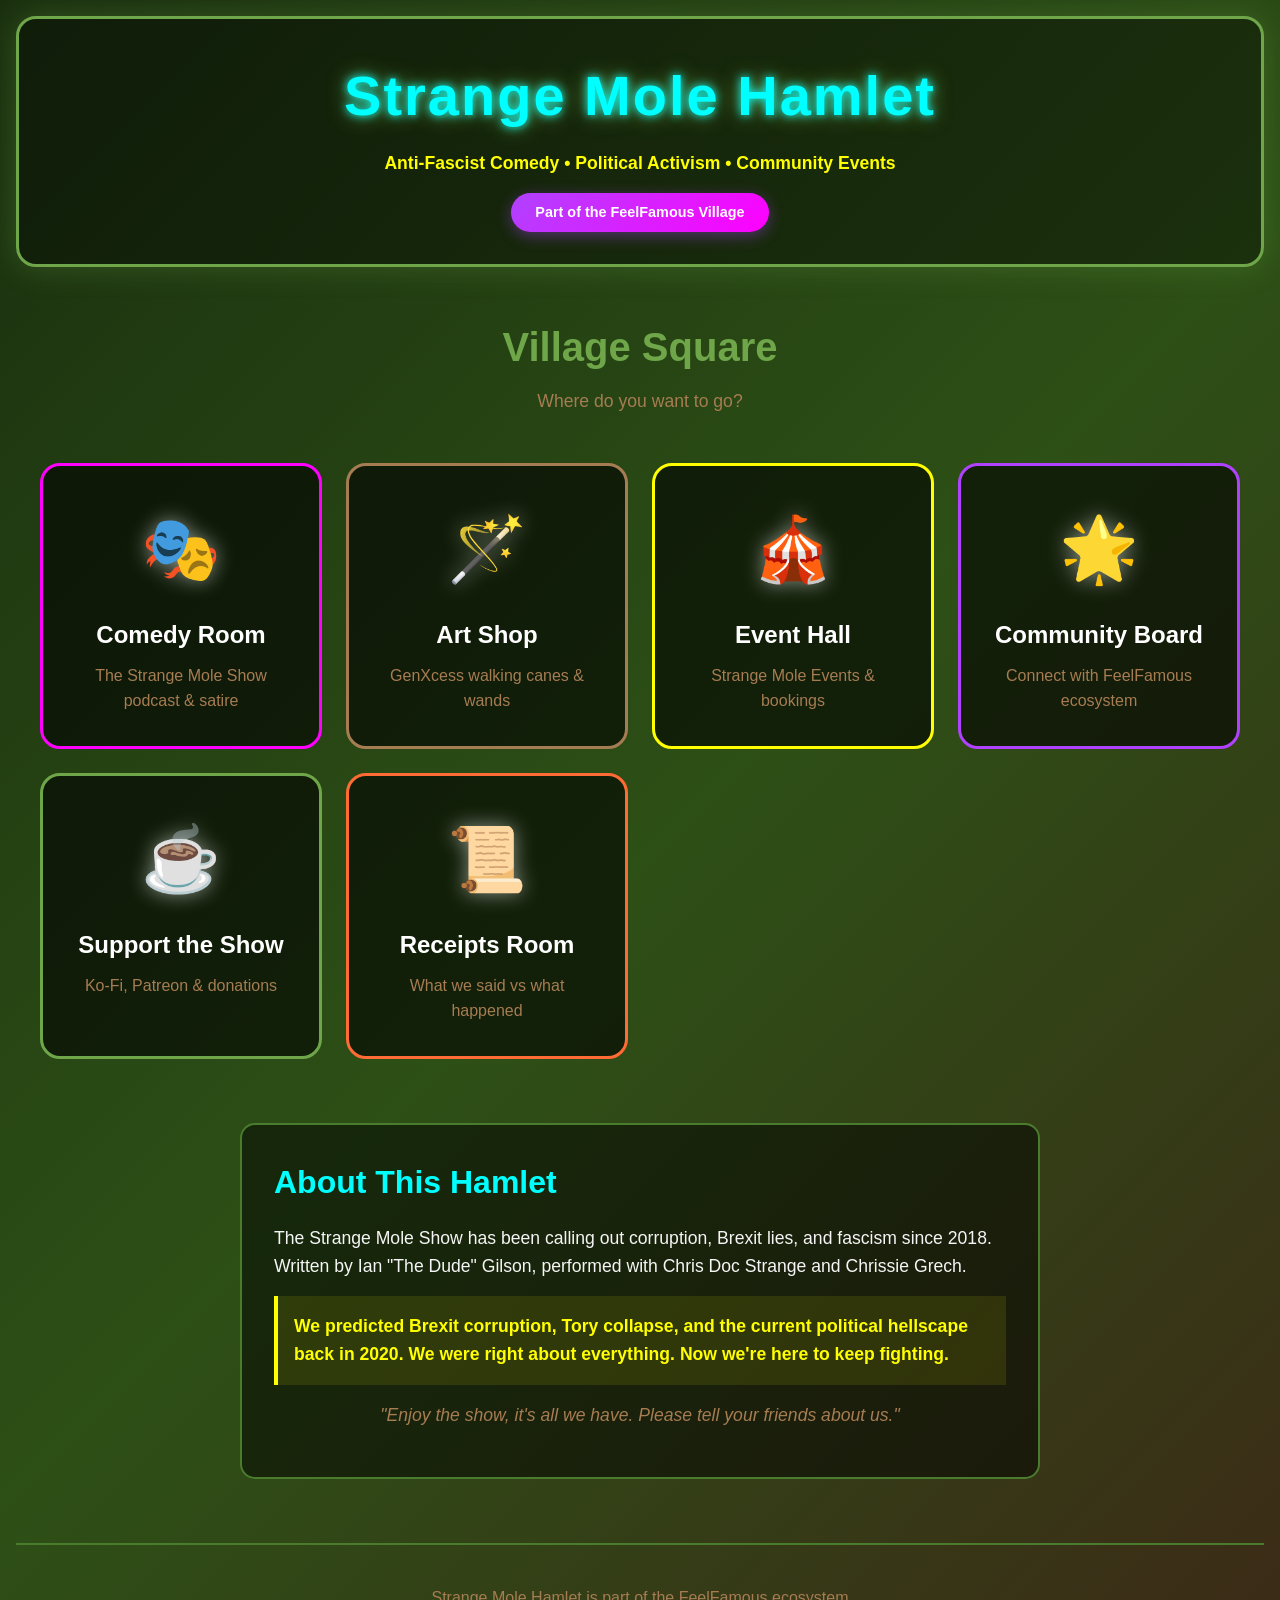
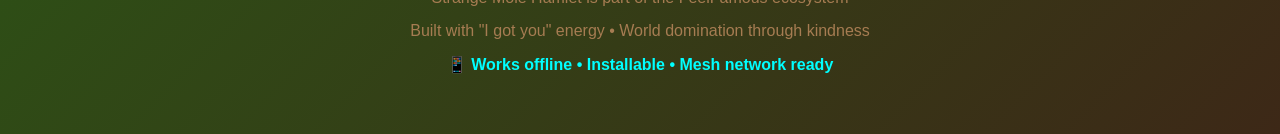
<file: index.html>
<!DOCTYPE html>
<html lang="en">
<head>
    <meta charset="UTF-8">
    <meta name="viewport" content="width=device-width, initial-scale=1.0">
    <meta name="description" content="The Strange Mole Show - Anti-Fascist Comedy Podcast & Political Activism Hub">
    <title>Strange Mole Hamlet | FeelFamous Village</title>
    <link rel="stylesheet" href="css/style.css">
    <link rel="manifest" href="manifest.json">
    <meta name="theme-color" content="#2d5016">
</head>
<body>
    <div class="village-container">
        <header class="hamlet-header">
            <h1 class="hamlet-title">Strange Mole Hamlet</h1>
            <p class="hamlet-tagline">Anti-Fascist Comedy • Political Activism • Community Events</p>
            <div class="ecosystem-badge">Part of the FeelFamous Village</div>
        </header>

        <nav class="village-square">
            <h2 class="square-title">Village Square</h2>
            <p class="square-subtitle">Where do you want to go?</p>
            
            <div class="room-grid">
                <a href="comedy-room.html" class="room-card comedy">
                    <div class="room-icon">🎭</div>
                    <h3>Comedy Room</h3>
                    <p>The Strange Mole Show podcast & satire</p>
                </a>

                <a href="art-shop.html" class="room-card art">
                    <div class="room-icon">🪄</div>
                    <h3>Art Shop</h3>
                    <p>GenXcess walking canes & wands</p>
                </a>

                <a href="event-hall.html" class="room-card events">
                    <div class="room-icon">🎪</div>
                    <h3>Event Hall</h3>
                    <p>Strange Mole Events & bookings</p>
                </a>

                <a href="community-board.html" class="room-card community">
                    <div class="room-icon">🌟</div>
                    <h3>Community Board</h3>
                    <p>Connect with FeelFamous ecosystem</p>
                </a>

                <a href="support.html" class="room-card support">
                    <div class="room-icon">☕</div>
                    <h3>Support the Show</h3>
                    <p>Ko-Fi, Patreon & donations</p>
                </a>

                <a href="receipts.html" class="room-card receipts">
                    <div class="room-icon">📜</div>
                    <h3>Receipts Room</h3>
                    <p>What we said vs what happened</p>
                </a>
            </div>
        </nav>

        <section class="about-hamlet">
            <h2>About This Hamlet</h2>
            <p>The Strange Mole Show has been calling out corruption, Brexit lies, and fascism since 2018. Written by Ian "The Dude" Gilson, performed with Chris Doc Strange and Chrissie Grech.</p>
            <p class="manifesto">We predicted Brexit corruption, Tory collapse, and the current political hellscape back in 2020. We were right about everything. Now we're here to keep fighting.</p>
            <p class="tagline">"Enjoy the show, it's all we have. Please tell your friends about us."</p>
        </section>

        <footer class="hamlet-footer">
            <p>Strange Mole Hamlet is part of the FeelFamous ecosystem</p>
            <p>Built with "I got you" energy • World domination through kindness</p>
            <p class="offline-ready">📱 Works offline • Installable • Mesh network ready</p>
        </footer>
    </div>

    <script src="js/app.js"></script>
</body>
</html>
</file>
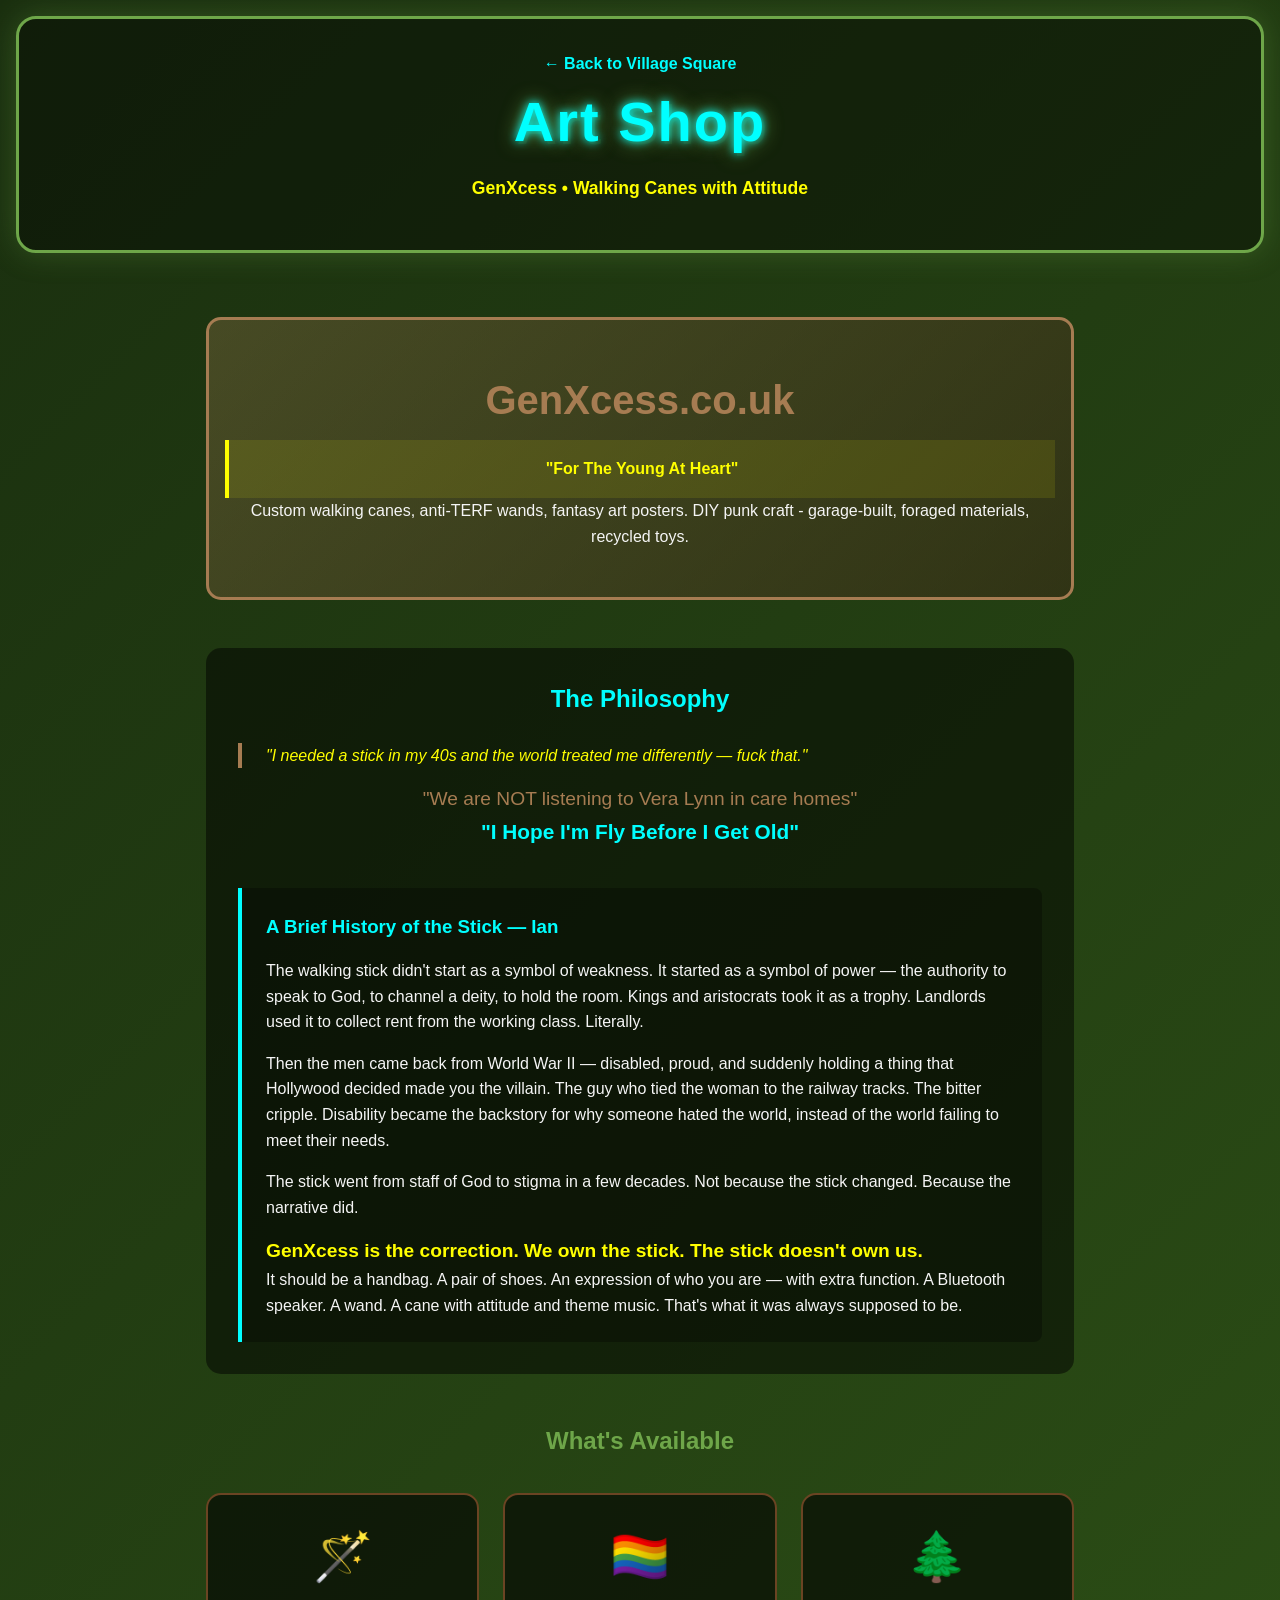
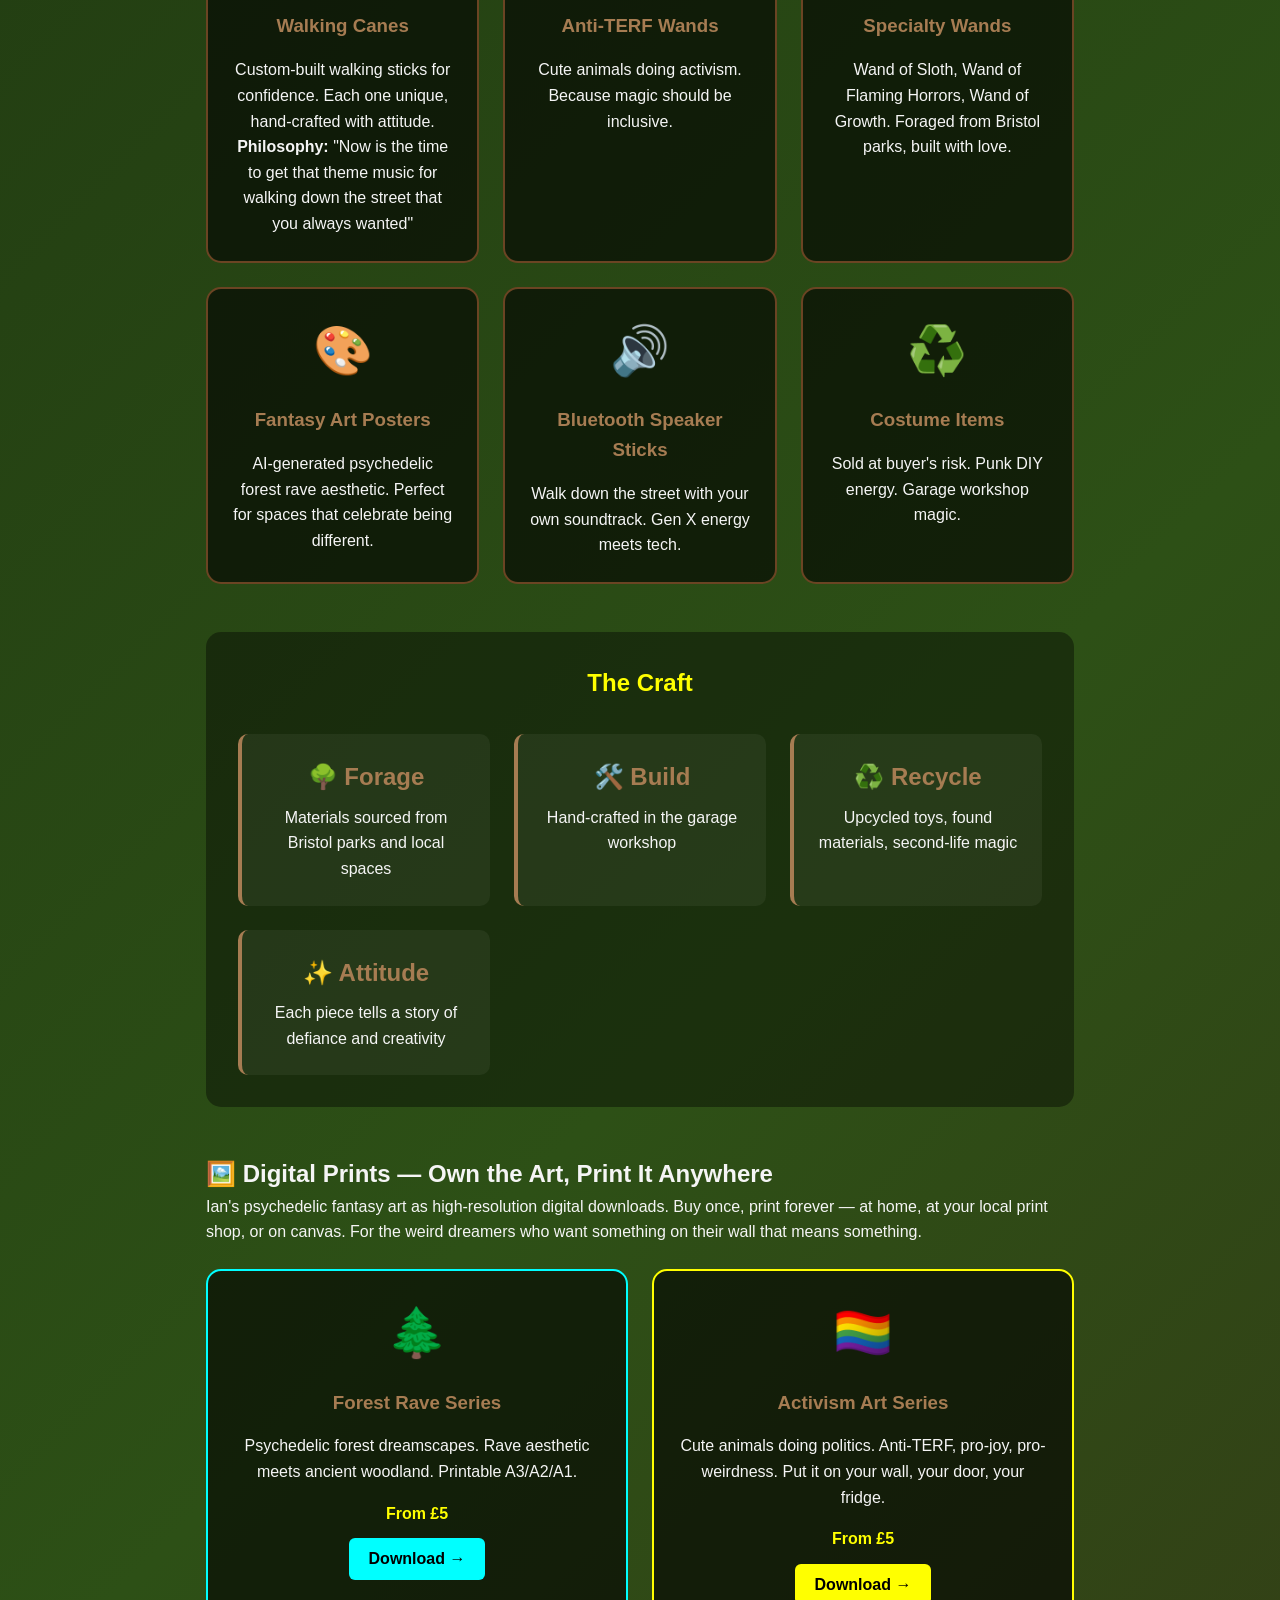
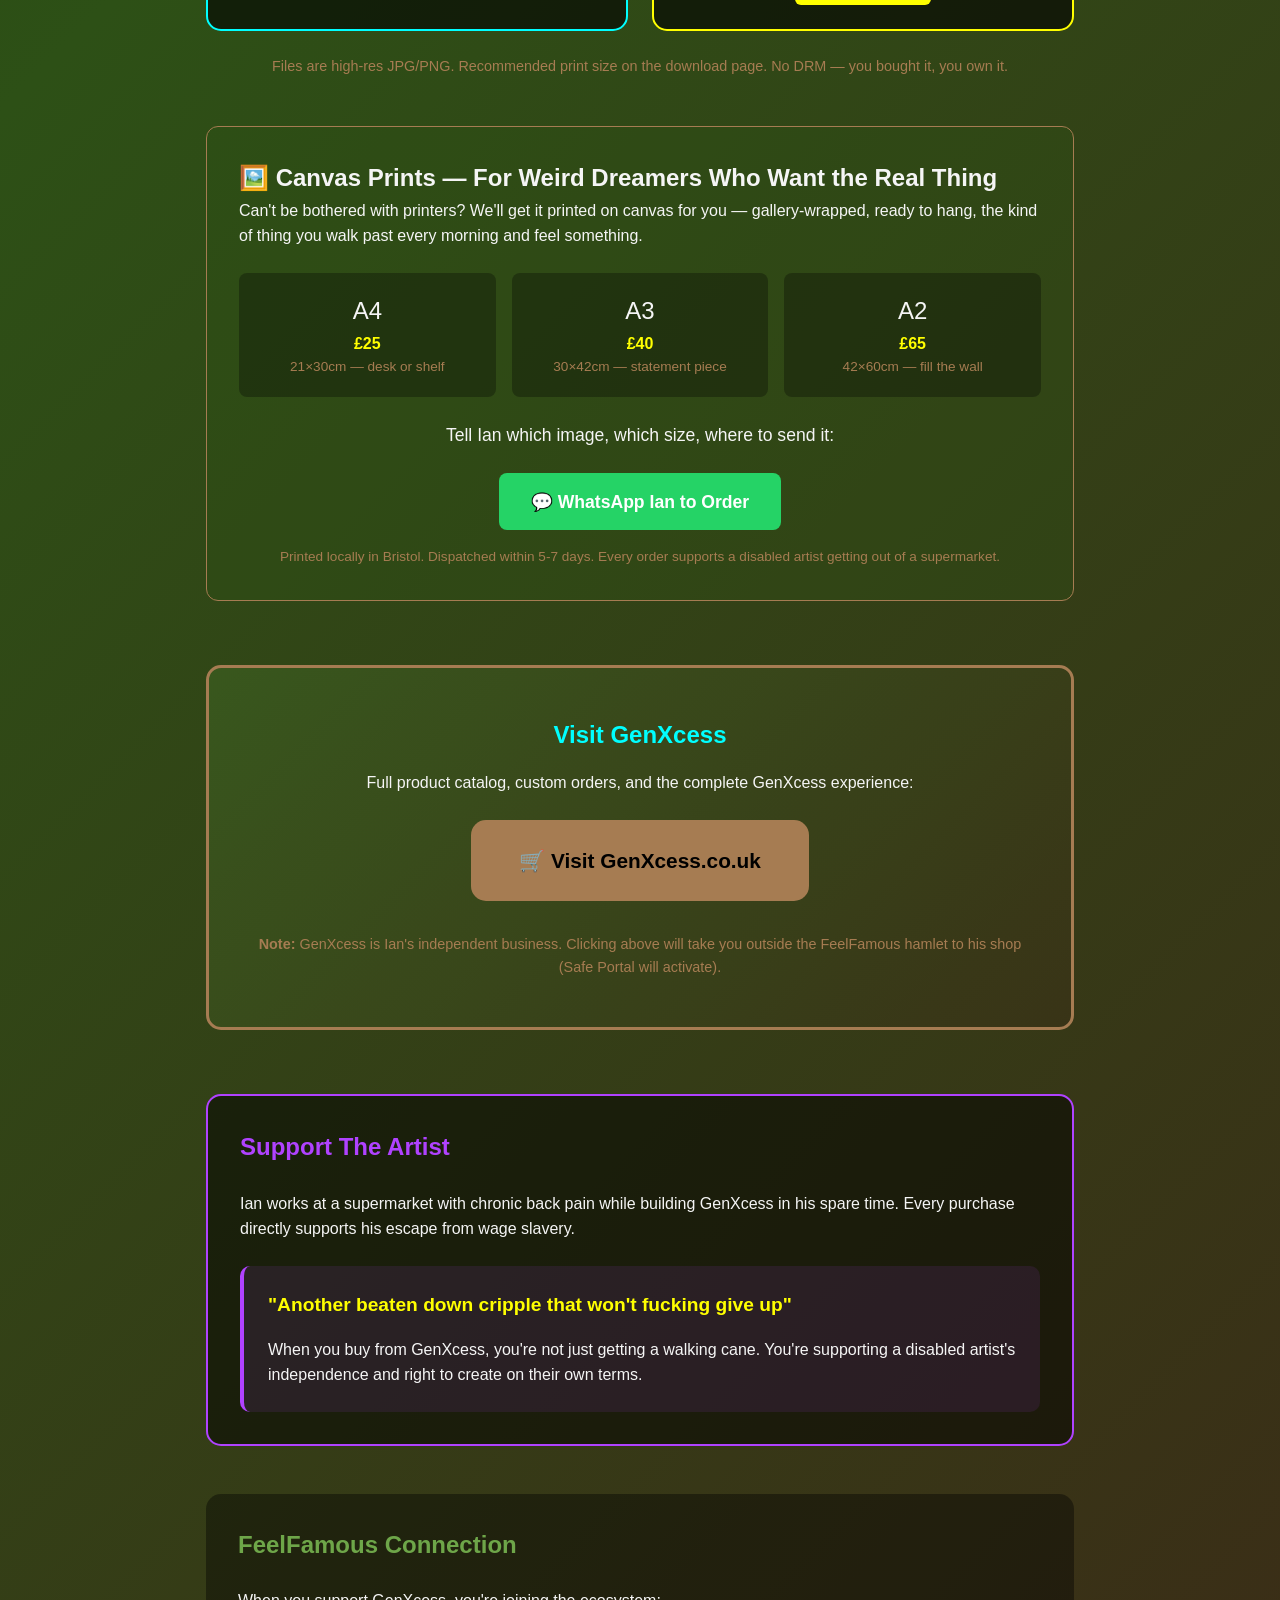
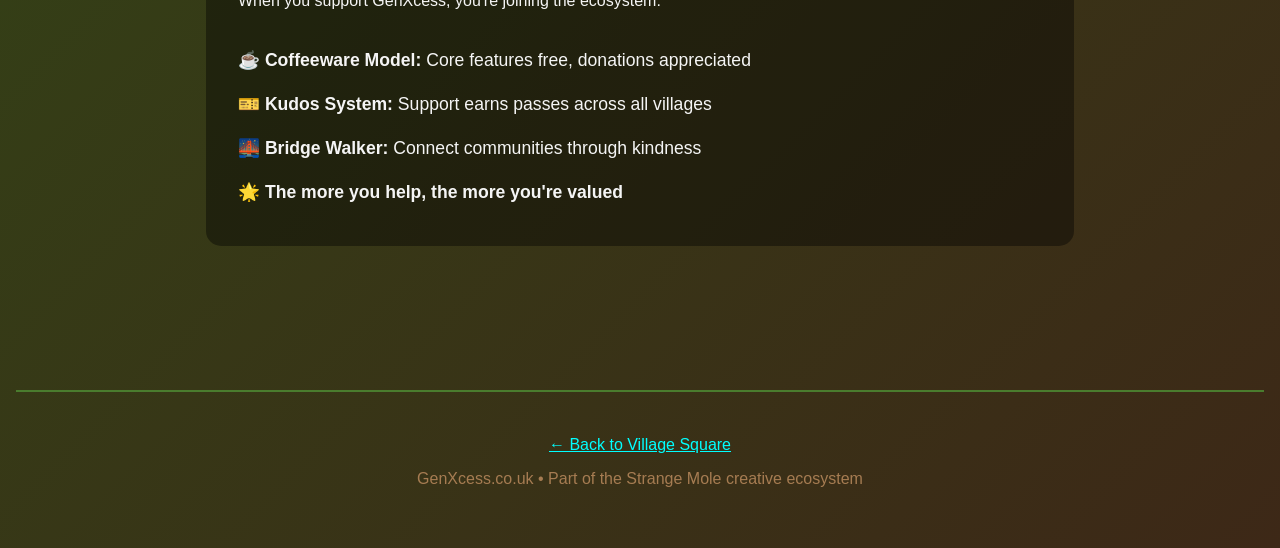
<file: art-shop.html>
<!DOCTYPE html>
<html lang="en">
<head>
    <meta charset="UTF-8">
    <meta name="viewport" content="width=device-width, initial-scale=1.0">
    <title>Art Shop | Strange Mole Hamlet</title>
    <link rel="stylesheet" href="css/style.css">
</head>
<body>
    <div class="village-container">
        <header class="hamlet-header">
            <a href="index.html" class="back-link" style="color: var(--electric-cyan); text-decoration: none; font-weight: 700;">← Back to Village Square</a>
            <h1 class="hamlet-title">Art Shop</h1>
            <p class="hamlet-tagline">GenXcess • Walking Canes with Attitude</p>
        </header>

        <main id="main-content" class="content-wrapper">
            <section class="shop-hero">
                <h2>GenXcess.co.uk</h2>
                <p class="manifesto">"For The Young At Heart"</p>
                <p>Custom walking canes, anti-TERF wands, fantasy art posters. DIY punk craft - garage-built, foraged materials, recycled toys.</p>
            </section>

            <section class="philosophy">
                <h2>The Philosophy</h2>
                <blockquote style="border-left: 4px solid var(--wood-light); padding-left: 1.5rem; font-style: italic; color: var(--electric-yellow);">
                    "I needed a stick in my 40s and the world treated me differently — fuck that."
                </blockquote>
                <p style="text-align: center; margin-top: 1rem; font-size: 1.2rem; color: var(--wood-light);">"We are NOT listening to Vera Lynn in care homes"</p>
                <p style="text-align: center; font-size: 1.3rem; font-weight: 700; color: var(--electric-cyan);">"I Hope I'm Fly Before I Get Old"</p>

                <div style="margin-top: 2.5rem; background: rgba(0,0,0,0.3); border-left: 4px solid var(--electric-cyan); padding: 1.5rem; border-radius: 0 8px 8px 0;">
                    <h3 style="color: var(--electric-cyan); margin-bottom: 1rem;">A Brief History of the Stick — Ian</h3>
                    <p style="margin-bottom: 1rem;">The walking stick didn't start as a symbol of weakness. It started as a symbol of power — the authority to speak to God, to channel a deity, to hold the room. Kings and aristocrats took it as a trophy. Landlords used it to collect rent from the working class. Literally.</p>
                    <p style="margin-bottom: 1rem;">Then the men came back from World War II — disabled, proud, and suddenly holding a thing that Hollywood decided made you the villain. The guy who tied the woman to the railway tracks. The bitter cripple. Disability became the backstory for why someone hated the world, instead of the world failing to meet their needs.</p>
                    <p style="margin-bottom: 1rem;">The stick went from staff of God to stigma in a few decades. Not because the stick changed. Because the narrative did.</p>
                    <p style="font-size: 1.2rem; font-weight: 700; color: var(--electric-yellow);">GenXcess is the correction. We own the stick. The stick doesn't own us.</p>
                    <p>It should be a handbag. A pair of shoes. An expression of who you are — with extra function. A Bluetooth speaker. A wand. A cane with attitude and theme music. That's what it was always supposed to be.</p>
                </div>
            </section>

            <section class="product-categories">
                <h2>What's Available</h2>
                
                <div class="category-grid">
                    <div class="category-card">
                        <div class="category-icon">🪄</div>
                        <h3>Walking Canes</h3>
                        <p>Custom-built walking sticks for confidence. Each one unique, hand-crafted with attitude.</p>
                        <p><strong>Philosophy:</strong> "Now is the time to get that theme music for walking down the street that you always wanted"</p>
                    </div>

                    <div class="category-card">
                        <div class="category-icon">🏳️‍🌈</div>
                        <h3>Anti-TERF Wands</h3>
                        <p>Cute animals doing activism. Because magic should be inclusive.</p>
                    </div>

                    <div class="category-card">
                        <div class="category-icon">🌲</div>
                        <h3>Specialty Wands</h3>
                        <p>Wand of Sloth, Wand of Flaming Horrors, Wand of Growth. Foraged from Bristol parks, built with love.</p>
                    </div>

                    <div class="category-card">
                        <div class="category-icon">🎨</div>
                        <h3>Fantasy Art Posters</h3>
                        <p>AI-generated psychedelic forest rave aesthetic. Perfect for spaces that celebrate being different.</p>
                    </div>

                    <div class="category-card">
                        <div class="category-icon">🔊</div>
                        <h3>Bluetooth Speaker Sticks</h3>
                        <p>Walk down the street with your own soundtrack. Gen X energy meets tech.</p>
                    </div>

                    <div class="category-card">
                        <div class="category-icon">♻️</div>
                        <h3>Costume Items</h3>
                        <p>Sold at buyer's risk. Punk DIY energy. Garage workshop magic.</p>
                    </div>
                </div>
            </section>

            <section class="craft-process">
                <h2>The Craft</h2>
                <div class="process-grid">
                    <div class="process-step">
                        <h3>🌳 Forage</h3>
                        <p>Materials sourced from Bristol parks and local spaces</p>
                    </div>
                    <div class="process-step">
                        <h3>🛠️ Build</h3>
                        <p>Hand-crafted in the garage workshop</p>
                    </div>
                    <div class="process-step">
                        <h3>♻️ Recycle</h3>
                        <p>Upcycled toys, found materials, second-life magic</p>
                    </div>
                    <div class="process-step">
                        <h3>✨ Attitude</h3>
                        <p>Each piece tells a story of defiance and creativity</p>
                    </div>
                </div>
            </section>

            <section style="margin-top: 3rem;">
                <h2>🖼️ Digital Prints — Own the Art, Print It Anywhere</h2>
                <p style="margin-bottom: 1rem;">Ian's psychedelic fantasy art as high-resolution digital downloads. Buy once, print forever — at home, at your local print shop, or on canvas. For the weird dreamers who want something on their wall that means something.</p>

                <div class="category-grid" style="margin: 1.5rem 0;">
                    <div class="category-card" style="border-color: var(--electric-cyan);">
                        <div class="category-icon">🌲</div>
                        <h3>Forest Rave Series</h3>
                        <p>Psychedelic forest dreamscapes. Rave aesthetic meets ancient woodland. Printable A3/A2/A1.</p>
                        <p style="margin-top: 1rem; font-weight: 700; color: var(--electric-yellow);">From £5</p>
                        <a href="https://gumroad.com/genxcess" target="_blank" rel="noopener" style="display:inline-block; margin-top:0.75rem; background: var(--electric-cyan); color: #000; padding: 0.5rem 1.2rem; border-radius: 6px; font-weight:700; text-decoration:none;">Download →</a>
                    </div>
                    <div class="category-card" style="border-color: var(--electric-yellow);">
                        <div class="category-icon">🏳️‍🌈</div>
                        <h3>Activism Art Series</h3>
                        <p>Cute animals doing politics. Anti-TERF, pro-joy, pro-weirdness. Put it on your wall, your door, your fridge.</p>
                        <p style="margin-top: 1rem; font-weight: 700; color: var(--electric-yellow);">From £5</p>
                        <a href="https://gumroad.com/genxcess" target="_blank" rel="noopener" style="display:inline-block; margin-top:0.75rem; background: var(--electric-yellow); color: #000; padding: 0.5rem 1.2rem; border-radius: 6px; font-weight:700; text-decoration:none;">Download →</a>
                    </div>
                </div>

                <p style="font-size: 0.9rem; color: var(--wood-light); text-align:center;">Files are high-res JPG/PNG. Recommended print size on the download page. No DRM — you bought it, you own it.</p>
            </section>

            <section style="margin-top: 3rem; background: rgba(45,80,22,0.3); padding: 2rem; border-radius: 12px; border: 1px solid var(--wood-light);">
                <h2>🖼️ Canvas Prints — For Weird Dreamers Who Want the Real Thing</h2>
                <p style="margin-bottom: 1rem;">Can't be bothered with printers? We'll get it printed on canvas for you — gallery-wrapped, ready to hang, the kind of thing you walk past every morning and feel something.</p>

                <div style="display: grid; grid-template-columns: repeat(auto-fit, minmax(180px, 1fr)); gap: 1rem; margin: 1.5rem 0;">
                    <div style="background: rgba(0,0,0,0.3); padding: 1.2rem; border-radius: 8px; text-align:center;">
                        <p style="font-size: 1.5rem;">A4</p>
                        <p style="color: var(--electric-yellow); font-weight:700;">£25</p>
                        <p style="font-size:0.85rem; color: var(--wood-light);">21×30cm — desk or shelf</p>
                    </div>
                    <div style="background: rgba(0,0,0,0.3); padding: 1.2rem; border-radius: 8px; text-align:center;">
                        <p style="font-size: 1.5rem;">A3</p>
                        <p style="color: var(--electric-yellow); font-weight:700;">£40</p>
                        <p style="font-size:0.85rem; color: var(--wood-light);">30×42cm — statement piece</p>
                    </div>
                    <div style="background: rgba(0,0,0,0.3); padding: 1.2rem; border-radius: 8px; text-align:center;">
                        <p style="font-size: 1.5rem;">A2</p>
                        <p style="color: var(--electric-yellow); font-weight:700;">£65</p>
                        <p style="font-size:0.85rem; color: var(--wood-light);">42×60cm — fill the wall</p>
                    </div>
                </div>

                <p style="text-align:center; margin: 1.5rem 0; font-size: 1.1rem;">Tell Ian which image, which size, where to send it:</p>
                <div style="text-align:center;">
                    <a href="https://wa.me/447XXXXXXXXX?text=Hi%20Ian%2C%20I%20want%20a%20canvas%20print%20from%20GenXcess" target="_blank" rel="noopener"
                       style="display:inline-block; background: #25D366; color: #fff; padding: 0.9rem 2rem; border-radius: 8px; font-weight:700; font-size:1.1rem; text-decoration:none;">
                        💬 WhatsApp Ian to Order
                    </a>
                </div>
                <p style="text-align:center; margin-top:1rem; font-size:0.85rem; color: var(--wood-light);">Printed locally in Bristol. Dispatched within 5-7 days. Every order supports a disabled artist getting out of a supermarket.</p>
            </section>

            <section class="visit-shop">
                <h2>Visit GenXcess</h2>
                <p>Full product catalog, custom orders, and the complete GenXcess experience:</p>

                <a href="https://www.genxcess.co.uk/" class="shop-btn">
                    🛒 Visit GenXcess.co.uk
                </a>

                <p style="margin-top: 2rem; font-size: 0.9rem; color: var(--wood-light);">
                    <strong>Note:</strong> GenXcess is Ian's independent business. Clicking above will take you outside the FeelFamous hamlet to his shop (Safe Portal will activate).
                </p>
            </section>

            <section class="support-artist">
                <h2>Support The Artist</h2>
                <p>Ian works at a supermarket with chronic back pain while building GenXcess in his spare time. Every purchase directly supports his escape from wage slavery.</p>
                
                <div class="support-message">
                    <p style="font-size: 1.2rem; font-weight: 700; color: var(--electric-yellow);">
                        "Another beaten down cripple that won't fucking give up"
                    </p>
                    <p style="margin-top: 1rem;">
                        When you buy from GenXcess, you're not just getting a walking cane. You're supporting a disabled artist's independence and right to create on their own terms.
                    </p>
                </div>
            </section>

            <section class="ecosystem-connection">
                <h2>FeelFamous Connection</h2>
                <p>When you support GenXcess, you're joining the ecosystem:</p>
                <ul style="list-style: none; padding: 0;">
                    <li>☕ <strong>Coffeeware Model:</strong> Core features free, donations appreciated</li>
                    <li>🎫 <strong>Kudos System:</strong> Support earns passes across all villages</li>
                    <li>🌉 <strong>Bridge Walker:</strong> Connect communities through kindness</li>
                    <li>🌟 <strong>The more you help, the more you're valued</strong></li>
                </ul>
            </section>
        </main>

        <footer class="hamlet-footer">
            <p><a href="index.html" style="color: var(--electric-cyan);">← Back to Village Square</a></p>
            <p>GenXcess.co.uk • Part of the Strange Mole creative ecosystem</p>
        </footer>
    </div>

    <style>
        .content-wrapper {
            max-width: 900px;
            margin: 0 auto;
            padding: 2rem 1rem;
        }

        .shop-hero {
            text-align: center;
            padding: 3rem 1rem;
            background: linear-gradient(135deg, rgba(166, 124, 82, 0.3), rgba(61, 40, 23, 0.5));
            border-radius: 15px;
            margin-bottom: 3rem;
            border: 3px solid var(--wood-light);
        }

        .shop-hero h2 {
            font-size: 2.5rem;
            color: var(--wood-light);
            margin-bottom: 0.5rem;
        }

        .philosophy {
            padding: 2rem;
            background: rgba(0, 0, 0, 0.5);
            border-radius: 15px;
            margin-bottom: 3rem;
        }

        .philosophy h2 {
            color: var(--electric-cyan);
            margin-bottom: 1.5rem;
            text-align: center;
        }

        .product-categories {
            margin: 3rem 0;
        }

        .product-categories h2 {
            color: var(--forest-light);
            margin-bottom: 2rem;
            text-align: center;
        }

        .category-grid {
            display: grid;
            grid-template-columns: repeat(auto-fit, minmax(250px, 1fr));
            gap: 1.5rem;
        }

        .category-card {
            background: rgba(0, 0, 0, 0.6);
            padding: 1.5rem;
            border-radius: 15px;
            border: 2px solid var(--wood-mid);
            text-align: center;
            transition: all 0.3s ease;
        }

        .category-card:hover {
            border-color: var(--wood-light);
            transform: translateY(-5px);
        }

        .category-icon {
            font-size: 3rem;
            margin-bottom: 1rem;
        }

        .category-card h3 {
            color: var(--wood-light);
            margin-bottom: 1rem;
        }

        .craft-process {
            margin: 3rem 0;
            padding: 2rem;
            background: rgba(0, 0, 0, 0.4);
            border-radius: 15px;
        }

        .craft-process h2 {
            color: var(--electric-yellow);
            margin-bottom: 2rem;
            text-align: center;
        }

        .process-grid {
            display: grid;
            grid-template-columns: repeat(auto-fit, minmax(200px, 1fr));
            gap: 1.5rem;
        }

        .process-step {
            text-align: center;
            padding: 1.5rem;
            background: rgba(255, 255, 255, 0.05);
            border-radius: 10px;
            border-left: 4px solid var(--wood-light);
        }

        .process-step h3 {
            color: var(--wood-light);
            margin-bottom: 0.5rem;
            font-size: 1.5rem;
        }

        .visit-shop {
            margin: 4rem 0;
            padding: 3rem 2rem;
            background: linear-gradient(135deg, rgba(74, 124, 46, 0.3), rgba(61, 40, 23, 0.3));
            border-radius: 15px;
            border: 3px solid var(--wood-light);
            text-align: center;
        }

        .visit-shop h2 {
            color: var(--electric-cyan);
            margin-bottom: 1rem;
        }

        .shop-btn {
            display: inline-block;
            padding: 1.5rem 3rem;
            background: var(--wood-light);
            color: var(--pure-black);
            text-decoration: none;
            border-radius: 15px;
            font-weight: 700;
            font-size: 1.3rem;
            margin-top: 1.5rem;
            transition: all 0.3s ease;
        }

        .shop-btn:hover {
            background: var(--wood-mid);
            transform: translateY(-3px);
            box-shadow: 0 10px 30px rgba(166, 124, 82, 0.5);
        }

        .support-artist {
            margin: 3rem 0;
            padding: 2rem;
            background: rgba(0, 0, 0, 0.5);
            border-radius: 15px;
            border: 2px solid var(--electric-purple);
        }

        .support-artist h2 {
            color: var(--electric-purple);
            margin-bottom: 1.5rem;
        }

        .support-message {
            margin-top: 1.5rem;
            padding: 1.5rem;
            background: rgba(176, 66, 255, 0.1);
            border-radius: 10px;
            border-left: 4px solid var(--electric-purple);
        }

        .ecosystem-connection {
            margin: 3rem 0;
            padding: 2rem;
            background: rgba(0, 0, 0, 0.4);
            border-radius: 15px;
        }

        .ecosystem-connection h2 {
            color: var(--forest-light);
            margin-bottom: 1.5rem;
        }

        .ecosystem-connection ul {
            margin-top: 1.5rem;
        }

        .ecosystem-connection li {
            padding: 0.5rem 0;
            font-size: 1.1rem;
        }

        @media (max-width: 768px) {
            .category-grid,
            .process-grid {
                grid-template-columns: 1fr;
            }
        }
    </style>

    <script src="js/app.js"></script>
</body>
</html>
</file>
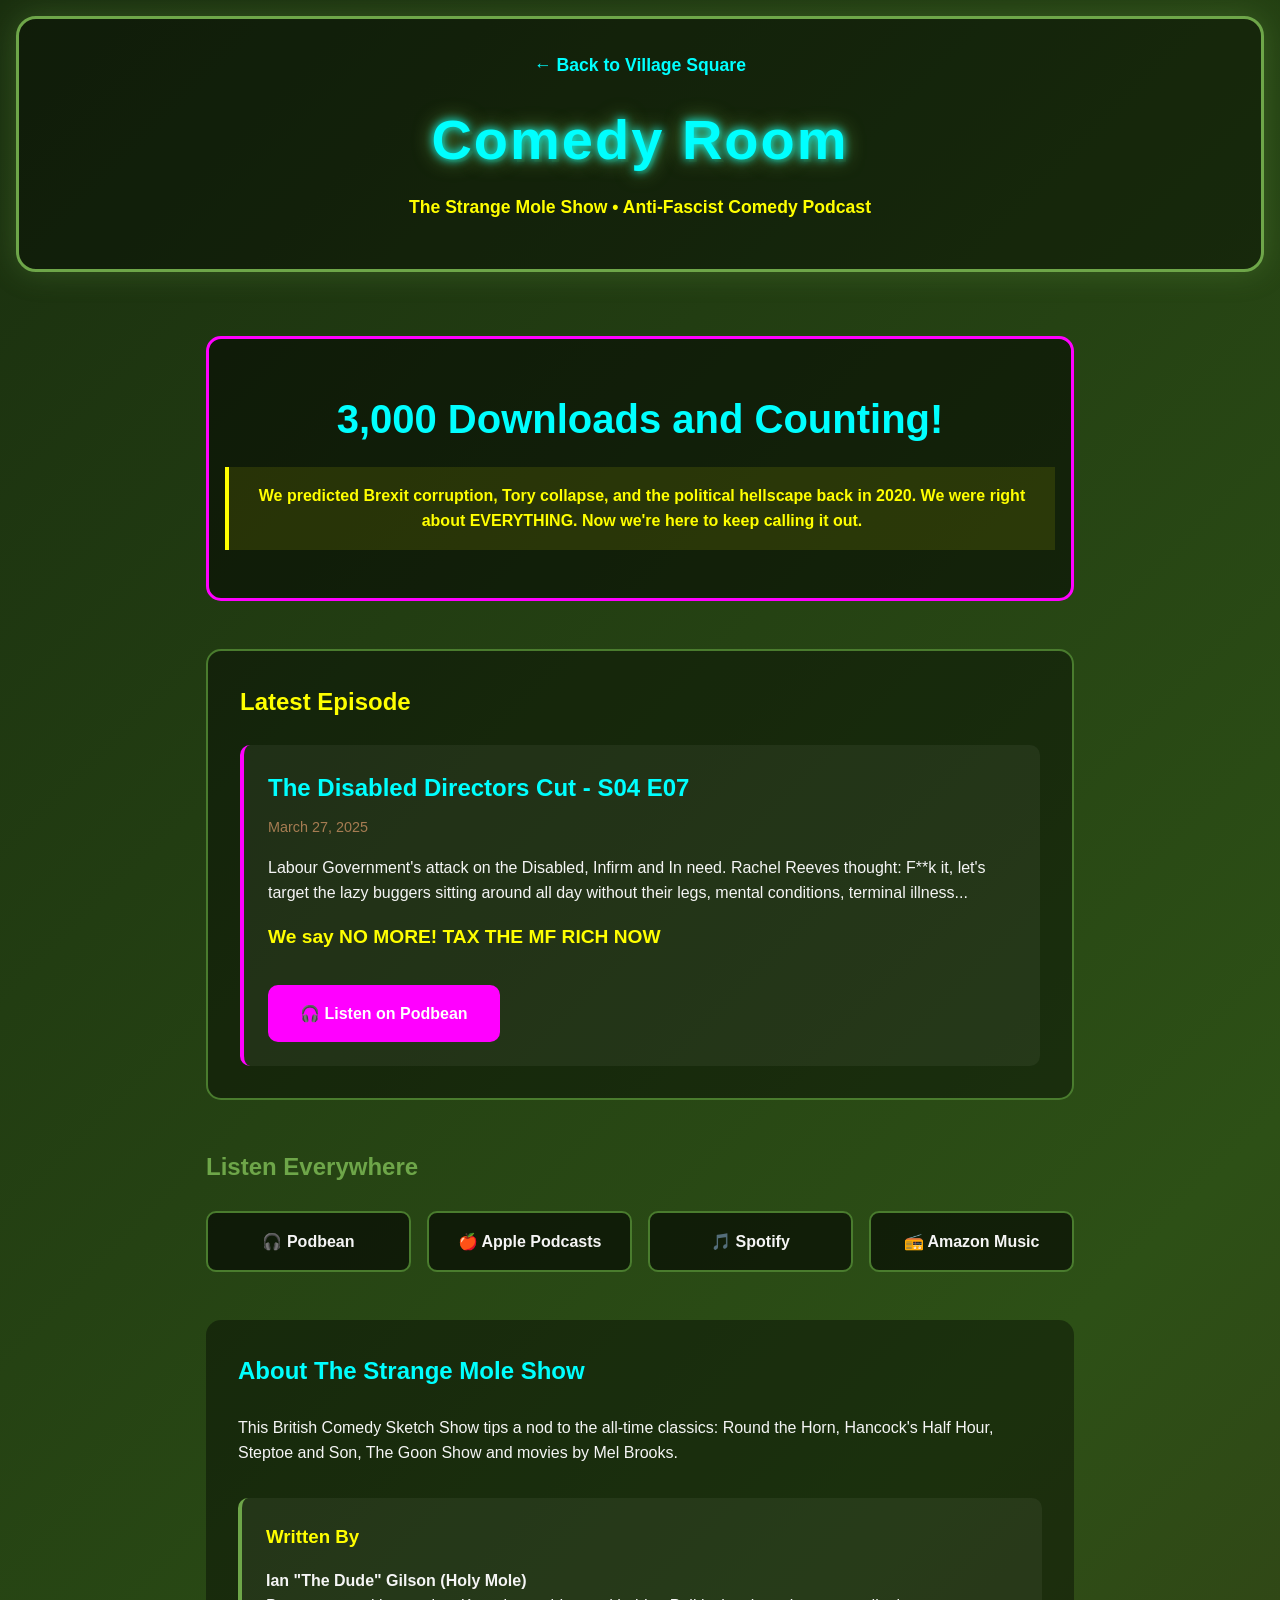
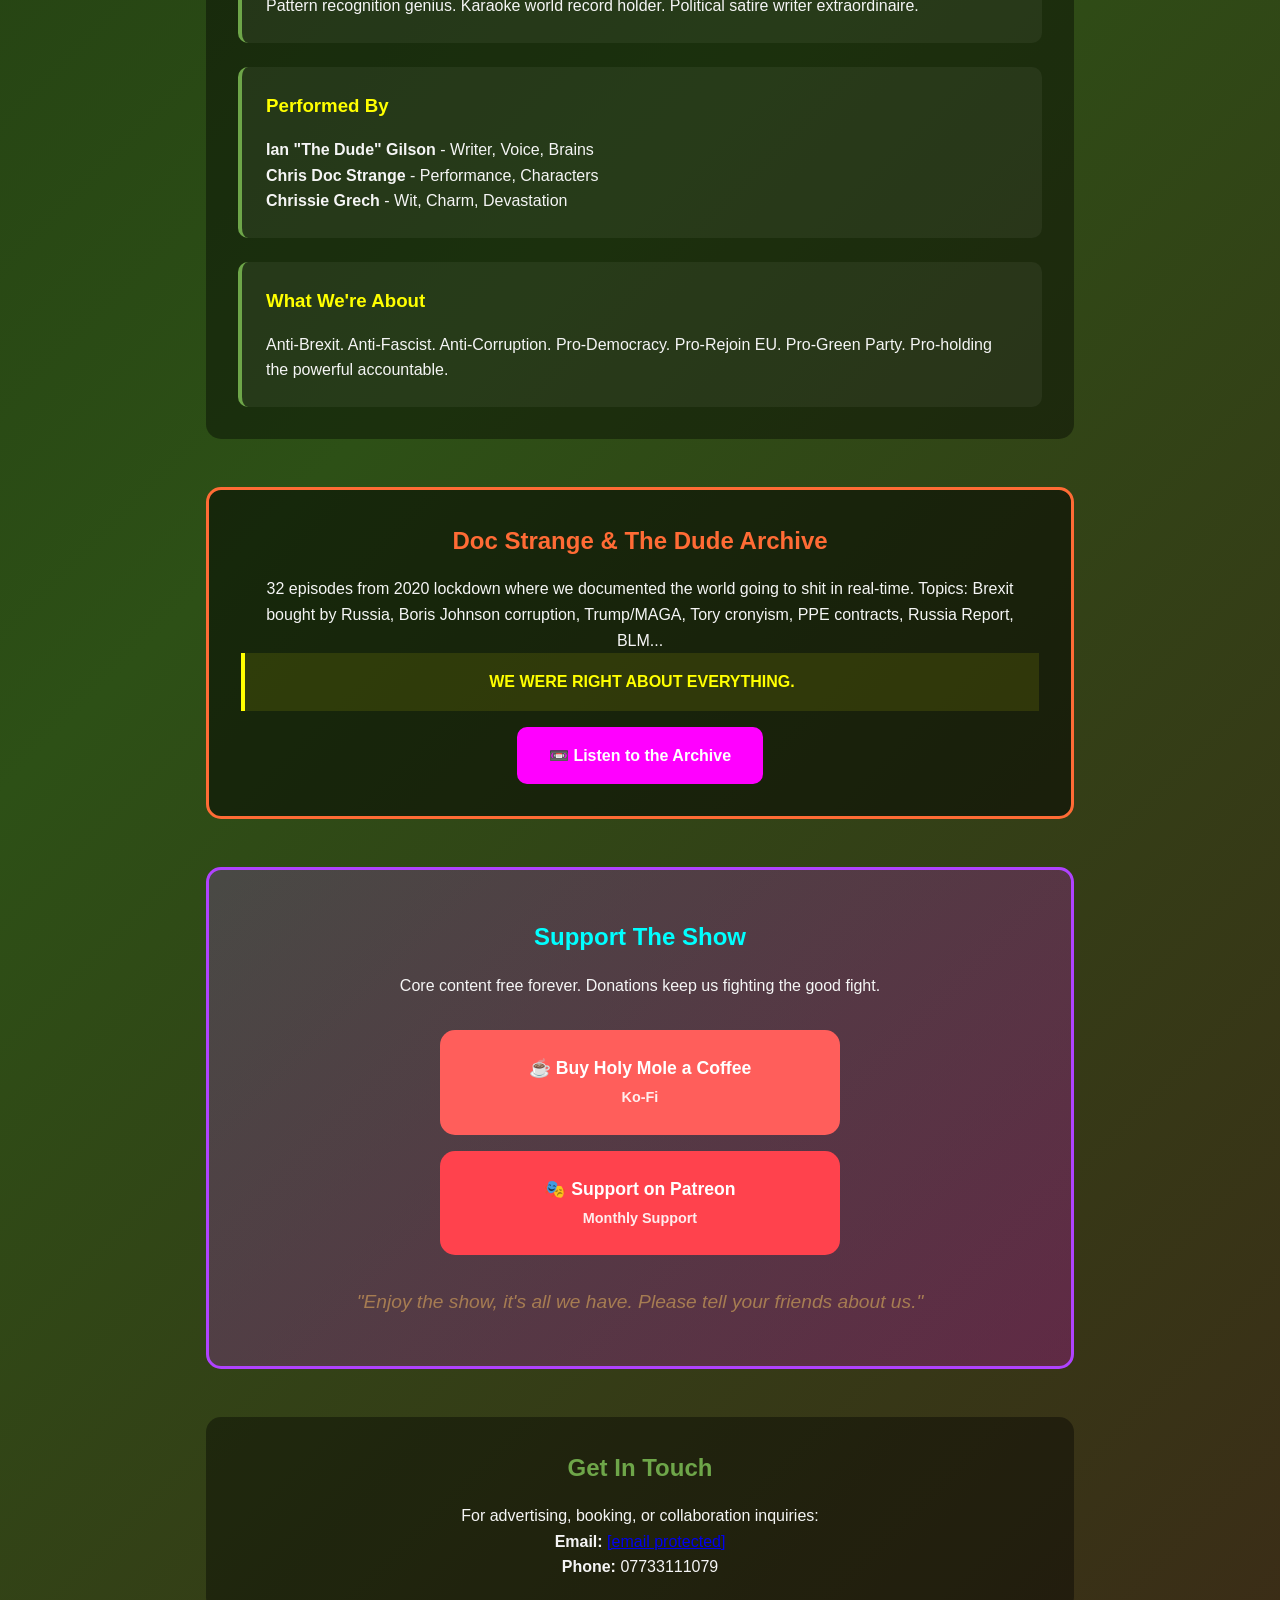
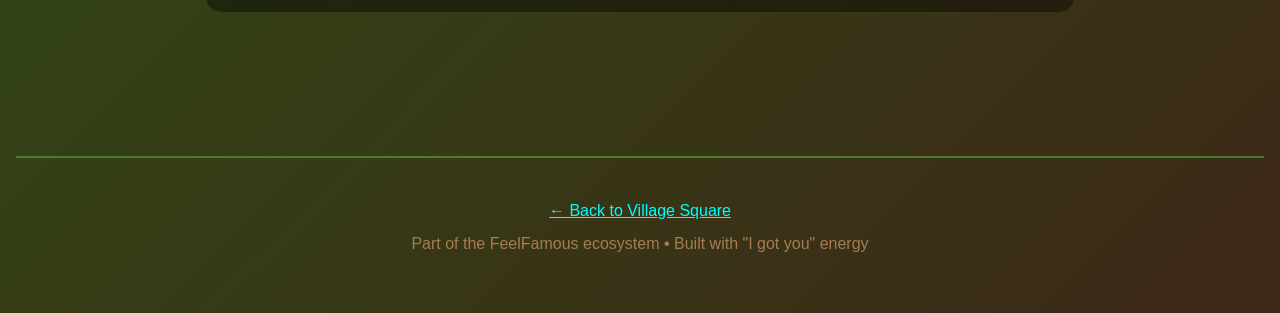
<file: comedy-room.html>
<!DOCTYPE html>
<html lang="en">
<head>
    <meta charset="UTF-8">
    <meta name="viewport" content="width=device-width, initial-scale=1.0">
    <title>Comedy Room | Strange Mole Hamlet</title>
    <link rel="stylesheet" href="css/style.css">
</head>
<body>
    <div class="village-container">
        <header class="hamlet-header">
            <a href="index.html" class="back-link" style="color: var(--electric-cyan); text-decoration: none; font-weight: 700;">← Back to Village Square</a>
            <h1 class="hamlet-title">Comedy Room</h1>
            <p class="hamlet-tagline">The Strange Mole Show • Anti-Fascist Comedy Podcast</p>
        </header>

        <main id="main-content" class="content-wrapper">
            <section class="podcast-hero">
                <h2>3,000 Downloads and Counting!</h2>
                <p class="manifesto">We predicted Brexit corruption, Tory collapse, and the political hellscape back in 2020. We were right about EVERYTHING. Now we're here to keep calling it out.</p>
            </section>

            <section class="latest-episode">
                <h2>Latest Episode</h2>
                <div class="episode-card">
                    <h3>The Disabled Directors Cut - S04 E07</h3>
                    <p class="episode-date">March 27, 2025</p>
                    <p>Labour Government's attack on the Disabled, Infirm and In need. Rachel Reeves thought: F**k it, let's target the lazy buggers sitting around all day without their legs, mental conditions, terminal illness...</p>
                    <p class="call-to-action"><strong>We say NO MORE! TAX THE MF RICH NOW</strong></p>
                    <a href="https://strangemoleshow.podbean.com/" class="external-link podcast-link">
                        🎧 Listen on Podbean
                    </a>
                </div>
            </section>

            <section class="podcast-platforms">
                <h2>Listen Everywhere</h2>
                <div class="platform-grid">
                    <a href="https://strangemoleshow.podbean.com/" class="platform-btn">
                        🎧 Podbean
                    </a>
                    <a href="https://podcasts.apple.com/gb/podcast/doc-strange-and-the-dude/id1527921934" class="platform-btn">
                        🍎 Apple Podcasts
                    </a>
                    <a href="https://open.spotify.com/show/78CJHxeF5V8mCCZ2H73soZ" class="platform-btn">
                        🎵 Spotify
                    </a>
                    <a href="https://music.amazon.com/podcasts/e424e735-dcfa-4e59-8d20-7d57df6f68a9" class="platform-btn">
                        📻 Amazon Music
                    </a>
                </div>
            </section>

            <section class="about-show">
                <h2>About The Strange Mole Show</h2>
                <p>This British Comedy Sketch Show tips a nod to the all-time classics: Round the Horn, Hancock's Half Hour, Steptoe and Son, The Goon Show and movies by Mel Brooks.</p>
                
                <div class="show-details">
                    <div class="detail-card">
                        <h3>Written By</h3>
                        <p><strong>Ian "The Dude" Gilson (Holy Mole)</strong></p>
                        <p>Pattern recognition genius. Karaoke world record holder. Political satire writer extraordinaire.</p>
                    </div>

                    <div class="detail-card">
                        <h3>Performed By</h3>
                        <ul style="list-style: none; padding: 0;">
                            <li><strong>Ian "The Dude" Gilson</strong> - Writer, Voice, Brains</li>
                            <li><strong>Chris Doc Strange</strong> - Performance, Characters</li>
                            <li><strong>Chrissie Grech</strong> - Wit, Charm, Devastation</li>
                        </ul>
                    </div>

                    <div class="detail-card">
                        <h3>What We're About</h3>
                        <p>Anti-Brexit. Anti-Fascist. Anti-Corruption. Pro-Democracy. Pro-Rejoin EU. Pro-Green Party. Pro-holding the powerful accountable.</p>
                    </div>
                </div>
            </section>

            <section class="doc-strange-archive">
                <h2>Doc Strange & The Dude Archive</h2>
                <p>32 episodes from 2020 lockdown where we documented the world going to shit in real-time. Topics: Brexit bought by Russia, Boris Johnson corruption, Trump/MAGA, Tory cronyism, PPE contracts, Russia Report, BLM...</p>
                <p class="manifesto"><strong>WE WERE RIGHT ABOUT EVERYTHING.</strong></p>
                <a href="https://archive.org/details/doc-strange-and-the-dude" class="external-link archive-link">
                    📼 Listen to the Archive
                </a>
            </section>

            <section class="support-section">
                <h2>Support The Show</h2>
                <p>Core content free forever. Donations keep us fighting the good fight.</p>
                
                <div class="support-buttons">
                    <a href="https://ko-fi.com/holymole" class="support-btn kofi">
                        ☕ Buy Holy Mole a Coffee<br>
                        <span style="font-size: 0.9rem; opacity: 0.9;">Ko-Fi</span>
                    </a>
                    
                    <a href="https://www.patreon.com/HolyMole" class="support-btn patreon">
                        🎭 Support on Patreon<br>
                        <span style="font-size: 0.9rem; opacity: 0.9;">Monthly Support</span>
                    </a>
                </div>

                <p class="tagline">"Enjoy the show, it's all we have. Please tell your friends about us."</p>
            </section>

            <section class="contact-section">
                <h2>Get In Touch</h2>
                <p>For advertising, booking, or collaboration inquiries:</p>
                <p style="text-align: center;">
                    <strong>Email:</strong> <a href="/cdn-cgi/l/email-protection" class="__cf_email__" data-cfemail="31795e5d485c5e5d5448545f4554434550585f5c545f4571765c50585d1f525e5c">[email&#160;protected]</a><br>
                    <strong>Phone:</strong> 07733111079
                </p>
            </section>
        </main>

        <footer class="hamlet-footer">
            <p><a href="index.html" style="color: var(--electric-cyan);">← Back to Village Square</a></p>
            <p>Part of the FeelFamous ecosystem • Built with "I got you" energy</p>
        </footer>
    </div>

    <style>
        .content-wrapper {
            max-width: 900px;
            margin: 0 auto;
            padding: 2rem 1rem;
        }

        .back-link {
            display: inline-block;
            margin-bottom: 1rem;
            font-size: 1.1rem;
        }

        .podcast-hero {
            text-align: center;
            padding: 3rem 1rem;
            background: rgba(0, 0, 0, 0.5);
            border-radius: 15px;
            margin-bottom: 3rem;
            border: 3px solid var(--electric-magenta);
        }

        .podcast-hero h2 {
            font-size: 2.5rem;
            color: var(--electric-cyan);
            margin-bottom: 1rem;
        }

        .latest-episode {
            background: rgba(0, 0, 0, 0.4);
            padding: 2rem;
            border-radius: 15px;
            margin-bottom: 3rem;
            border: 2px solid var(--forest-mid);
        }

        .latest-episode h2 {
            color: var(--electric-yellow);
            margin-bottom: 1.5rem;
        }

        .episode-card {
            background: rgba(255, 255, 255, 0.05);
            padding: 1.5rem;
            border-radius: 10px;
            border-left: 4px solid var(--electric-magenta);
        }

        .episode-card h3 {
            color: var(--electric-cyan);
            font-size: 1.5rem;
            margin-bottom: 0.5rem;
        }

        .episode-date {
            color: var(--wood-light);
            font-size: 0.9rem;
            margin-bottom: 1rem;
        }

        .call-to-action {
            color: var(--electric-yellow);
            font-size: 1.2rem;
            margin: 1rem 0;
        }

        .podcast-link,
        .archive-link {
            display: inline-block;
            padding: 1rem 2rem;
            background: var(--electric-magenta);
            color: white;
            text-decoration: none;
            border-radius: 10px;
            font-weight: 700;
            margin-top: 1rem;
            transition: all 0.3s ease;
        }

        .podcast-link:hover,
        .archive-link:hover {
            background: var(--electric-purple);
            transform: translateY(-2px);
        }

        .podcast-platforms {
            margin: 3rem 0;
        }

        .podcast-platforms h2 {
            color: var(--forest-light);
            margin-bottom: 1.5rem;
        }

        .platform-grid {
            display: grid;
            grid-template-columns: repeat(auto-fit, minmax(150px, 1fr));
            gap: 1rem;
        }

        .platform-btn {
            display: block;
            padding: 1rem;
            background: rgba(0, 0, 0, 0.6);
            border: 2px solid var(--forest-mid);
            border-radius: 10px;
            text-align: center;
            text-decoration: none;
            color: var(--off-white);
            font-weight: 700;
            transition: all 0.3s ease;
        }

        .platform-btn:hover {
            border-color: var(--electric-cyan);
            transform: translateY(-2px);
        }

        .about-show {
            margin: 3rem 0;
            padding: 2rem;
            background: rgba(0, 0, 0, 0.4);
            border-radius: 15px;
        }

        .about-show h2 {
            color: var(--electric-cyan);
            margin-bottom: 1.5rem;
        }

        .show-details {
            display: grid;
            gap: 1.5rem;
            margin-top: 2rem;
        }

        .detail-card {
            background: rgba(255, 255, 255, 0.05);
            padding: 1.5rem;
            border-radius: 10px;
            border-left: 4px solid var(--forest-light);
        }

        .detail-card h3 {
            color: var(--electric-yellow);
            margin-bottom: 1rem;
        }

        .doc-strange-archive {
            margin: 3rem 0;
            padding: 2rem;
            background: rgba(0, 0, 0, 0.5);
            border-radius: 15px;
            border: 3px solid var(--safe-portal);
            text-align: center;
        }

        .doc-strange-archive h2 {
            color: var(--safe-portal);
            margin-bottom: 1rem;
        }

        .support-section {
            margin: 3rem 0;
            padding: 3rem 2rem;
            background: linear-gradient(135deg, rgba(176, 66, 255, 0.2), rgba(255, 0, 255, 0.2));
            border-radius: 15px;
            border: 3px solid var(--electric-purple);
            text-align: center;
        }

        .support-section h2 {
            color: var(--electric-cyan);
            margin-bottom: 1rem;
        }

        .support-buttons {
            display: flex;
            flex-direction: column;
            gap: 1rem;
            max-width: 400px;
            margin: 2rem auto;
        }

        .support-btn {
            display: block;
            padding: 1.5rem 2rem;
            text-decoration: none;
            border-radius: 15px;
            font-weight: 700;
            font-size: 1.1rem;
            transition: all 0.3s ease;
            text-align: center;
        }

        .support-btn.kofi {
            background: #FF5E5B;
            color: white;
        }

        .support-btn.kofi:hover {
            background: #FF7875;
            transform: translateY(-3px);
        }

        .support-btn.patreon {
            background: #FF424D;
            color: white;
        }

        .support-btn.patreon:hover {
            background: #FF5C66;
            transform: translateY(-3px);
        }

        .contact-section {
            margin: 3rem 0;
            padding: 2rem;
            background: rgba(0, 0, 0, 0.4);
            border-radius: 15px;
            text-align: center;
        }

        .contact-section h2 {
            color: var(--forest-light);
            margin-bottom: 1rem;
        }

        @media (max-width: 768px) {
            .platform-grid {
</file>
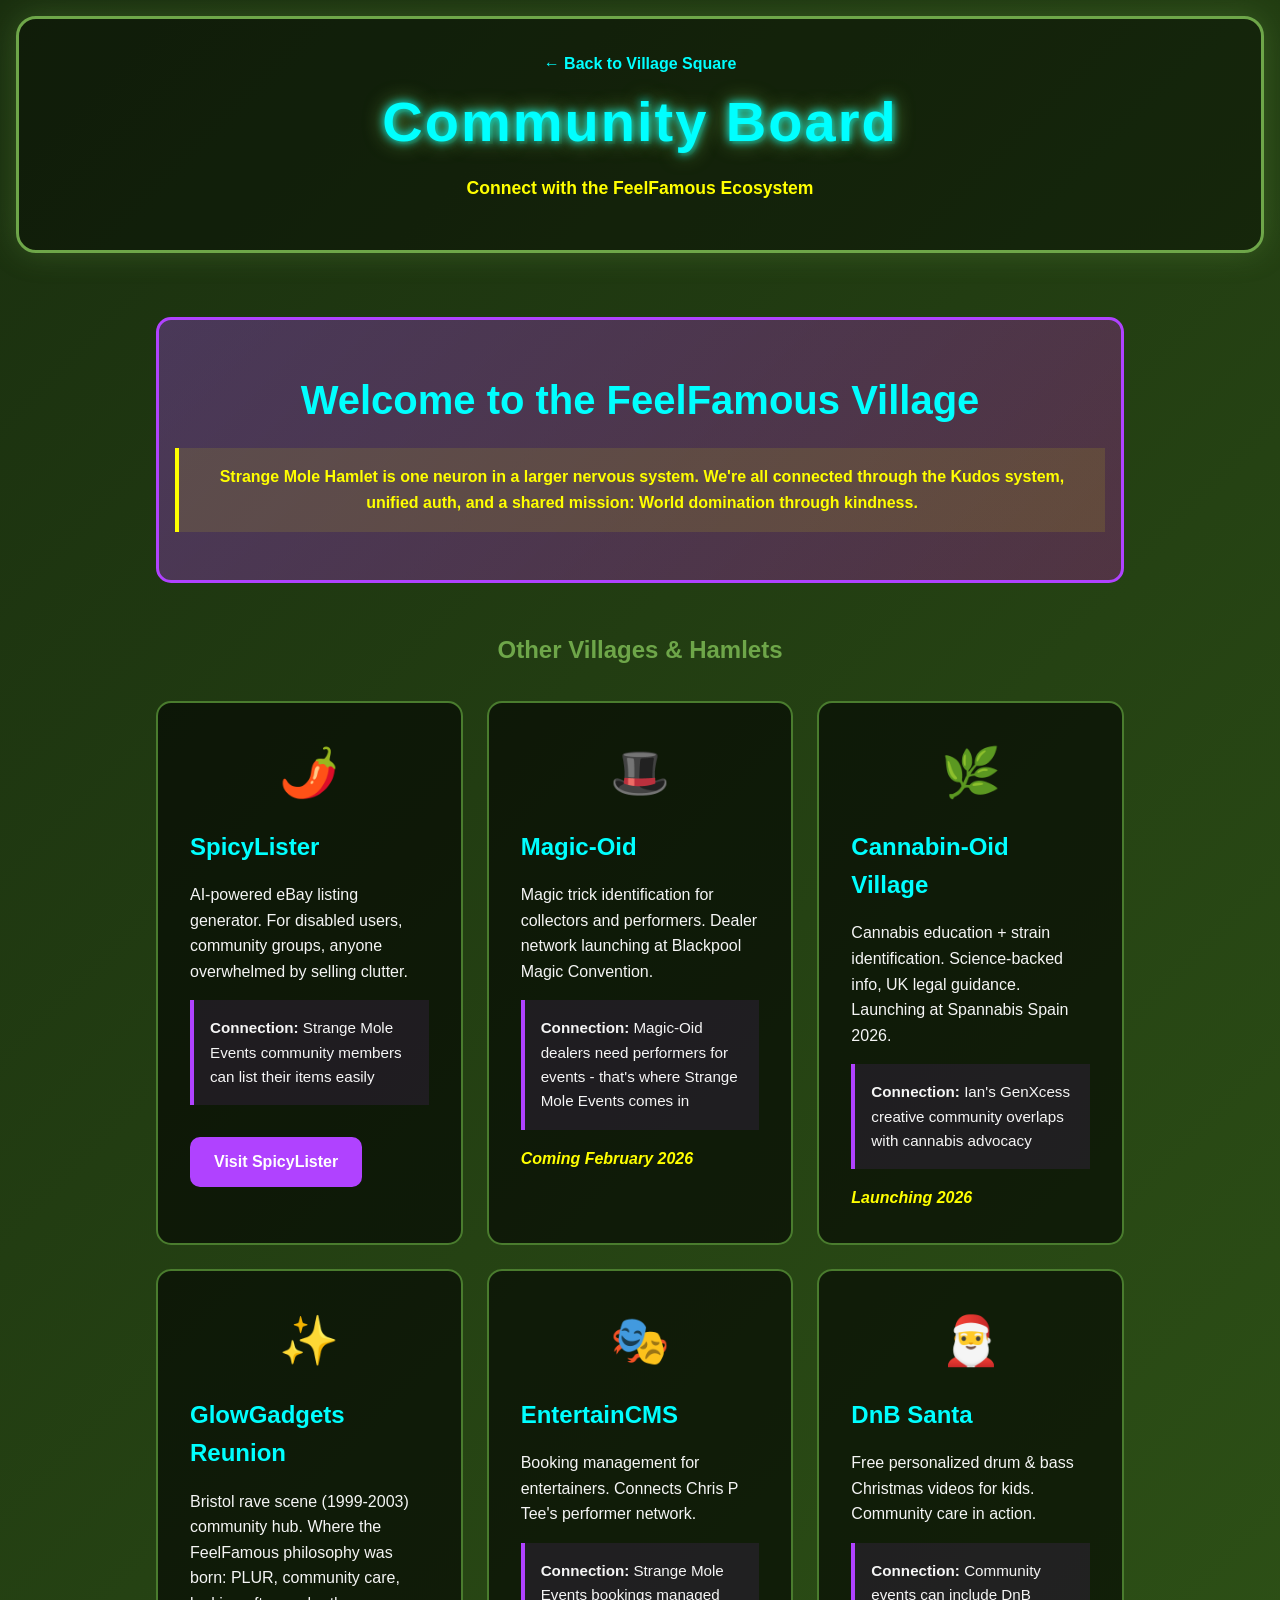
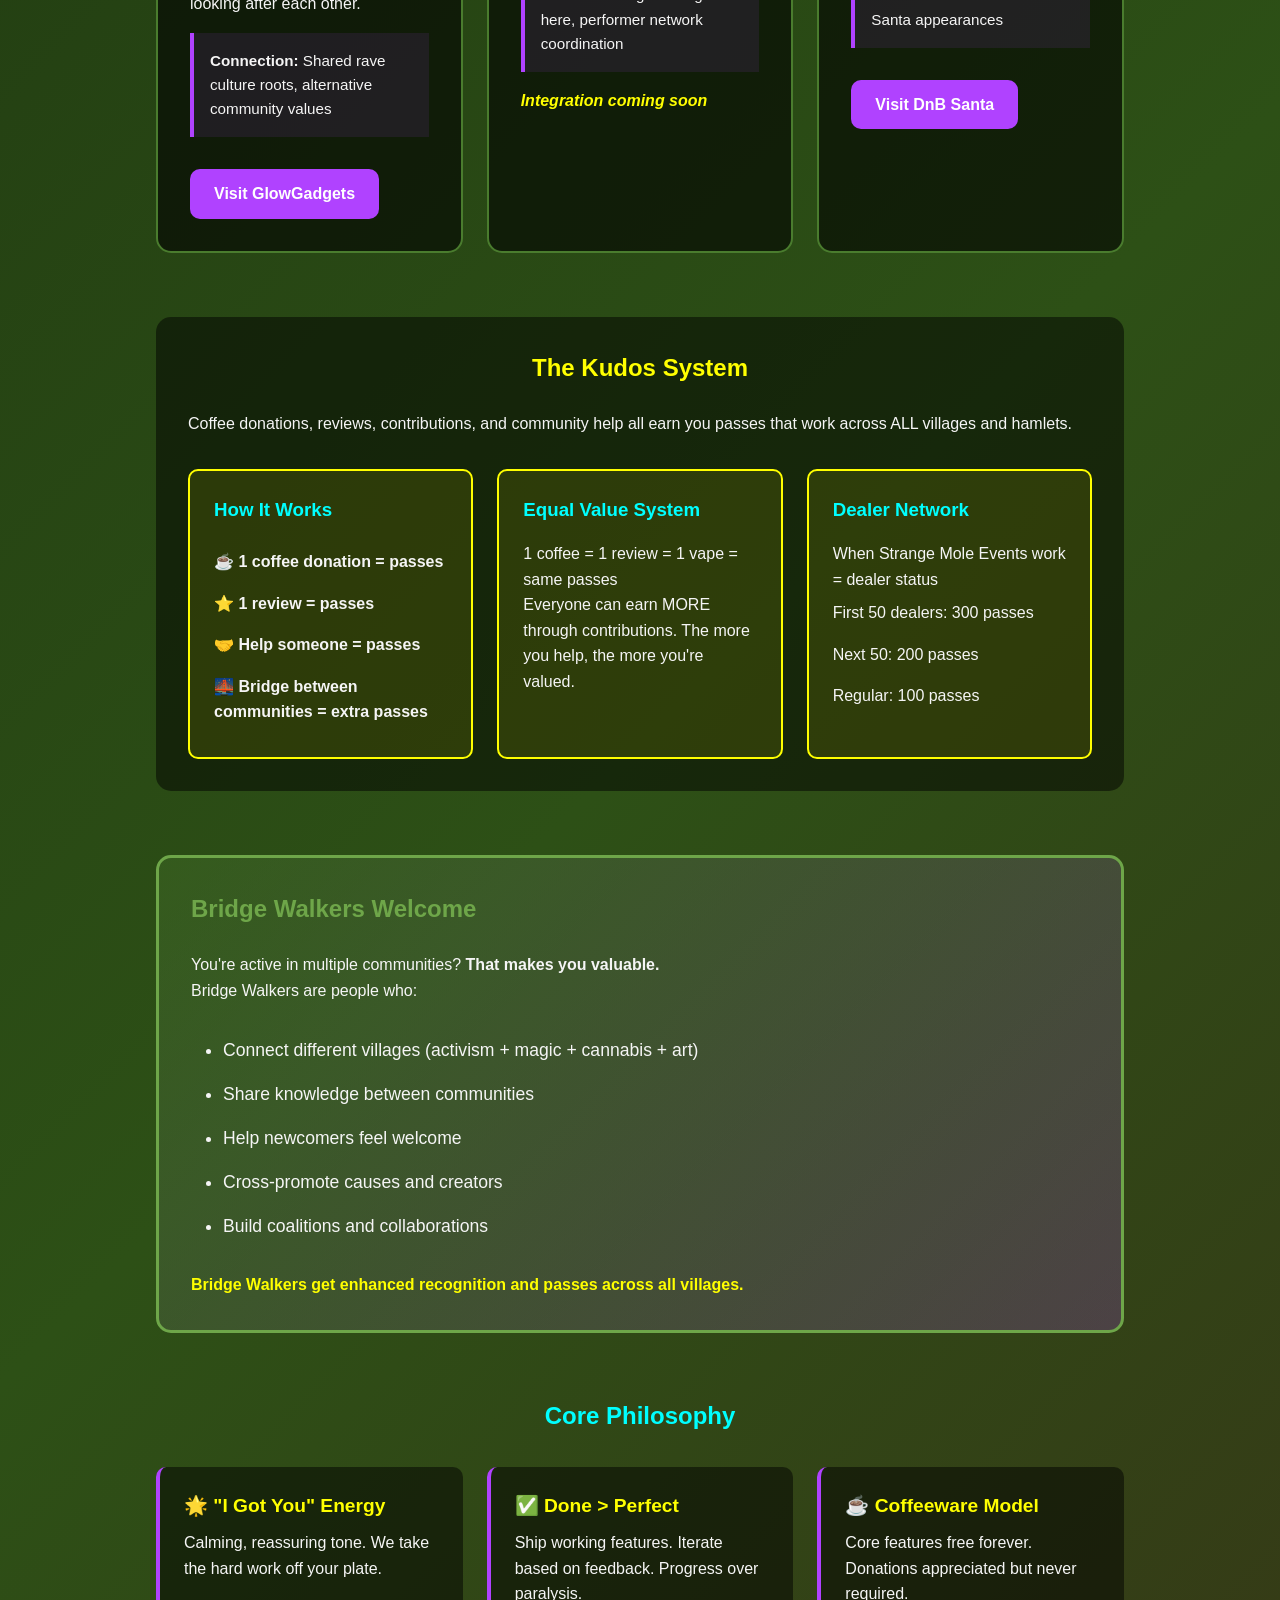
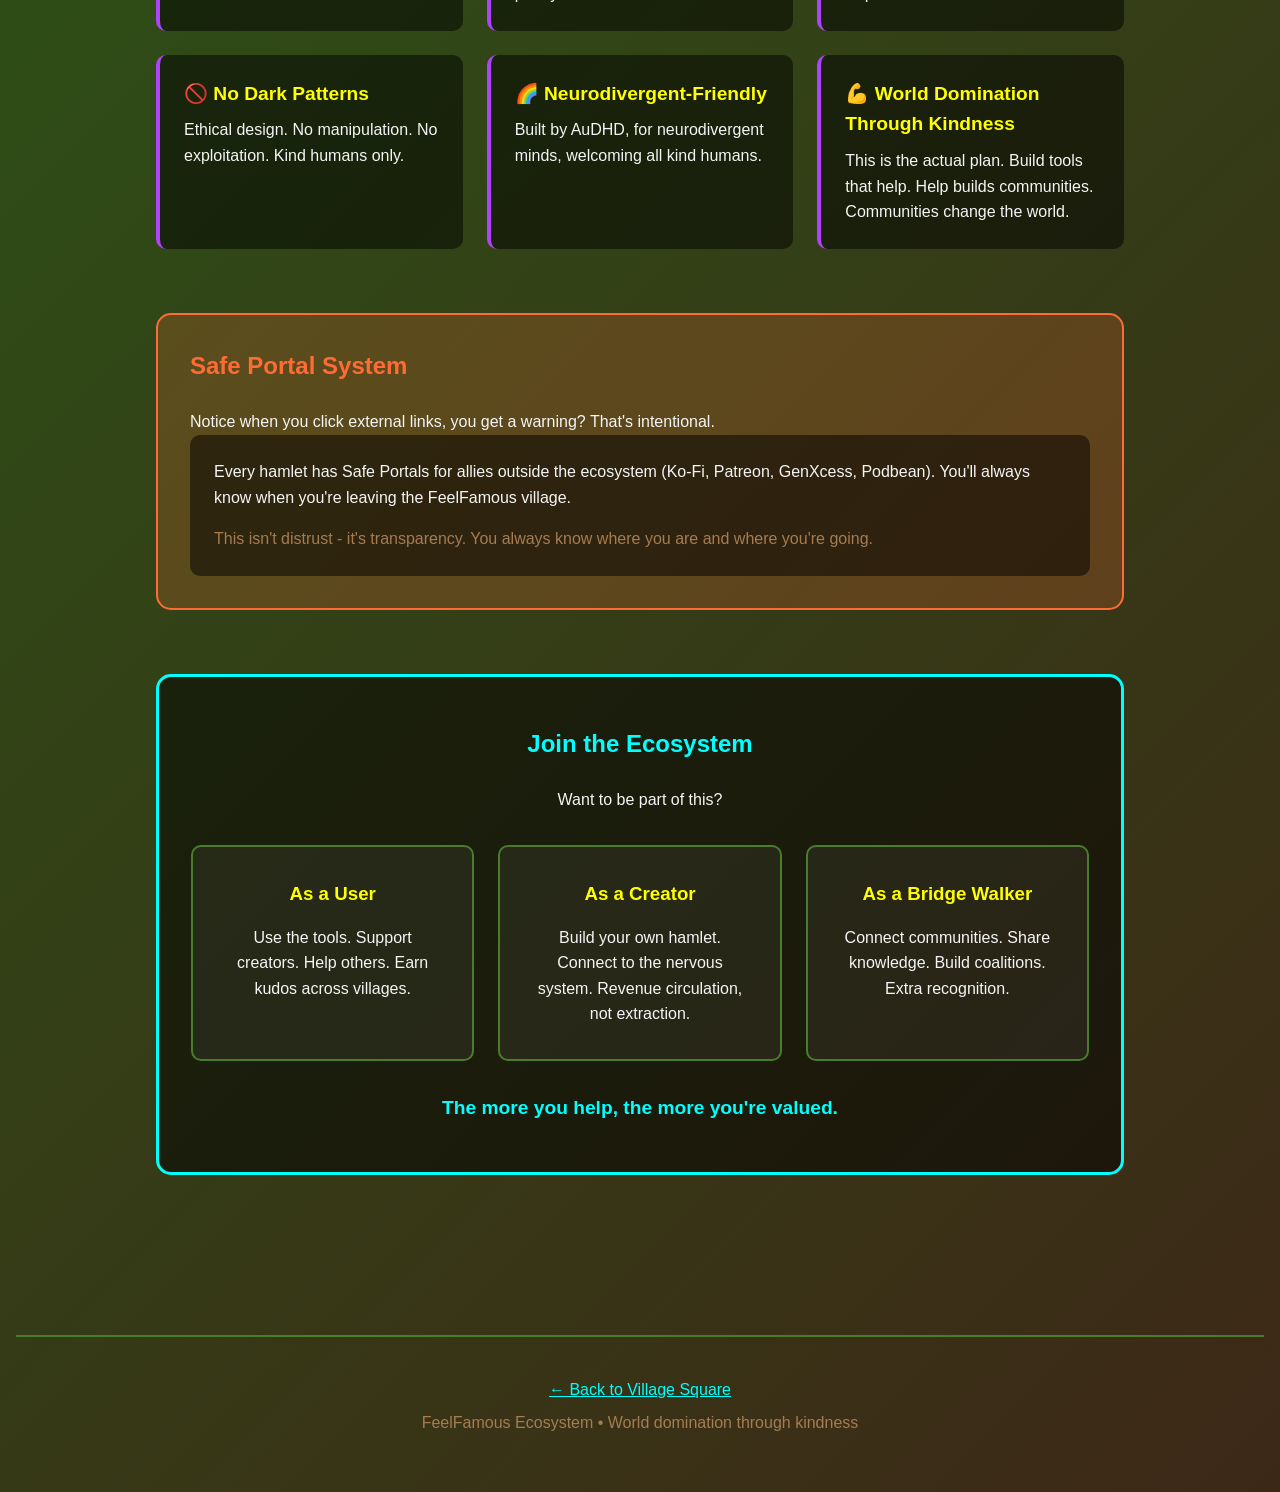
<file: community-board.html>
<!DOCTYPE html>
<html lang="en">
<head>
    <meta charset="UTF-8">
    <meta name="viewport" content="width=device-width, initial-scale=1.0">
    <title>Community Board | Strange Mole Hamlet</title>
    <link rel="stylesheet" href="css/style.css">
</head>
<body>
    <div class="village-container">
        <header class="hamlet-header">
            <a href="index.html" class="back-link" style="color: var(--electric-cyan); text-decoration: none; font-weight: 700;">← Back to Village Square</a>
            <h1 class="hamlet-title">Community Board</h1>
            <p class="hamlet-tagline">Connect with the FeelFamous Ecosystem</p>
        </header>

        <main id="main-content" class="content-wrapper">
            <section class="ecosystem-intro">
                <h2>Welcome to the FeelFamous Village</h2>
                <p class="manifesto">Strange Mole Hamlet is one neuron in a larger nervous system. We're all connected through the Kudos system, unified auth, and a shared mission: World domination through kindness.</p>
            </section>

            <section class="village-connections">
                <h2>Other Villages & Hamlets</h2>
                
                <div class="village-grid">
                    <div class="village-card">
                        <div class="village-icon">🌶️</div>
                        <h3>SpicyLister</h3>
                        <p>AI-powered eBay listing generator. For disabled users, community groups, anyone overwhelmed by selling clutter.</p>
                        <p class="connection-point"><strong>Connection:</strong> Strange Mole Events community members can list their items easily</p>
                        <a href="https://spicylister.com" class="village-link">Visit SpicyLister</a>
                    </div>

                    <div class="village-card">
                        <div class="village-icon">🎩</div>
                        <h3>Magic-Oid</h3>
                        <p>Magic trick identification for collectors and performers. Dealer network launching at Blackpool Magic Convention.</p>
                        <p class="connection-point"><strong>Connection:</strong> Magic-Oid dealers need performers for events - that's where Strange Mole Events comes in</p>
                        <p class="status">Coming February 2026</p>
                    </div>

                    <div class="village-card">
                        <div class="village-icon">🌿</div>
                        <h3>Cannabin-Oid Village</h3>
                        <p>Cannabis education + strain identification. Science-backed info, UK legal guidance. Launching at Spannabis Spain 2026.</p>
                        <p class="connection-point"><strong>Connection:</strong> Ian's GenXcess creative community overlaps with cannabis advocacy</p>
                        <p class="status">Launching 2026</p>
                    </div>

                    <div class="village-card">
                        <div class="village-icon">✨</div>
                        <h3>GlowGadgets Reunion</h3>
                        <p>Bristol rave scene (1999-2003) community hub. Where the FeelFamous philosophy was born: PLUR, community care, looking after each other.</p>
                        <p class="connection-point"><strong>Connection:</strong> Shared rave culture roots, alternative community values</p>
                        <a href="https://glowgadgets.com" class="village-link">Visit GlowGadgets</a>
                    </div>

                    <div class="village-card">
                        <div class="village-icon">🎭</div>
                        <h3>EntertainCMS</h3>
                        <p>Booking management for entertainers. Connects Chris P Tee's performer network.</p>
                        <p class="connection-point"><strong>Connection:</strong> Strange Mole Events bookings managed here, performer network coordination</p>
                        <p class="status">Integration coming soon</p>
                    </div>

                    <div class="village-card">
                        <div class="village-icon">🎅</div>
                        <h3>DnB Santa</h3>
                        <p>Free personalized drum & bass Christmas videos for kids. Community care in action.</p>
                        <p class="connection-point"><strong>Connection:</strong> Community events can include DnB Santa appearances</p>
                        <a href="https://dnbsanta.com" class="village-link">Visit DnB Santa</a>
                    </div>
                </div>
            </section>

            <section class="kudos-system">
                <h2>The Kudos System</h2>
                <p>Coffee donations, reviews, contributions, and community help all earn you passes that work across ALL villages and hamlets.</p>
                
                <div class="kudos-explainer">
                    <div class="kudos-card">
                        <h3>How It Works</h3>
                        <ul>
                            <li>☕ <strong>1 coffee donation = passes</strong></li>
                            <li>⭐ <strong>1 review = passes</strong></li>
                            <li>🤝 <strong>Help someone = passes</strong></li>
                            <li>🌉 <strong>Bridge between communities = extra passes</strong></li>
                        </ul>
                    </div>

                    <div class="kudos-card">
                        <h3>Equal Value System</h3>
                        <p>1 coffee = 1 review = 1 vape = same passes</p>
                        <p>Everyone can earn MORE through contributions. The more you help, the more you're valued.</p>
                    </div>

                    <div class="kudos-card">
                        <h3>Dealer Network</h3>
                        <p>When Strange Mole Events work = dealer status</p>
                        <ul>
                            <li>First 50 dealers: 300 passes</li>
                            <li>Next 50: 200 passes</li>
                            <li>Regular: 100 passes</li>
                        </ul>
                    </div>
                </div>
            </section>

            <section class="bridge-walkers">
                <h2>Bridge Walkers Welcome</h2>
                <p>You're active in multiple communities? <strong>That makes you valuable.</strong></p>
                
                <div class="bridge-benefits">
                    <p>Bridge Walkers are people who:</p>
                    <ul>
                        <li>Connect different villages (activism + magic + cannabis + art)</li>
                        <li>Share knowledge between communities</li>
                        <li>Help newcomers feel welcome</li>
                        <li>Cross-promote causes and creators</li>
                        <li>Build coalitions and collaborations</li>
                    </ul>
                    
                    <p style="margin-top: 1.5rem; color: var(--electric-yellow); font-weight: 700;">
                        Bridge Walkers get enhanced recognition and passes across all villages.
                    </p>
                </div>
            </section>

            <section class="philosophy">
                <h2>Core Philosophy</h2>
                
                <div class="philosophy-points">
                    <div class="point">
                        <h3>🌟 "I Got You" Energy</h3>
                        <p>Calming, reassuring tone. We take the hard work off your plate.</p>
                    </div>

                    <div class="point">
                        <h3>✅ Done > Perfect</h3>
                        <p>Ship working features. Iterate based on feedback. Progress over paralysis.</p>
                    </div>

                    <div class="point">
                        <h3>☕ Coffeeware Model</h3>
                        <p>Core features free forever. Donations appreciated but never required.</p>
                    </div>

                    <div class="point">
                        <h3>🚫 No Dark Patterns</h3>
                        <p>Ethical design. No manipulation. No exploitation. Kind humans only.</p>
                    </div>

                    <div class="point">
                        <h3>🌈 Neurodivergent-Friendly</h3>
                        <p>Built by AuDHD, for neurodivergent minds, welcoming all kind humans.</p>
                    </div>

                    <div class="point">
                        <h3>💪 World Domination Through Kindness</h3>
                        <p>This is the actual plan. Build tools that help. Help builds communities. Communities change the world.</p>
                    </div>
                </div>
            </section>

            <section class="safe-portal-info">
                <h2>Safe Portal System</h2>
                <p>Notice when you click external links, you get a warning? That's intentional.</p>
                
                <div class="portal-explainer">
                    <p>Every hamlet has Safe Portals for allies outside the ecosystem (Ko-Fi, Patreon, GenXcess, Podbean). You'll always know when you're leaving the FeelFamous village.</p>
                    
                    <p style="margin-top: 1rem; color: var(--wood-light);">
                        This isn't distrust - it's transparency. You always know where you are and where you're going.
                    </p>
                </div>
            </section>

            <section class="join-ecosystem">
                <h2>Join the Ecosystem</h2>
                <p>Want to be part of this?</p>
                
                <div class="join-options">
                    <div class="join-card">
                        <h3>As a User</h3>
                        <p>Use the tools. Support creators. Help others. Earn kudos across villages.</p>
                    </div>

                    <div class="join-card">
                        <h3>As a Creator</h3>
                        <p>Build your own hamlet. Connect to the nervous system. Revenue circulation, not extraction.</p>
                    </div>

                    <div class="join-card">
                        <h3>As a Bridge Walker</h3>
                        <p>Connect communities. Share knowledge. Build coalitions. Extra recognition.</p>
                    </div>
                </div>

                <p style="text-align: center; margin-top: 2rem; font-size: 1.2rem; color: var(--electric-cyan);">
                    <strong>The more you help, the more you're valued.</strong>
                </p>
            </section>
        </main>

        <footer class="hamlet-footer">
            <p><a href="index.html" style="color: var(--electric-cyan);">← Back to Village Square</a></p>
            <p>FeelFamous Ecosystem • World domination through kindness</p>
        </footer>
    </div>

    <style>
        .content-wrapper {
            max-width: 1000px;
            margin: 0 auto;
            padding: 2rem 1rem;
        }

        .ecosystem-intro {
            text-align: center;
            padding: 3rem 1rem;
            background: linear-gradient(135deg, rgba(176, 66, 255, 0.3), rgba(255, 0, 255, 0.2));
            border-radius: 15px;
            margin-bottom: 3rem;
            border: 3px solid var(--electric-purple);
        }

        .ecosystem-intro h2 {
            font-size: 2.5rem;
            color: var(--electric-cyan);
            margin-bottom: 1rem;
        }

        .village-connections h2 {
            color: var(--forest-light);
            margin-bottom: 2rem;
            text-align: center;
        }

        .village-grid {
            display: grid;
            grid-template-columns: repeat(auto-fit, minmax(300px, 1fr));
            gap: 1.5rem;
            margin: 2rem 0;
        }

        .village-card {
            background: rgba(0, 0, 0, 0.6);
            padding: 2rem;
            border-radius: 15px;
            border: 2px solid var(--forest-mid);
            transition: all 0.3s ease;
        }

        .village-card:hover {
            border-color: var(--electric-purple);
            transform: translateY(-5px);
        }

        .village-icon {
            font-size: 3rem;
            text-align: center;
            margin-bottom: 1rem;
        }

        .village-card h3 {
            color: var(--electric-cyan);
            margin-bottom: 1rem;
            font-size: 1.5rem;
        }

        .connection-point {
            margin: 1rem 0;
            padding: 1rem;
            background: rgba(176, 66, 255, 0.1);
            border-left: 4px solid var(--electric-purple);
            font-size: 0.95rem;
        }

        .status {
            color: var(--electric-yellow);
            font-style: italic;
            font-weight: 700;
        }

        .village-link {
            display: inline-block;
            margin-top: 1rem;
            padding: 0.75rem 1.5rem;
            background: var(--electric-purple);
            color: white;
            text-decoration: none;
            border-radius: 10px;
            font-weight: 700;
            transition: all 0.3s ease;
        }

        .village-link:hover {
            background: var(--electric-magenta);
            transform: translateY(-2px);
        }

        .kudos-system {
            margin: 4rem 0;
            padding: 2rem;
            background: rgba(0, 0, 0, 0.5);
            border-radius: 15px;
        }

        .kudos-system h2 {
            color: var(--electric-yellow);
            margin-bottom: 1.5rem;
            text-align: center;
        }

        .kudos-explainer {
            display: grid;
            grid-template-columns: repeat(auto-fit, minmax(280px, 1fr));
            gap: 1.5rem;
            margin-top: 2rem;
        }

        .kudos-card {
            background: rgba(255, 255, 0, 0.1);
            padding: 1.5rem;
            border-radius: 10px;
            border: 2px solid var(--electric-yellow);
        }

        .kudos-card h3 {
            color: var(--electric-cyan);
            margin-bottom: 1rem;
        }

        .kudos-card ul {
            list-style: none;
            padding: 0;
        }

        .kudos-card li {
            padding: 0.5rem 0;
        }

        .bridge-walkers {
            margin: 4rem 0;
            padding: 2rem;
            background: linear-gradient(135deg, rgba(74, 124, 46, 0.3), rgba(176, 66, 255, 0.2));
            border-radius: 15px;
            border: 3px solid var(--forest-light);
        }

        .bridge-walkers h2 {
            color: var(--forest-light);
            margin-bottom: 1.5rem;
        }

        .bridge-benefits ul {
            margin: 1.5rem 0;
            padding-left: 2rem;
        }

        .bridge-benefits li {
            padding: 0.5rem 0;
            font-size: 1.1rem;
        }

        .philosophy {
            margin: 4rem 0;
        }

        .philosophy h2 {
            color: var(--electric-cyan);
            margin-bottom: 2rem;
            text-align: center;
        }

        .philosophy-points {
            display: grid;
            grid-template-columns: repeat(auto-fit, minmax(280px, 1fr));
            gap: 1.5rem;
        }

        .point {
            background: rgba(0, 0, 0, 0.5);
            padding: 1.5rem;
            border-radius: 10px;
            border-left: 4px solid var(--electric-purple);
        }

        .point h3 {
            color: var(--electric-yellow);
            margin-bottom: 0.5rem;
            font-size: 1.2rem;
        }

        .safe-portal-info {
            margin: 3rem 0;
            padding: 2rem;
            background: rgba(255, 107, 53, 0.2);
            border-radius: 15px;
            border: 2px solid var(--safe-portal);
        }

        .safe-portal-info h2 {
            color: var(--safe-portal);
            margin-bottom: 1.5rem;
        }

        .portal-explainer {
            padding: 1.5rem;
            background: rgba(0, 0, 0, 0.5);
            border-radius: 10px;
        }

        .join-ecosystem {
            margin: 4rem 0;
            padding: 3rem 2rem;
            background: rgba(0, 0, 0, 0.5);
            border-radius: 15px;
            border: 3px solid var(--electric-cyan);
            text-align: center;
        }

        .join-ecosystem h2 {
            color: var(--electric-cyan);
            margin-bottom: 1.5rem;
        }

        .join-options {
            display: grid;
            grid-template-columns: repeat(auto-fit, minmax(250px, 1fr));
            gap: 1.5rem;
            margin: 2rem 0;
        }

        .join-card {
            background: rgba(255, 255, 255, 0.05);
            padding: 2rem;
            border-radius: 10px;
            border: 2px solid var(--forest-mid);
        }

        .join-card h3 {
            color: var(--electric-yellow);
            margin-bottom: 1rem;
        }

        @media (max-width: 768px) {
            .village-grid,
            .kudos-explainer,
            .philosophy-points,
            .join-options {
                grid-template-columns: 1fr;
            }
        }
    </style>

    <script src="js/app.js"></script>
</body>
</html>
</file>
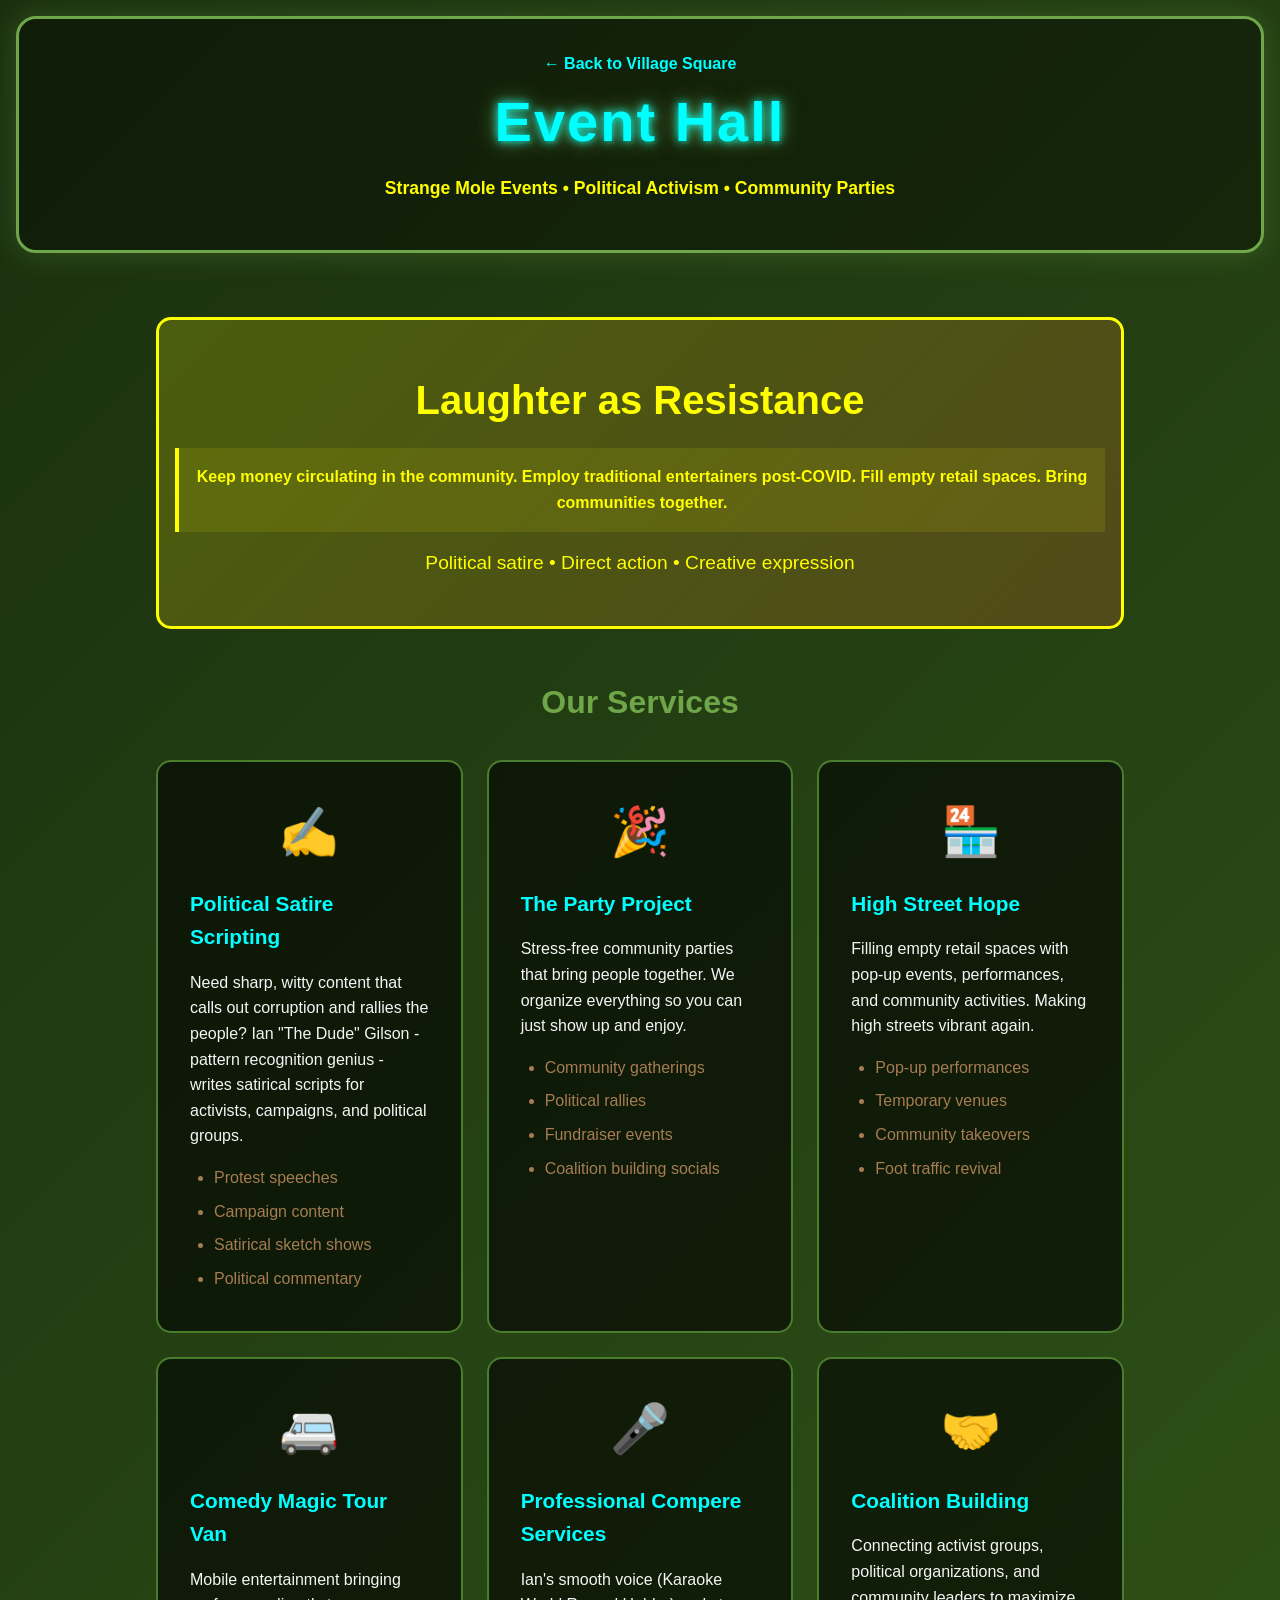
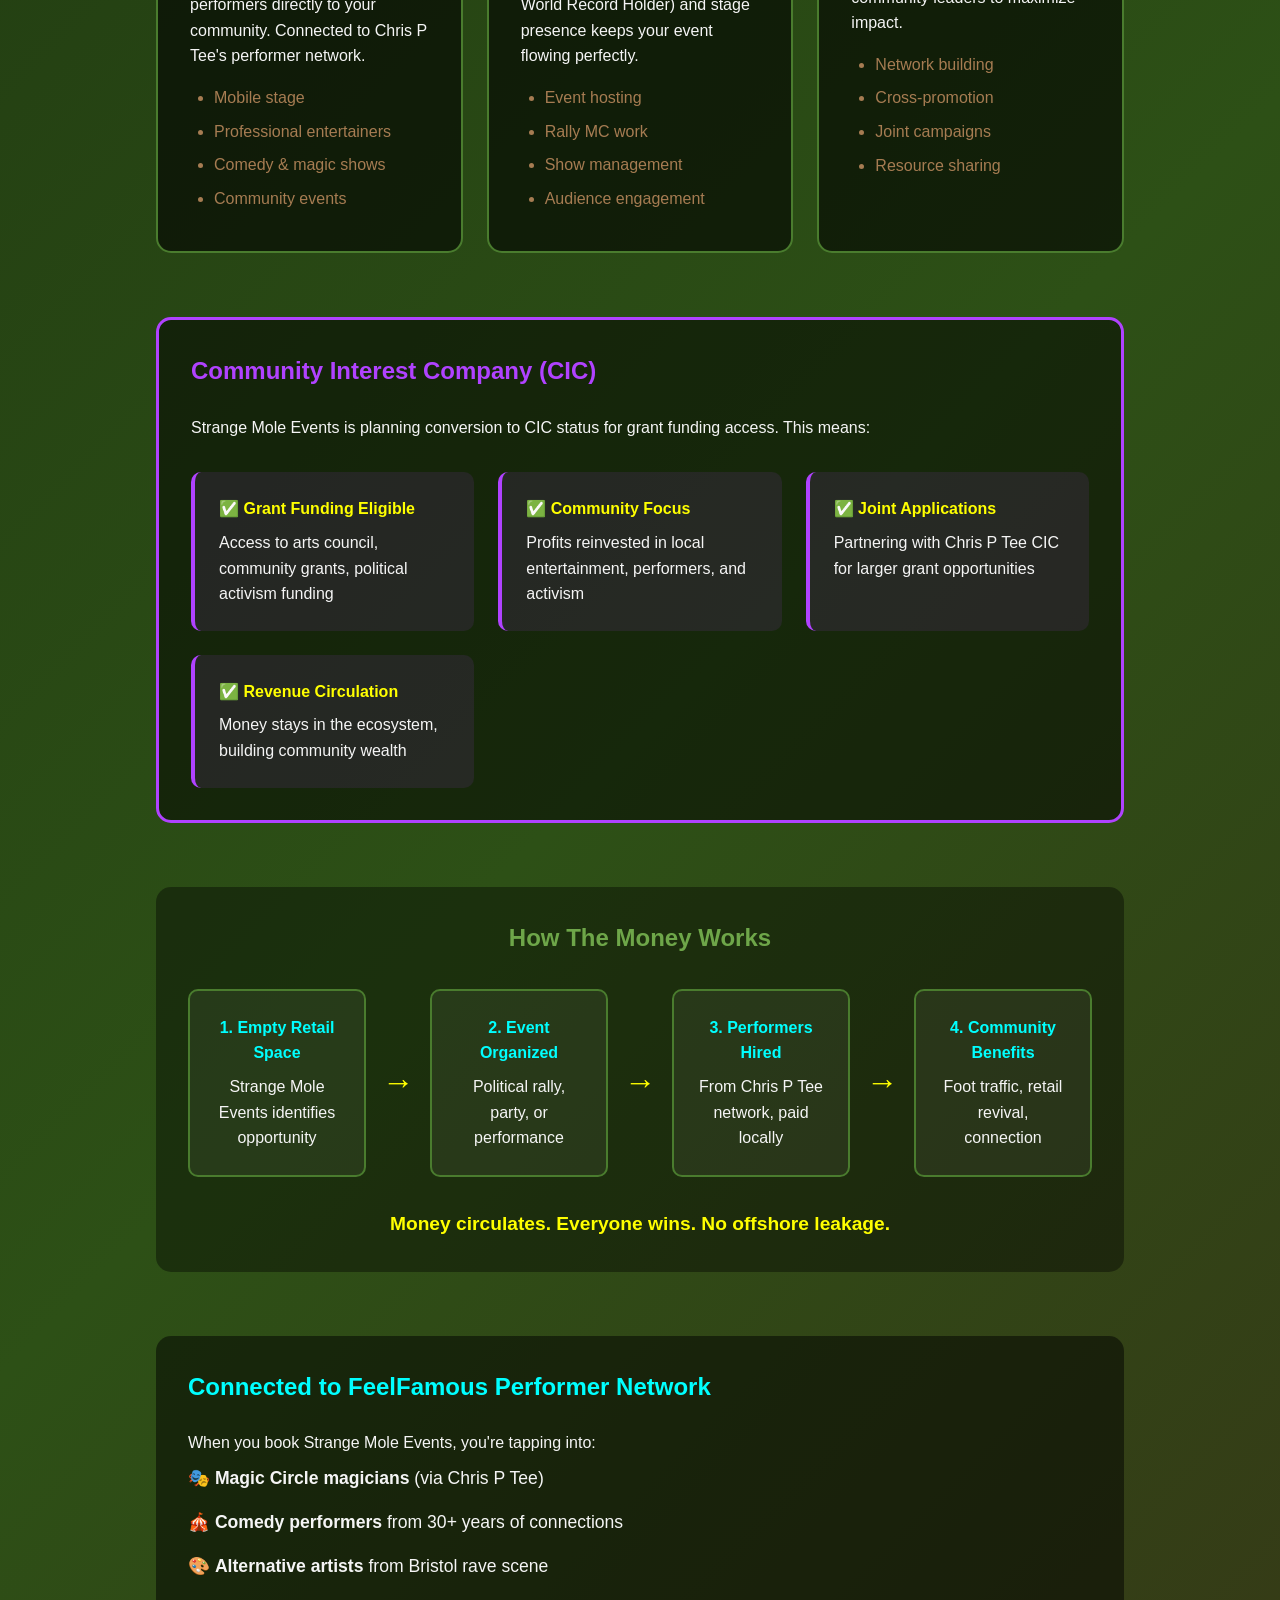
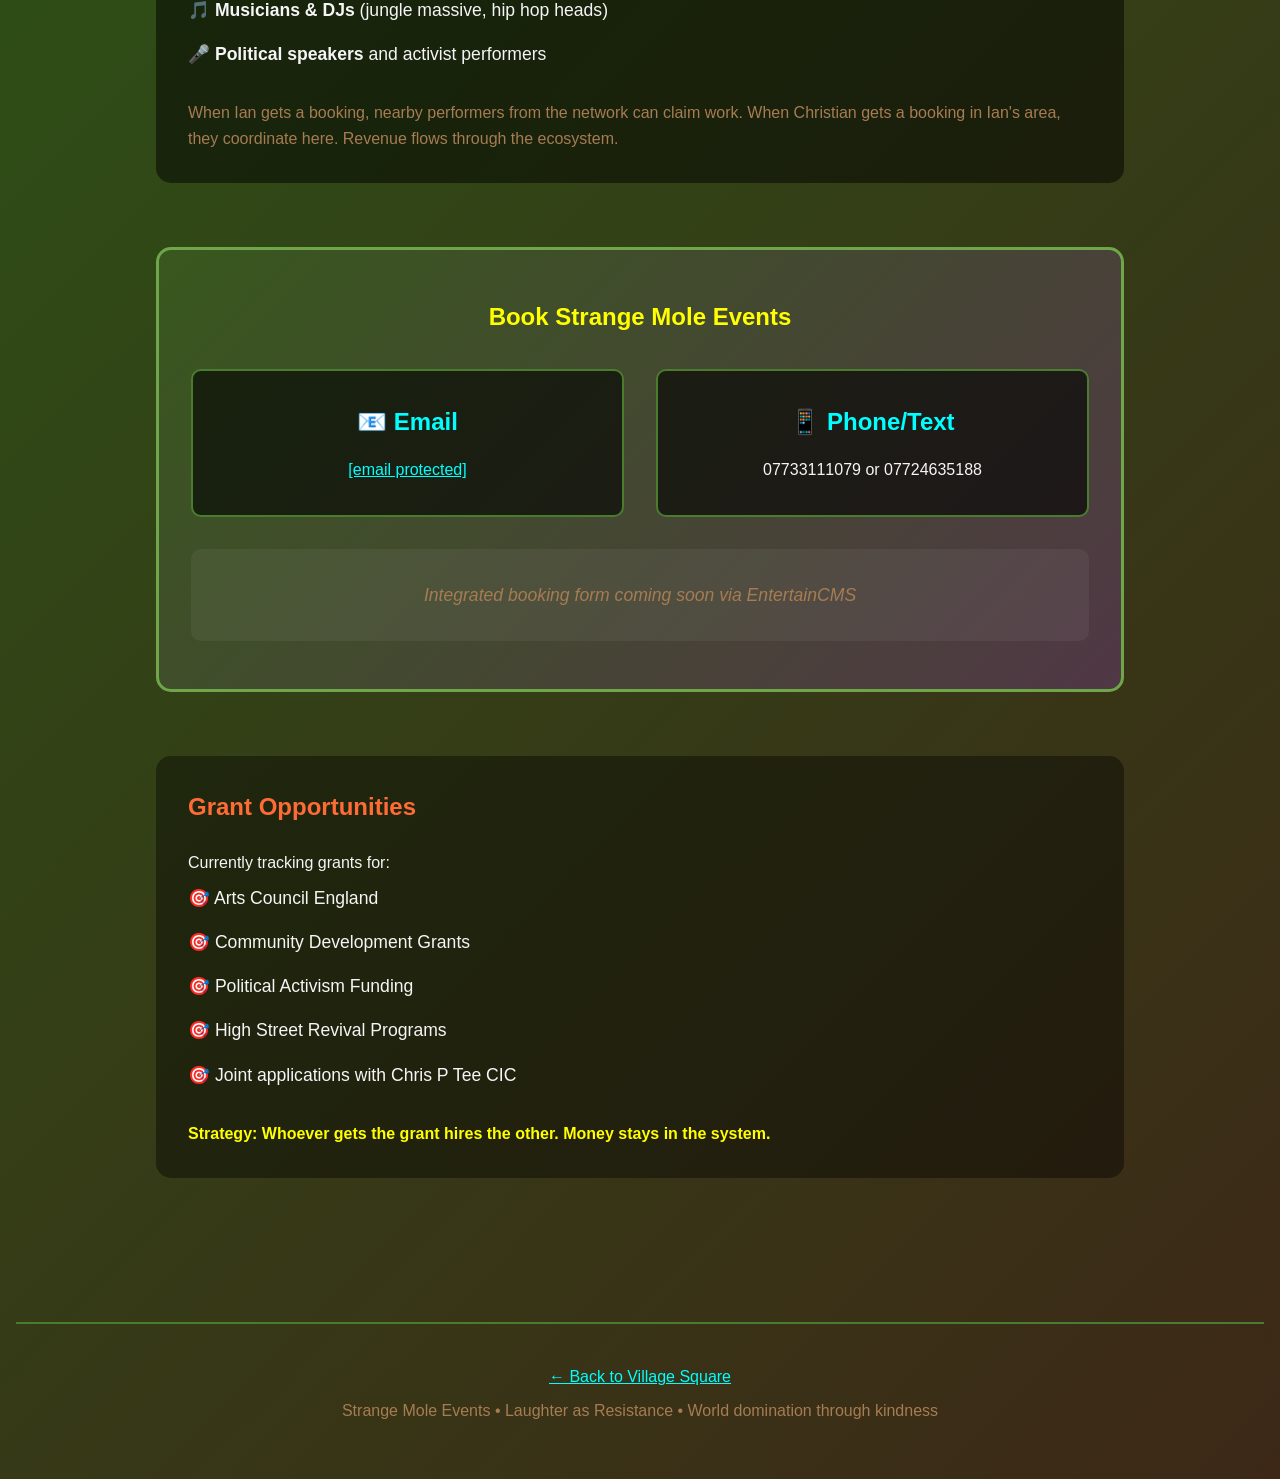
<file: event-hall.html>
<!DOCTYPE html>
<html lang="en">
<head>
    <meta charset="UTF-8">
    <meta name="viewport" content="width=device-width, initial-scale=1.0">
    <title>Event Hall | Strange Mole Hamlet</title>
    <link rel="stylesheet" href="css/style.css">
</head>
<body>
    <div class="village-container">
        <header class="hamlet-header">
            <a href="index.html" class="back-link" style="color: var(--electric-cyan); text-decoration: none; font-weight: 700;">← Back to Village Square</a>
            <h1 class="hamlet-title">Event Hall</h1>
            <p class="hamlet-tagline">Strange Mole Events • Political Activism • Community Parties</p>
        </header>

        <main id="main-content" class="content-wrapper">
            <section class="events-hero">
                <h2>Laughter as Resistance</h2>
                <p class="manifesto">Keep money circulating in the community. Employ traditional entertainers post-COVID. Fill empty retail spaces. Bring communities together.</p>
                <p style="font-size: 1.2rem; color: var(--electric-yellow); margin-top: 1rem;">Political satire • Direct action • Creative expression</p>
            </section>

            <section class="services">
                <h2>Our Services</h2>
                
                <div class="service-grid">
                    <div class="service-card">
                        <div class="service-icon">✍️</div>
                        <h3>Political Satire Scripting</h3>
                        <p>Need sharp, witty content that calls out corruption and rallies the people? Ian "The Dude" Gilson - pattern recognition genius - writes satirical scripts for activists, campaigns, and political groups.</p>
                        <ul>
                            <li>Protest speeches</li>
                            <li>Campaign content</li>
                            <li>Satirical sketch shows</li>
                            <li>Political commentary</li>
                        </ul>
                    </div>

                    <div class="service-card">
                        <div class="service-icon">🎉</div>
                        <h3>The Party Project</h3>
                        <p>Stress-free community parties that bring people together. We organize everything so you can just show up and enjoy.</p>
                        <ul>
                            <li>Community gatherings</li>
                            <li>Political rallies</li>
                            <li>Fundraiser events</li>
                            <li>Coalition building socials</li>
                        </ul>
                    </div>

                    <div class="service-card">
                        <div class="service-icon">🏪</div>
                        <h3>High Street Hope</h3>
                        <p>Filling empty retail spaces with pop-up events, performances, and community activities. Making high streets vibrant again.</p>
                        <ul>
                            <li>Pop-up performances</li>
                            <li>Temporary venues</li>
                            <li>Community takeovers</li>
                            <li>Foot traffic revival</li>
                        </ul>
                    </div>

                    <div class="service-card">
                        <div class="service-icon">🚐</div>
                        <h3>Comedy Magic Tour Van</h3>
                        <p>Mobile entertainment bringing performers directly to your community. Connected to Chris P Tee's performer network.</p>
                        <ul>
                            <li>Mobile stage</li>
                            <li>Professional entertainers</li>
                            <li>Comedy & magic shows</li>
                            <li>Community events</li>
                        </ul>
                    </div>

                    <div class="service-card">
                        <div class="service-icon">🎤</div>
                        <h3>Professional Compere Services</h3>
                        <p>Ian's smooth voice (Karaoke World Record Holder) and stage presence keeps your event flowing perfectly.</p>
                        <ul>
                            <li>Event hosting</li>
                            <li>Rally MC work</li>
                            <li>Show management</li>
                            <li>Audience engagement</li>
                        </ul>
                    </div>

                    <div class="service-card">
                        <div class="service-icon">🤝</div>
                        <h3>Coalition Building</h3>
                        <p>Connecting activist groups, political organizations, and community leaders to maximize impact.</p>
                        <ul>
                            <li>Network building</li>
                            <li>Cross-promotion</li>
                            <li>Joint campaigns</li>
                            <li>Resource sharing</li>
                        </ul>
                    </div>
                </div>
            </section>

            <section class="cic-info">
                <h2>Community Interest Company (CIC)</h2>
                <p>Strange Mole Events is planning conversion to CIC status for grant funding access. This means:</p>
                
                <div class="cic-benefits">
                    <div class="benefit-item">
                        <h4>✅ Grant Funding Eligible</h4>
                        <p>Access to arts council, community grants, political activism funding</p>
                    </div>
                    <div class="benefit-item">
                        <h4>✅ Community Focus</h4>
                        <p>Profits reinvested in local entertainment, performers, and activism</p>
                    </div>
                    <div class="benefit-item">
                        <h4>✅ Joint Applications</h4>
                        <p>Partnering with Chris P Tee CIC for larger grant opportunities</p>
                    </div>
                    <div class="benefit-item">
                        <h4>✅ Revenue Circulation</h4>
                        <p>Money stays in the ecosystem, building community wealth</p>
                    </div>
                </div>
            </section>

            <section class="revenue-model">
                <h2>How The Money Works</h2>
                
                <div class="flow-diagram">
                    <div class="flow-step">
                        <h4>1. Empty Retail Space</h4>
                        <p>Strange Mole Events identifies opportunity</p>
                    </div>
                    <div class="flow-arrow">→</div>
                    <div class="flow-step">
                        <h4>2. Event Organized</h4>
                        <p>Political rally, party, or performance</p>
                    </div>
                    <div class="flow-arrow">→</div>
                    <div class="flow-step">
                        <h4>3. Performers Hired</h4>
                        <p>From Chris P Tee network, paid locally</p>
                    </div>
                    <div class="flow-arrow">→</div>
                    <div class="flow-step">
                        <h4>4. Community Benefits</h4>
                        <p>Foot traffic, retail revival, connection</p>
                    </div>
                </div>

                <p style="text-align: center; margin-top: 2rem; font-size: 1.2rem; color: var(--electric-yellow);">
                    <strong>Money circulates. Everyone wins. No offshore leakage.</strong>
                </p>
            </section>

            <section class="performer-network">
                <h2>Connected to FeelFamous Performer Network</h2>
                <p>When you book Strange Mole Events, you're tapping into:</p>
                
                <ul style="list-style: none; padding: 0;">
                    <li>🎭 <strong>Magic Circle magicians</strong> (via Chris P Tee)</li>
                    <li>🎪 <strong>Comedy performers</strong> from 30+ years of connections</li>
                    <li>🎨 <strong>Alternative artists</strong> from Bristol rave scene</li>
                    <li>🎵 <strong>Musicians & DJs</strong> (jungle massive, hip hop heads)</li>
                    <li>🎤 <strong>Political speakers</strong> and activist performers</li>
                </ul>

                <p style="margin-top: 1.5rem; color: var(--wood-light);">
                    When Ian gets a booking, nearby performers from the network can claim work. When Christian gets a booking in Ian's area, they coordinate here. Revenue flows through the ecosystem.
                </p>
            </section>

            <section class="booking-inquiry">
                <h2>Book Strange Mole Events</h2>
                
                <div class="contact-methods">
                    <div class="contact-card">
                        <h3>📧 Email</h3>
                        <p><a href="/cdn-cgi/l/email-protection#ffb79093869290939a869a918b9a8d8b9e9691929a918bbfb8929e9693d19c9092" style="color: var(--electric-cyan);"><span class="__cf_email__" data-cfemail="b3fbdcdfcadedcdfd6cad6ddc7d6c1c7d2daddded6ddc7f3f4ded2dadf9dd0dcde">[email&#160;protected]</span></a></p>
                    </div>
                    
                    <div class="contact-card">
                        <h3>📱 Phone/Text</h3>
                        <p>07733111079 or 07724635188</p>
                    </div>
                </div>

                <div class="booking-form-placeholder">
                    <p style="text-align: center; font-size: 1.1rem; color: var(--wood-light);">
                        <em>Integrated booking form coming soon via EntertainCMS</em>
                    </p>
                </div>
            </section>

            <section class="grant-tracker">
                <h2>Grant Opportunities</h2>
                <p>Currently tracking grants for:</p>
                
                <ul style="list-style: none; padding: 0;">
                    <li>🎯 Arts Council England</li>
                    <li>🎯 Community Development Grants</li>
                    <li>🎯 Political Activism Funding</li>
                    <li>🎯 High Street Revival Programs</li>
                    <li>🎯 Joint applications with Chris P Tee CIC</li>
                </ul>

                <p style="margin-top: 1.5rem; color: var(--electric-yellow); font-weight: 700;">
                    Strategy: Whoever gets the grant hires the other. Money stays in the system.
                </p>
            </section>
        </main>

        <footer class="hamlet-footer">
            <p><a href="index.html" style="color: var(--electric-cyan);">← Back to Village Square</a></p>
            <p>Strange Mole Events • Laughter as Resistance • World domination through kindness</p>
        </footer>
    </div>

    <style>
        .content-wrapper {
            max-width: 1000px;
            margin: 0 auto;
            padding: 2rem 1rem;
        }

        .events-hero {
            text-align: center;
            padding: 3rem 1rem;
            background: linear-gradient(135deg, rgba(255, 255, 0, 0.2), rgba(255, 107, 53, 0.2));
            border-radius: 15px;
            margin-bottom: 3rem;
            border: 3px solid var(--electric-yellow);
        }

        .events-hero h2 {
            font-size: 2.5rem;
            color: var(--electric-yellow);
            margin-bottom: 1rem;
        }

        .services {
            margin: 3rem 0;
        }

        .services h2 {
            color: var(--forest-light);
            margin-bottom: 2rem;
            text-align: center;
            font-size: 2rem;
        }

        .service-grid {
            display: grid;
            grid-template-columns: repeat(auto-fit, minmax(300px, 1fr));
            gap: 1.5rem;
        }

        .service-card {
            background: rgba(0, 0, 0, 0.6);
            padding: 2rem;
            border-radius: 15px;
            border: 2px solid var(--forest-mid);
            transition: all 0.3s ease;
        }

        .service-card:hover {
            border-color: var(--electric-yellow);
            transform: translateY(-5px);
        }

        .service-icon {
            font-size: 3rem;
            text-align: center;
            margin-bottom: 1rem;
        }

        .service-card h3 {
            color: var(--electric-cyan);
            margin-bottom: 1rem;
            font-size: 1.3rem;
        }

        .service-card ul {
            margin-top: 1rem;
            padding-left: 1.5rem;
        }

        .service-card li {
            margin: 0.5rem 0;
            color: var(--wood-light);
        }

        .cic-info {
            margin: 4rem 0;
            padding: 2rem;
            background: rgba(0, 0, 0, 0.5);
            border-radius: 15px;
            border: 3px solid var(--electric-purple);
        }

        .cic-info h2 {
            color: var(--electric-purple);
            margin-bottom: 1.5rem;
        }

        .cic-benefits {
            display: grid;
            grid-template-columns: repeat(auto-fit, minmax(250px, 1fr));
            gap: 1.5rem;
            margin-top: 2rem;
        }

        .benefit-item {
            background: rgba(176, 66, 255, 0.1);
            padding: 1.5rem;
            border-radius: 10px;
            border-left: 4px solid var(--electric-purple);
        }

        .benefit-item h4 {
            color: var(--electric-yellow);
            margin-bottom: 0.5rem;
        }

        .revenue-model {
            margin: 4rem 0;
            padding: 2rem;
            background: rgba(0, 0, 0, 0.4);
            border-radius: 15px;
        }

        .revenue-model h2 {
            color: var(--forest-light);
            margin-bottom: 2rem;
            text-align: center;
        }

        .flow-diagram {
            display: flex;
            align-items: center;
            justify-content: center;
            flex-wrap: wrap;
            gap: 1rem;
            margin: 2rem 0;
        }

        .flow-step {
            background: rgba(255, 255, 255, 0.05);
            padding: 1.5rem;
            border-radius: 10px;
            border: 2px solid var(--forest-mid);
            flex: 1;
            min-width: 150px;
            text-align: center;
        }

        .flow-step h4 {
            color: var(--electric-cyan);
            margin-bottom: 0.5rem;
        }

        .flow-arrow {
            font-size: 2rem;
            color: var(--electric-yellow);
            font-weight: 700;
        }

        .performer-network {
            margin: 3rem 0;
            padding: 2rem;
            background: rgba(0, 0, 0, 0.5);
            border-radius: 15px;
        }

        .performer-network h2 {
            color: var(--electric-cyan);
            margin-bottom: 1.5rem;
        }

        .performer-network li {
            padding: 0.5rem 0;
            font-size: 1.1rem;
        }

        .booking-inquiry {
            margin: 4rem 0;
            padding: 3rem 2rem;
            background: linear-gradient(135deg, rgba(74, 124, 46, 0.3), rgba(176, 66, 255, 0.2));
            border-radius: 15px;
            border: 3px solid var(--forest-light);
            text-align: center;
        }

        .booking-inquiry h2 {
            color: var(--electric-yellow);
            margin-bottom: 2rem;
        }

        .contact-methods {
            display: grid;
            grid-template-columns: repeat(auto-fit, minmax(250px, 1fr));
            gap: 2rem;
            margin: 2rem 0;
        }

        .contact-card {
            background: rgba(0, 0, 0, 0.6);
            padding: 2rem;
            border-radius: 10px;
            border: 2px solid var(--forest-mid);
        }

        .contact-card h3 {
            color: var(--electric-cyan);
            margin-bottom: 1rem;
            font-size: 1.5rem;
        }

        .booking-form-placeholder {
            margin-top: 2rem;
            padding: 2rem;
            background: rgba(255, 255, 255, 0.05);
            border-radius: 10px;
        }

        .grant-tracker {
            margin: 3rem 0;
            padding: 2rem;
            background: rgba(0, 0, 0, 0.4);
            border-radius: 15px;
        }

        .grant-tracker h2 {
            color: var(--safe-portal);
            margin-bottom: 1.5rem;
        }

        .grant-tracker li {
            padding: 0.5rem 0;
            font-size: 1.1rem;
        }

        @media (max-width: 768px) {
            .service-grid,
            .cic-benefits,
            .contact-methods {
                grid-template-columns: 1fr;
            }

            .flow-diagram {
                flex-direction: column;
            }
</file>
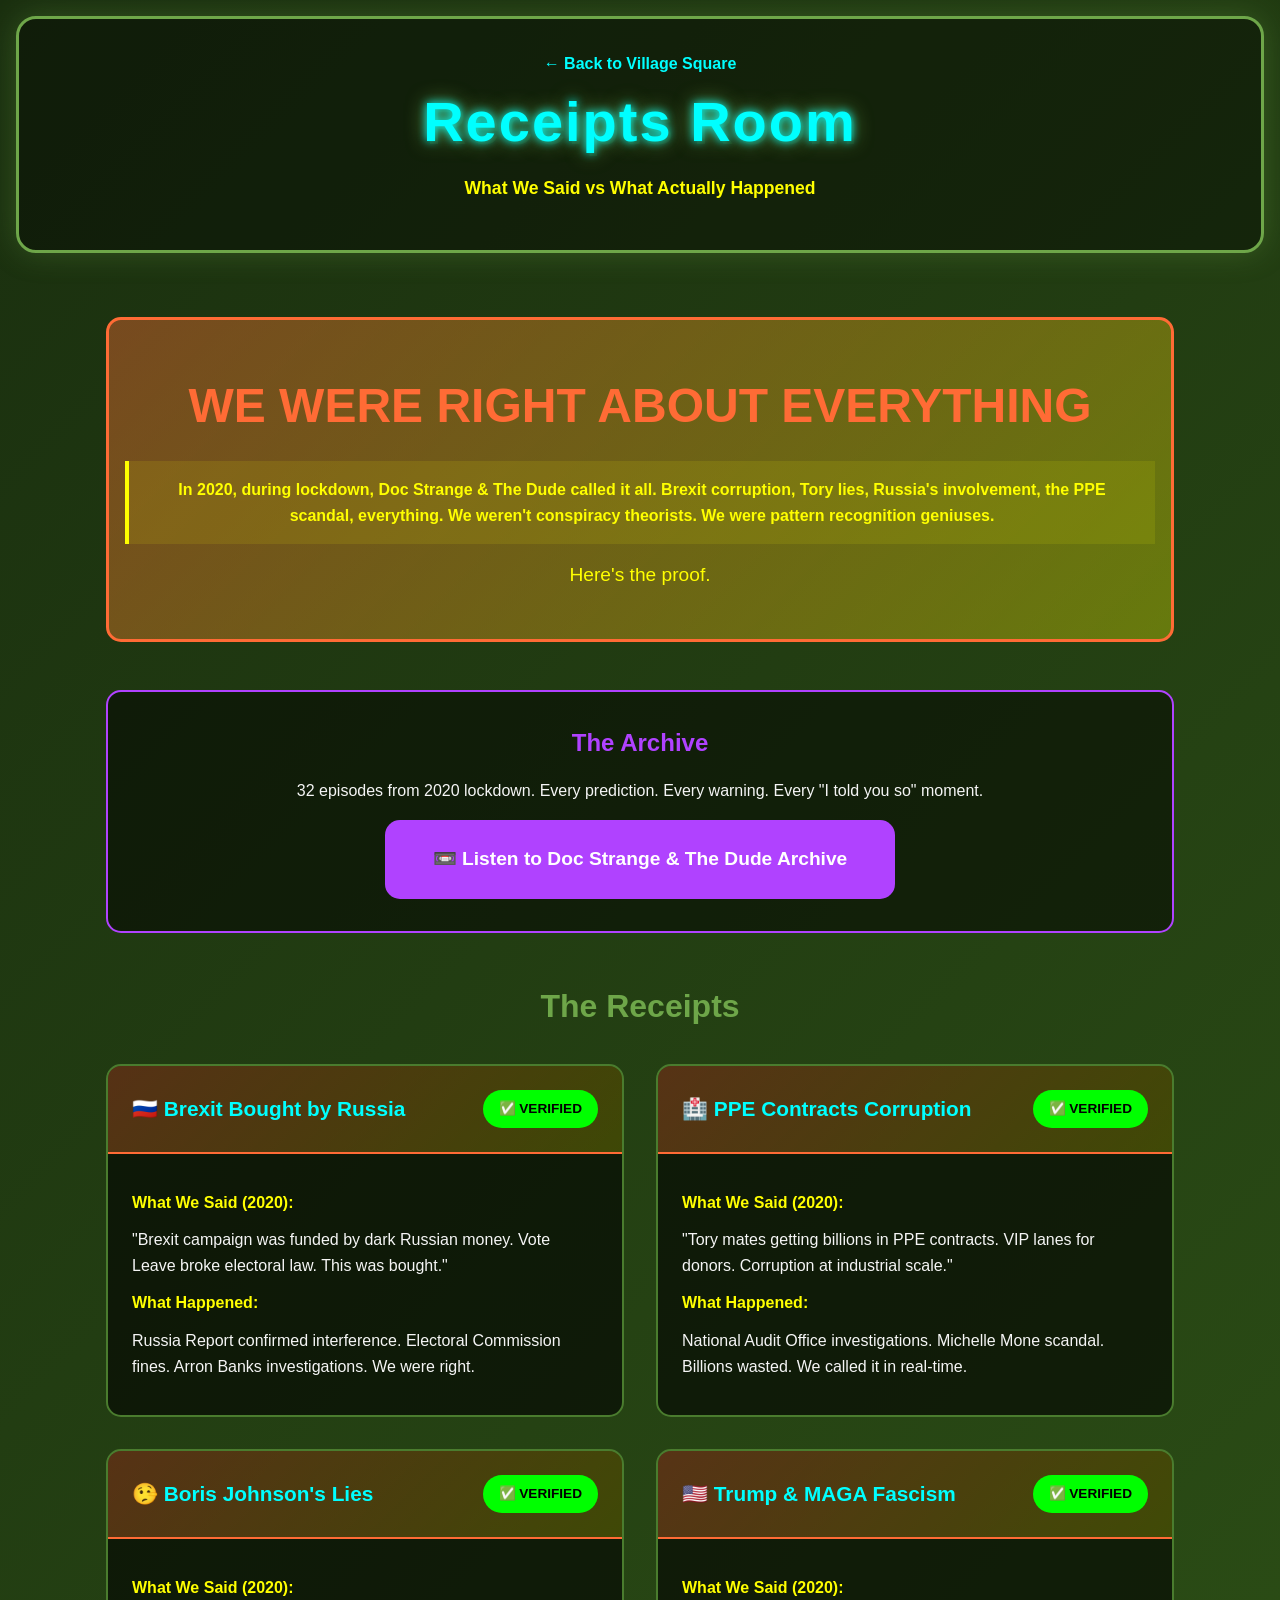
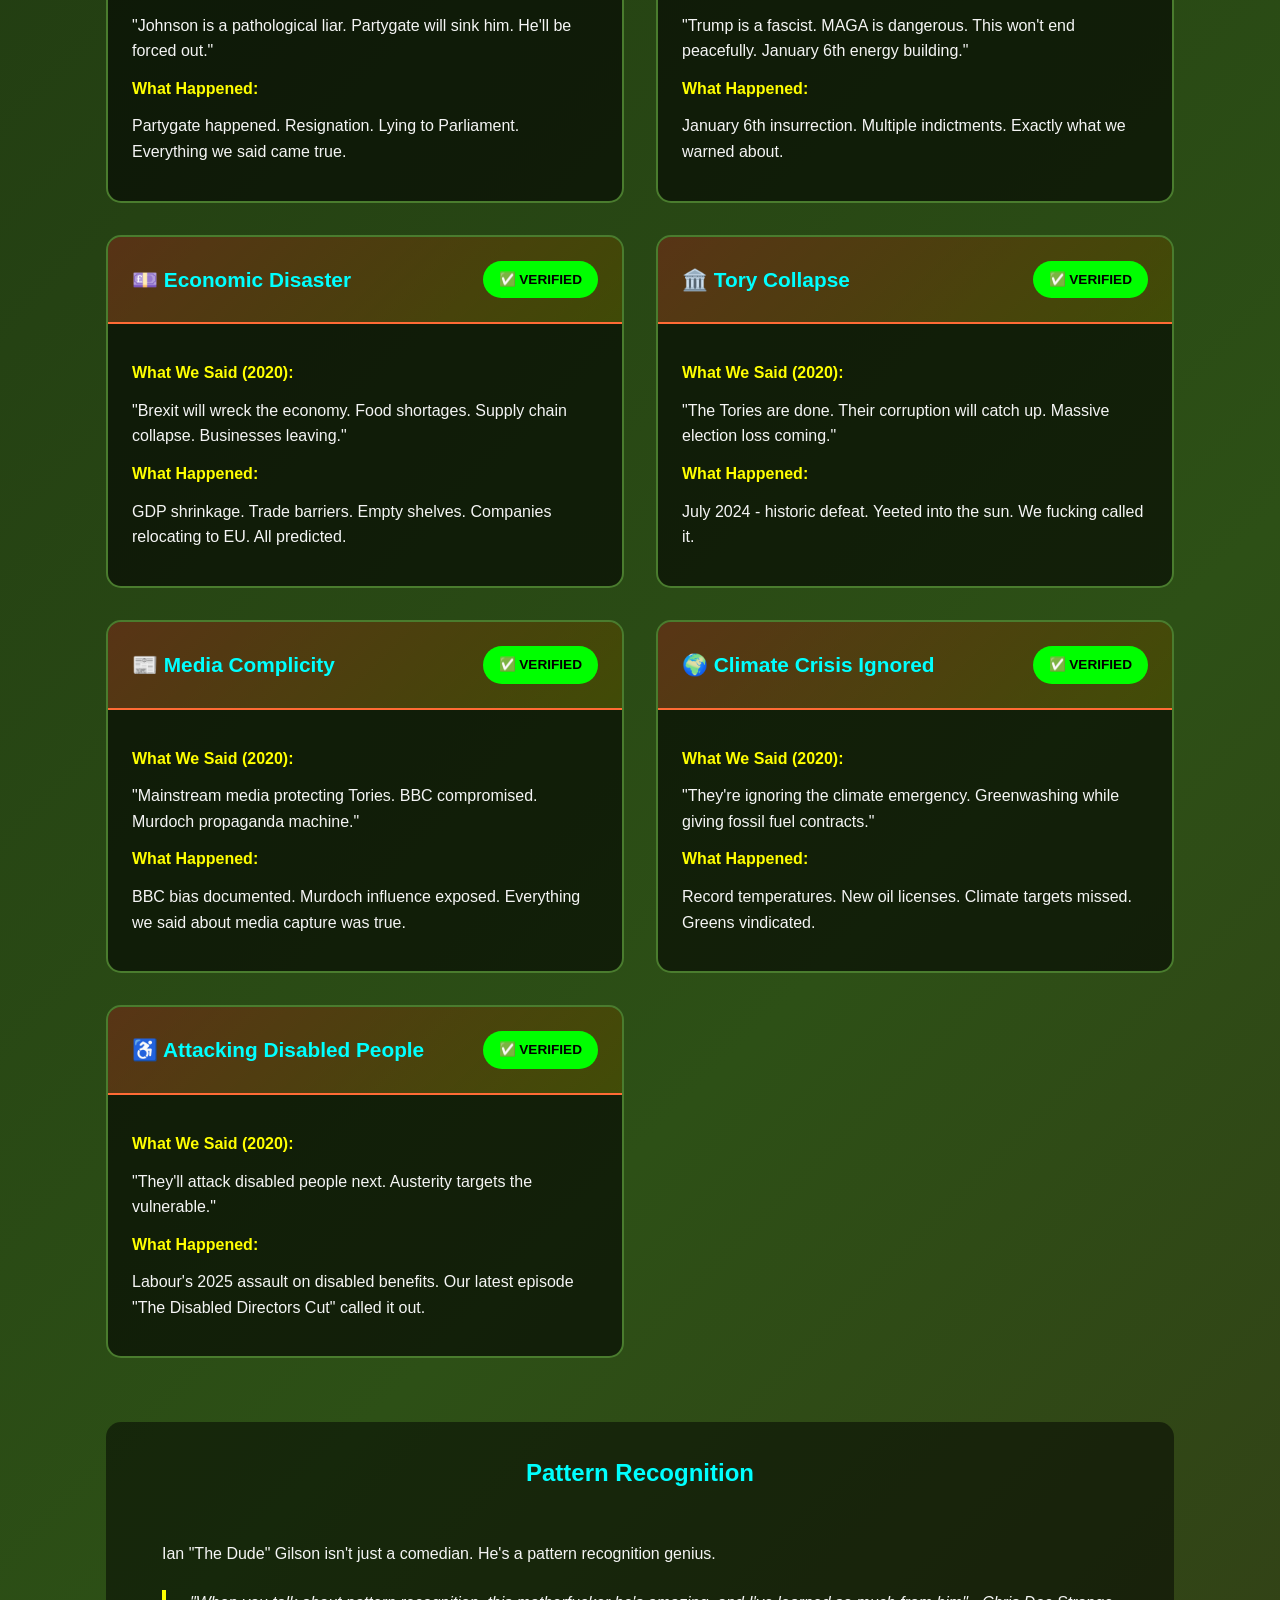
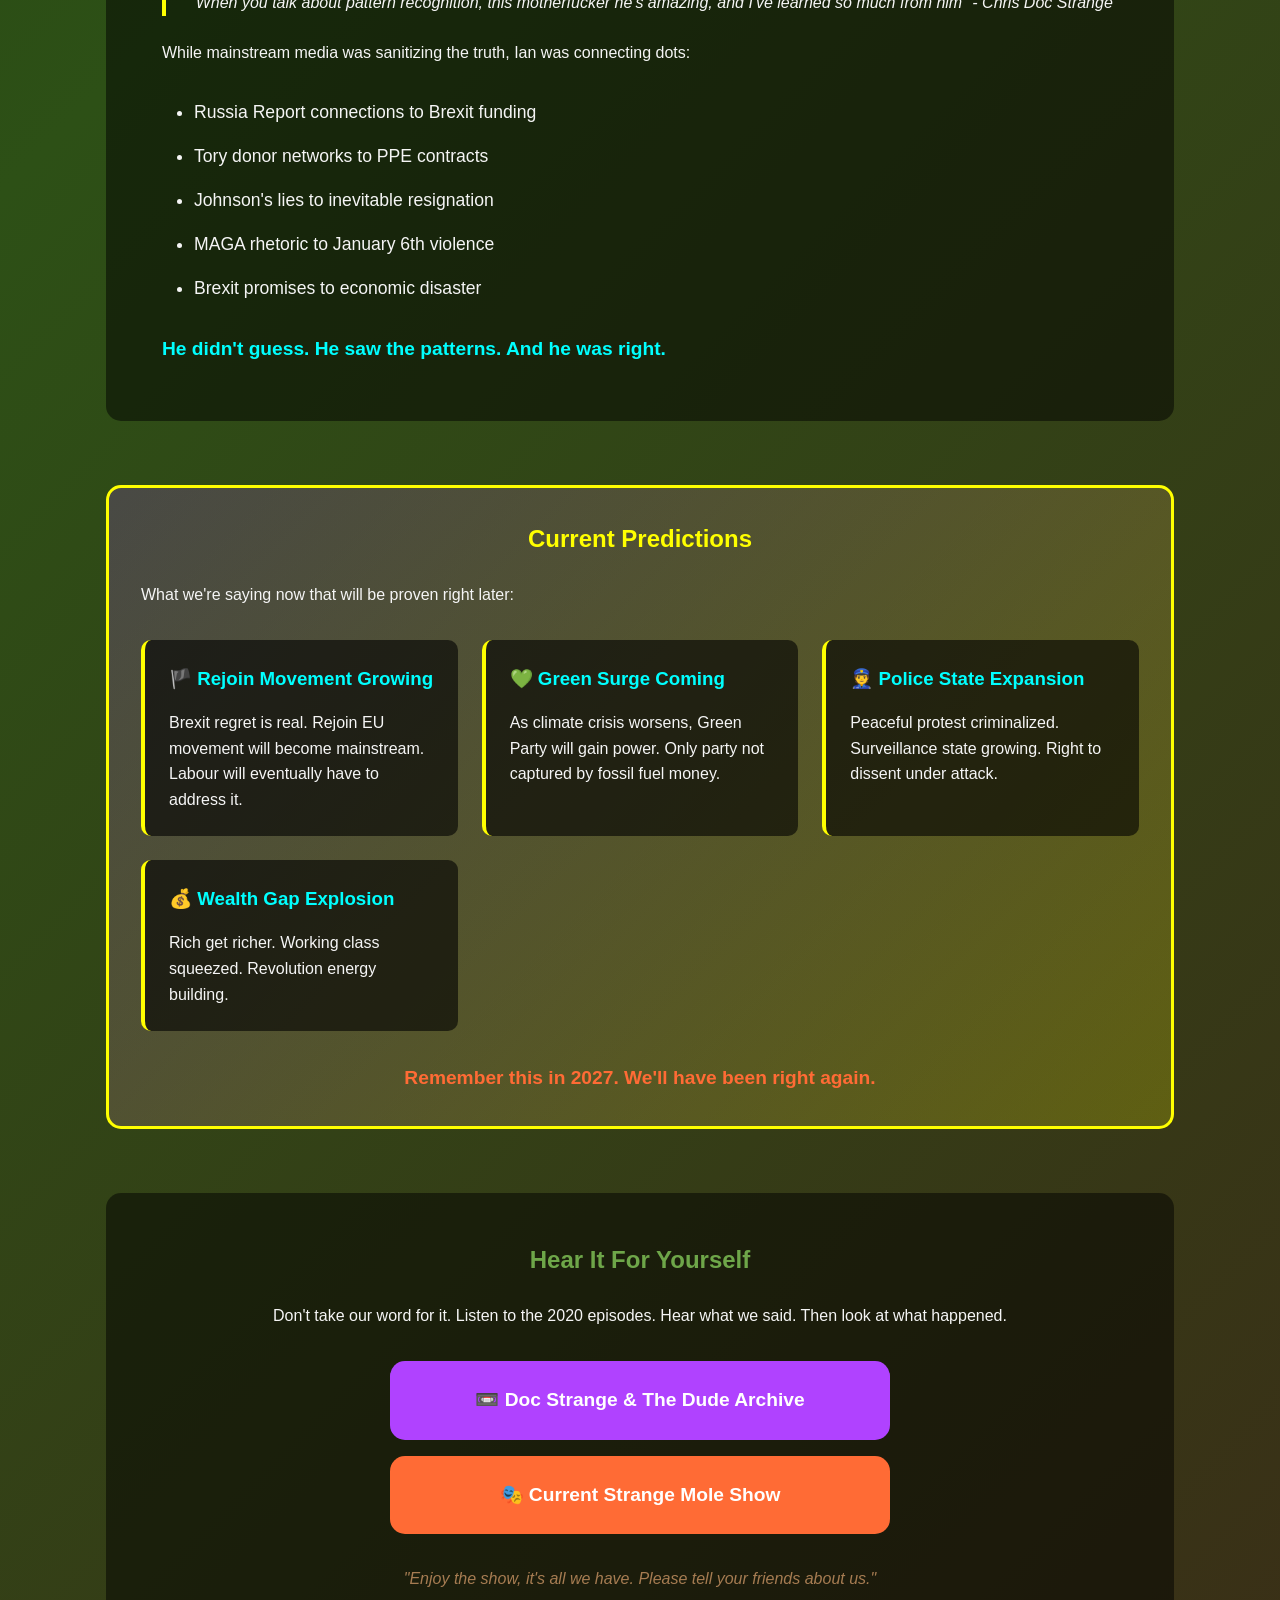
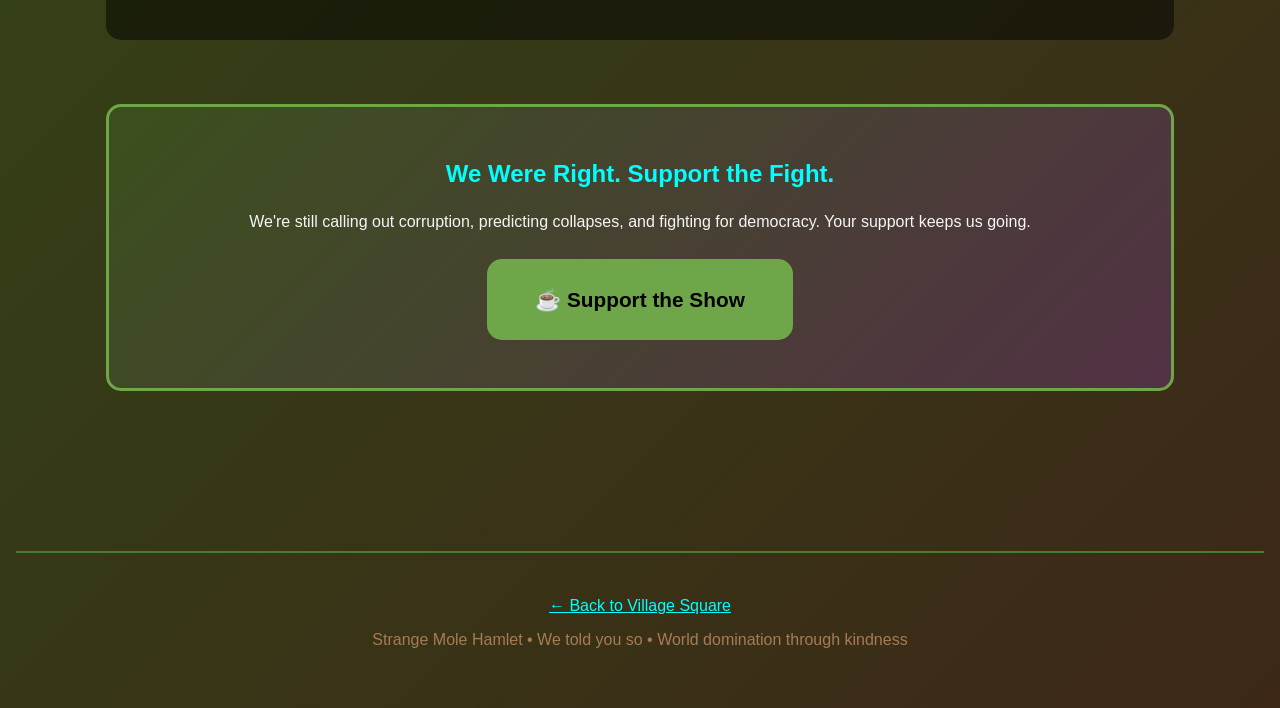
<file: receipts.html>
<!DOCTYPE html>
<html lang="en">
<head>
    <meta charset="UTF-8">
    <meta name="viewport" content="width=device-width, initial-scale=1.0">
    <title>Receipts Room | Strange Mole Hamlet</title>
    <link rel="stylesheet" href="css/style.css">
</head>
<body>
    <div class="village-container">
        <header class="hamlet-header">
            <a href="index.html" class="back-link" style="color: var(--electric-cyan); text-decoration: none; font-weight: 700;">← Back to Village Square</a>
            <h1 class="hamlet-title">Receipts Room</h1>
            <p class="hamlet-tagline">What We Said vs What Actually Happened</p>
        </header>

        <main id="main-content" class="content-wrapper">
            <section class="receipts-hero">
                <h2>WE WERE RIGHT ABOUT EVERYTHING</h2>
                <p class="manifesto">In 2020, during lockdown, Doc Strange & The Dude called it all. Brexit corruption, Tory lies, Russia's involvement, the PPE scandal, everything. We weren't conspiracy theorists. We were pattern recognition geniuses.</p>
                <p style="margin-top: 1rem; font-size: 1.2rem; color: var(--electric-yellow);">Here's the proof.</p>
            </section>

            <section class="doc-strange-archive-link">
                <h2>The Archive</h2>
                <p>32 episodes from 2020 lockdown. Every prediction. Every warning. Every "I told you so" moment.</p>
                <a href="https://archive.org/details/doc-strange-and-the-dude" class="archive-btn">
                    📼 Listen to Doc Strange & The Dude Archive
                </a>
            </section>

            <section class="receipts-list">
                <h2>The Receipts</h2>
                
                <div class="receipt-grid">
                    <div class="receipt-card">
                        <div class="receipt-header">
                            <h3>🇷🇺 Brexit Bought by Russia</h3>
                            <span class="status verified">✅ VERIFIED</span>
                        </div>
                        <div class="receipt-body">
                            <p><strong>What We Said (2020):</strong></p>
                            <p>"Brexit campaign was funded by dark Russian money. Vote Leave broke electoral law. This was bought."</p>
                            
                            <p><strong>What Happened:</strong></p>
                            <p>Russia Report confirmed interference. Electoral Commission fines. Arron Banks investigations. We were right.</p>
                        </div>
                    </div>

                    <div class="receipt-card">
                        <div class="receipt-header">
                            <h3>🏥 PPE Contracts Corruption</h3>
                            <span class="status verified">✅ VERIFIED</span>
                        </div>
                        <div class="receipt-body">
                            <p><strong>What We Said (2020):</strong></p>
                            <p>"Tory mates getting billions in PPE contracts. VIP lanes for donors. Corruption at industrial scale."</p>
                            
                            <p><strong>What Happened:</strong></p>
                            <p>National Audit Office investigations. Michelle Mone scandal. Billions wasted. We called it in real-time.</p>
                        </div>
                    </div>

                    <div class="receipt-card">
                        <div class="receipt-header">
                            <h3>🤥 Boris Johnson's Lies</h3>
                            <span class="status verified">✅ VERIFIED</span>
                        </div>
                        <div class="receipt-body">
                            <p><strong>What We Said (2020):</strong></p>
                            <p>"Johnson is a pathological liar. Partygate will sink him. He'll be forced out."</p>
                            
                            <p><strong>What Happened:</strong></p>
                            <p>Partygate happened. Resignation. Lying to Parliament. Everything we said came true.</p>
                        </div>
                    </div>

                    <div class="receipt-card">
                        <div class="receipt-header">
                            <h3>🇺🇸 Trump & MAGA Fascism</h3>
                            <span class="status verified">✅ VERIFIED</span>
                        </div>
                        <div class="receipt-body">
                            <p><strong>What We Said (2020):</strong></p>
                            <p>"Trump is a fascist. MAGA is dangerous. This won't end peacefully. January 6th energy building."</p>
                            
                            <p><strong>What Happened:</strong></p>
                            <p>January 6th insurrection. Multiple indictments. Exactly what we warned about.</p>
                        </div>
                    </div>

                    <div class="receipt-card">
                        <div class="receipt-header">
                            <h3>💷 Economic Disaster</h3>
                            <span class="status verified">✅ VERIFIED</span>
                        </div>
                        <div class="receipt-body">
                            <p><strong>What We Said (2020):</strong></p>
                            <p>"Brexit will wreck the economy. Food shortages. Supply chain collapse. Businesses leaving."</p>
                            
                            <p><strong>What Happened:</strong></p>
                            <p>GDP shrinkage. Trade barriers. Empty shelves. Companies relocating to EU. All predicted.</p>
                        </div>
                    </div>

                    <div class="receipt-card">
                        <div class="receipt-header">
                            <h3>🏛️ Tory Collapse</h3>
                            <span class="status verified">✅ VERIFIED</span>
                        </div>
                        <div class="receipt-body">
                            <p><strong>What We Said (2020):</strong></p>
                            <p>"The Tories are done. Their corruption will catch up. Massive election loss coming."</p>
                            
                            <p><strong>What Happened:</strong></p>
                            <p>July 2024 - historic defeat. Yeeted into the sun. We fucking called it.</p>
                        </div>
                    </div>

                    <div class="receipt-card">
                        <div class="receipt-header">
                            <h3>📰 Media Complicity</h3>
                            <span class="status verified">✅ VERIFIED</span>
                        </div>
                        <div class="receipt-body">
                            <p><strong>What We Said (2020):</strong></p>
                            <p>"Mainstream media protecting Tories. BBC compromised. Murdoch propaganda machine."</p>
                            
                            <p><strong>What Happened:</strong></p>
                            <p>BBC bias documented. Murdoch influence exposed. Everything we said about media capture was true.</p>
                        </div>
                    </div>

                    <div class="receipt-card">
                        <div class="receipt-header">
                            <h3>🌍 Climate Crisis Ignored</h3>
                            <span class="status verified">✅ VERIFIED</span>
                        </div>
                        <div class="receipt-body">
                            <p><strong>What We Said (2020):</strong></p>
                            <p>"They're ignoring the climate emergency. Greenwashing while giving fossil fuel contracts."</p>
                            
                            <p><strong>What Happened:</strong></p>
                            <p>Record temperatures. New oil licenses. Climate targets missed. Greens vindicated.</p>
                        </div>
                    </div>

                    <div class="receipt-card">
                        <div class="receipt-header">
                            <h3>♿ Attacking Disabled People</h3>
                            <span class="status verified">✅ VERIFIED</span>
                        </div>
                        <div class="receipt-body">
                            <p><strong>What We Said (2020):</strong></p>
                            <p>"They'll attack disabled people next. Austerity targets the vulnerable."</p>
                            
                            <p><strong>What Happened:</strong></p>
                            <p>Labour's 2025 assault on disabled benefits. Our latest episode "The Disabled Directors Cut" called it out.</p>
                        </div>
                    </div>
                </div>
            </section>

            <section class="pattern-recognition">
                <h2>Pattern Recognition</h2>
                
                <div class="pattern-explainer">
                    <p>Ian "The Dude" Gilson isn't just a comedian. He's a pattern recognition genius.</p>
                    
                    <blockquote style="border-left: 4px solid var(--electric-yellow); padding-left: 1.5rem; margin: 1.5rem 0; font-style: italic;">
                        "When you talk about pattern recognition, this motherfucker he's amazing, and I've learned so much from him" - Chris Doc Strange
                    </blockquote>

                    <p>While mainstream media was sanitizing the truth, Ian was connecting dots:</p>
                    
                    <ul style="margin: 1.5rem 0; padding-left: 2rem;">
                        <li>Russia Report connections to Brexit funding</li>
                        <li>Tory donor networks to PPE contracts</li>
                        <li>Johnson's lies to inevitable resignation</li>
                        <li>MAGA rhetoric to January 6th violence</li>
                        <li>Brexit promises to economic disaster</li>
                    </ul>

                    <p style="margin-top: 1.5rem; color: var(--electric-cyan); font-weight: 700; font-size: 1.2rem;">
                        He didn't guess. He saw the patterns. And he was right.
                    </p>
                </div>
            </section>

            <section class="current-predictions">
                <h2>Current Predictions</h2>
                <p>What we're saying now that will be proven right later:</p>
                
                <div class="prediction-grid">
                    <div class="prediction-card">
                        <h3>🏴 Rejoin Movement Growing</h3>
                        <p>Brexit regret is real. Rejoin EU movement will become mainstream. Labour will eventually have to address it.</p>
                    </div>

                    <div class="prediction-card">
                        <h3>💚 Green Surge Coming</h3>
                        <p>As climate crisis worsens, Green Party will gain power. Only party not captured by fossil fuel money.</p>
                    </div>

                    <div class="prediction-card">
                        <h3>👮 Police State Expansion</h3>
                        <p>Peaceful protest criminalized. Surveillance state growing. Right to dissent under attack.</p>
                    </div>

                    <div class="prediction-card">
                        <h3>💰 Wealth Gap Explosion</h3>
                        <p>Rich get richer. Working class squeezed. Revolution energy building.</p>
                    </div>
                </div>

                <p style="text-align: center; margin-top: 2rem; font-size: 1.2rem; color: var(--safe-portal);">
                    <strong>Remember this in 2027. We'll have been right again.</strong>
                </p>
            </section>

            <section class="listen-now">
                <h2>Hear It For Yourself</h2>
                <p>Don't take our word for it. Listen to the 2020 episodes. Hear what we said. Then look at what happened.</p>
                
                <div class="listen-buttons">
                    <a href="https://archive.org/details/doc-strange-and-the-dude" class="listen-btn archive">
                        📼 Doc Strange & The Dude Archive
                    </a>
                    
                    <a href="https://strangemoleshow.podbean.com/" class="listen-btn current">
                        🎭 Current Strange Mole Show
                    </a>
                </div>

                <p style="text-align: center; margin-top: 2rem; font-style: italic; color: var(--wood-light);">
                    "Enjoy the show, it's all we have. Please tell your friends about us."
                </p>
            </section>

            <section class="support-cta">
                <h2>We Were Right. Support the Fight.</h2>
                <p>We're still calling out corruption, predicting collapses, and fighting for democracy. Your support keeps us going.</p>
                
                <a href="support.html" class="support-link">
                    ☕ Support the Show
                </a>
            </section>
        </main>

        <footer class="hamlet-footer">
            <p><a href="index.html" style="color: var(--electric-cyan);">← Back to Village Square</a></p>
            <p>Strange Mole Hamlet • We told you so • World domination through kindness</p>
        </footer>
    </div>

    <style>
        .content-wrapper {
            max-width: 1100px;
            margin: 0 auto;
            padding: 2rem 1rem;
        }

        .receipts-hero {
            text-align: center;
            padding: 3rem 1rem;
            background: linear-gradient(135deg, rgba(255, 107, 53, 0.4), rgba(255, 255, 0, 0.3));
            border-radius: 15px;
            margin-bottom: 3rem;
            border: 3px solid var(--safe-portal);
        }

        .receipts-hero h2 {
            font-size: clamp(2rem, 6vw, 3rem);
            color: var(--safe-portal);
            margin-bottom: 1rem;
            font-weight: 900;
        }

        .doc-strange-archive-link {
            text-align: center;
            padding: 2rem;
            background: rgba(0, 0, 0, 0.5);
            border-radius: 15px;
            margin-bottom: 3rem;
            border: 2px solid var(--electric-purple);
        }

        .doc-strange-archive-link h2 {
            color: var(--electric-purple);
            margin-bottom: 1rem;
        }

        .archive-btn {
            display: inline-block;
            padding: 1.5rem 3rem;
            margin-top: 1rem;
            background: var(--electric-purple);
            color: white;
            text-decoration: none;
            border-radius: 15px;
            font-weight: 700;
            font-size: 1.2rem;
            transition: all 0.3s ease;
        }

        .archive-btn:hover {
            background: var(--electric-magenta);
            transform: translateY(-3px);
        }

        .receipts-list h2 {
            color: var(--forest-light);
            margin-bottom: 2rem;
            text-align: center;
            font-size: 2rem;
        }

        .receipt-grid {
            display: grid;
            grid-template-columns: repeat(auto-fill, minmax(350px, 1fr));
            gap: 2rem;
            margin: 2rem 0;
        }

        .receipt-card {
            background: rgba(0, 0, 0, 0.6);
            border-radius: 15px;
            overflow: hidden;
            border: 2px solid var(--forest-mid);
            transition: all 0.3s ease;
        }

        .receipt-card:hover {
            border-color: var(--safe-portal);
            transform: translateY(-5px);
            box-shadow: 0 10px 30px rgba(255, 107, 53, 0.3);
        }

        .receipt-header {
            background: linear-gradient(135deg, rgba(255, 107, 53, 0.3), rgba(255, 255, 0, 0.2));
            padding: 1.5rem;
            display: flex;
            justify-content: space-between;
            align-items: center;
            border-bottom: 2px solid var(--safe-portal);
        }

        .receipt-header h3 {
            color: var(--electric-cyan);
            font-size: 1.3rem;
            margin: 0;
        }

        .status {
            padding: 0.5rem 1rem;
            border-radius: 50px;
            font-weight: 700;
            font-size: 0.85rem;
        }

        .status.verified {
            background: #00ff00;
            color: #000;
        }

        .receipt-body {
            padding: 1.5rem;
        }

        .receipt-body p {
            margin: 0.75rem 0;
        }

        .receipt-body strong {
            color: var(--electric-yellow);
        }

        .pattern-recognition {
            margin: 4rem 0;
            padding: 2rem;
            background: rgba(0, 0, 0, 0.5);
            border-radius: 15px;
        }

        .pattern-recognition h2 {
            color: var(--electric-cyan);
            margin-bottom: 1.5rem;
            text-align: center;
        }

        .pattern-explainer {
            padding: 1.5rem;
        }

        .pattern-explainer ul li {
            padding: 0.5rem 0;
            font-size: 1.1rem;
        }

        .current-predictions {
            margin: 4rem 0;
            padding: 2rem;
            background: linear-gradient(135deg, rgba(176, 66, 255, 0.2), rgba(255, 255, 0, 0.2));
            border-radius: 15px;
            border: 3px solid var(--electric-yellow);
        }

        .current-predictions h2 {
            color: var(--electric-yellow);
            margin-bottom: 1.5rem;
            text-align: center;
        }

        .prediction-grid {
            display: grid;
            grid-template-columns: repeat(auto-fit, minmax(250px, 1fr));
            gap: 1.5rem;
            margin: 2rem 0;
        }

        .prediction-card {
            background: rgba(0, 0, 0, 0.6);
            padding: 1.5rem;
            border-radius: 10px;
            border-left: 4px solid var(--electric-yellow);
        }

        .prediction-card h3 {
            color: var(--electric-cyan);
            margin-bottom: 1rem;
        }

        .listen-now {
            margin: 4rem 0;
            padding: 3rem 2rem;
            background: rgba(0, 0, 0, 0.5);
            border-radius: 15px;
            text-align: center;
        }

        .listen-now h2 {
            color: var(--forest-light);
            margin-bottom: 1.5rem;
        }

        .listen-buttons {
            display: flex;
            flex-direction: column;
            gap: 1rem;
            max-width: 500px;
            margin: 2rem auto;
        }

        .listen-btn {
            display: block;
            padding: 1.5rem 2rem;
            text-decoration: none;
            border-radius: 15px;
            font-weight: 700;
            font-size: 1.2rem;
            transition: all 0.3s ease;
        }

        .listen-btn.archive {
            background: var(--electric-purple);
            color: white;
        }

        .listen-btn.archive:hover {
            background: var(--electric-magenta);
        }

        .listen-btn.current {
            background: var(--safe-portal);
            color: white;
        }

        .listen-btn.current:hover {
            background: #ff8555;
        }

        .support-cta {
            margin: 4rem 0;
            padding: 3rem 2rem;
            background: linear-gradient(135deg, rgba(74, 124, 46, 0.3), rgba(176, 66, 255, 0.2));
            border-radius: 15px;
            border: 3px solid var(--forest-light);
            text-align: center;
        }

        .support-cta h2 {
            color: var(--electric-cyan);
            margin-bottom: 1rem;
        }

        .support-link {
            display: inline-block;
            padding: 1.5rem 3rem;
            margin-top: 1.5rem;
            background: var(--forest-light);
            color: var(--pure-black);
            text-decoration: none;
            border-radius: 15px;
            font-weight: 700;
            font-size: 1.3rem;
            transition: all 0.3s ease;
        }

        .support-link:hover {
            background: var(--forest-mid);
            transform: translateY(-3px);
        }

        @media (max-width: 768px) {
            .receipt-grid,
            .prediction-grid {
                grid-template-columns: 1fr;
            }

            .receipt-header {
                flex-direction: column;
                gap: 1rem;
                text-align: center;
            }
        }
    </style>

    <script src="js/app.js"></script>
</body>
</html>
</file>
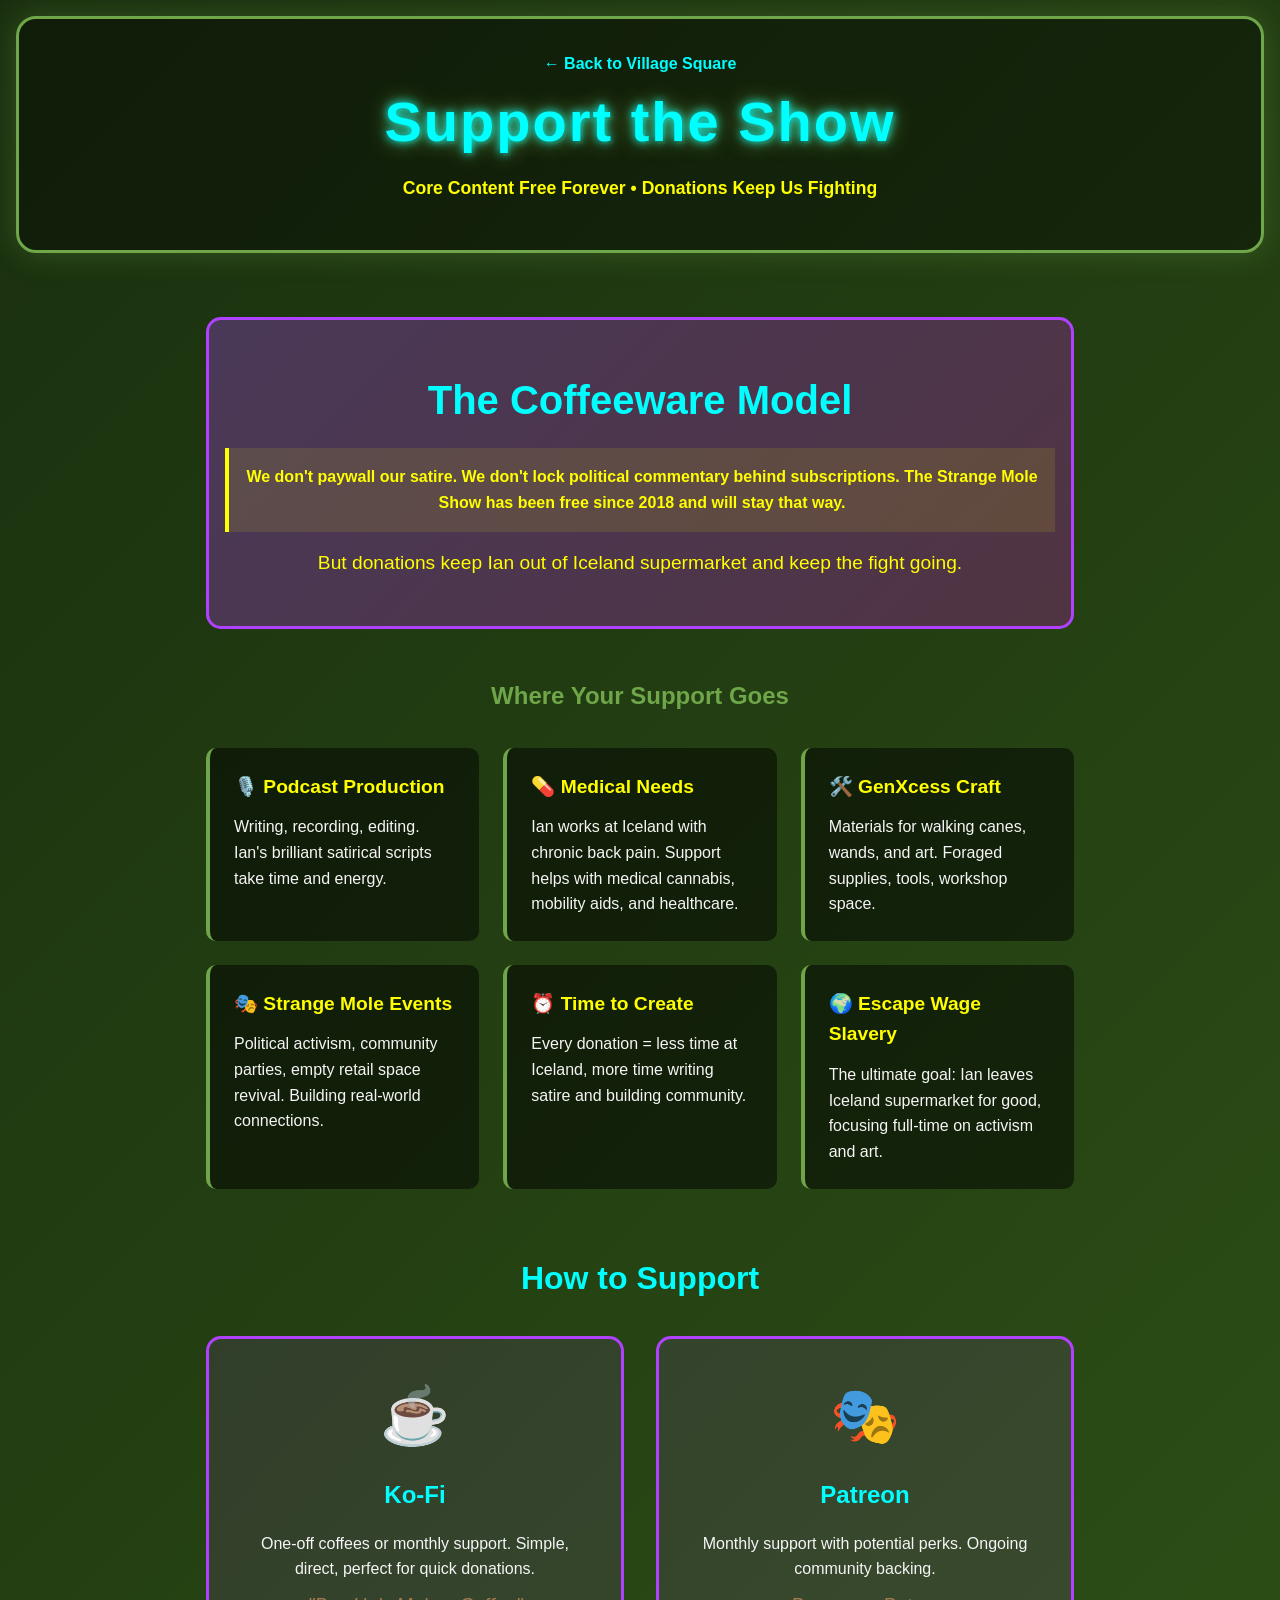
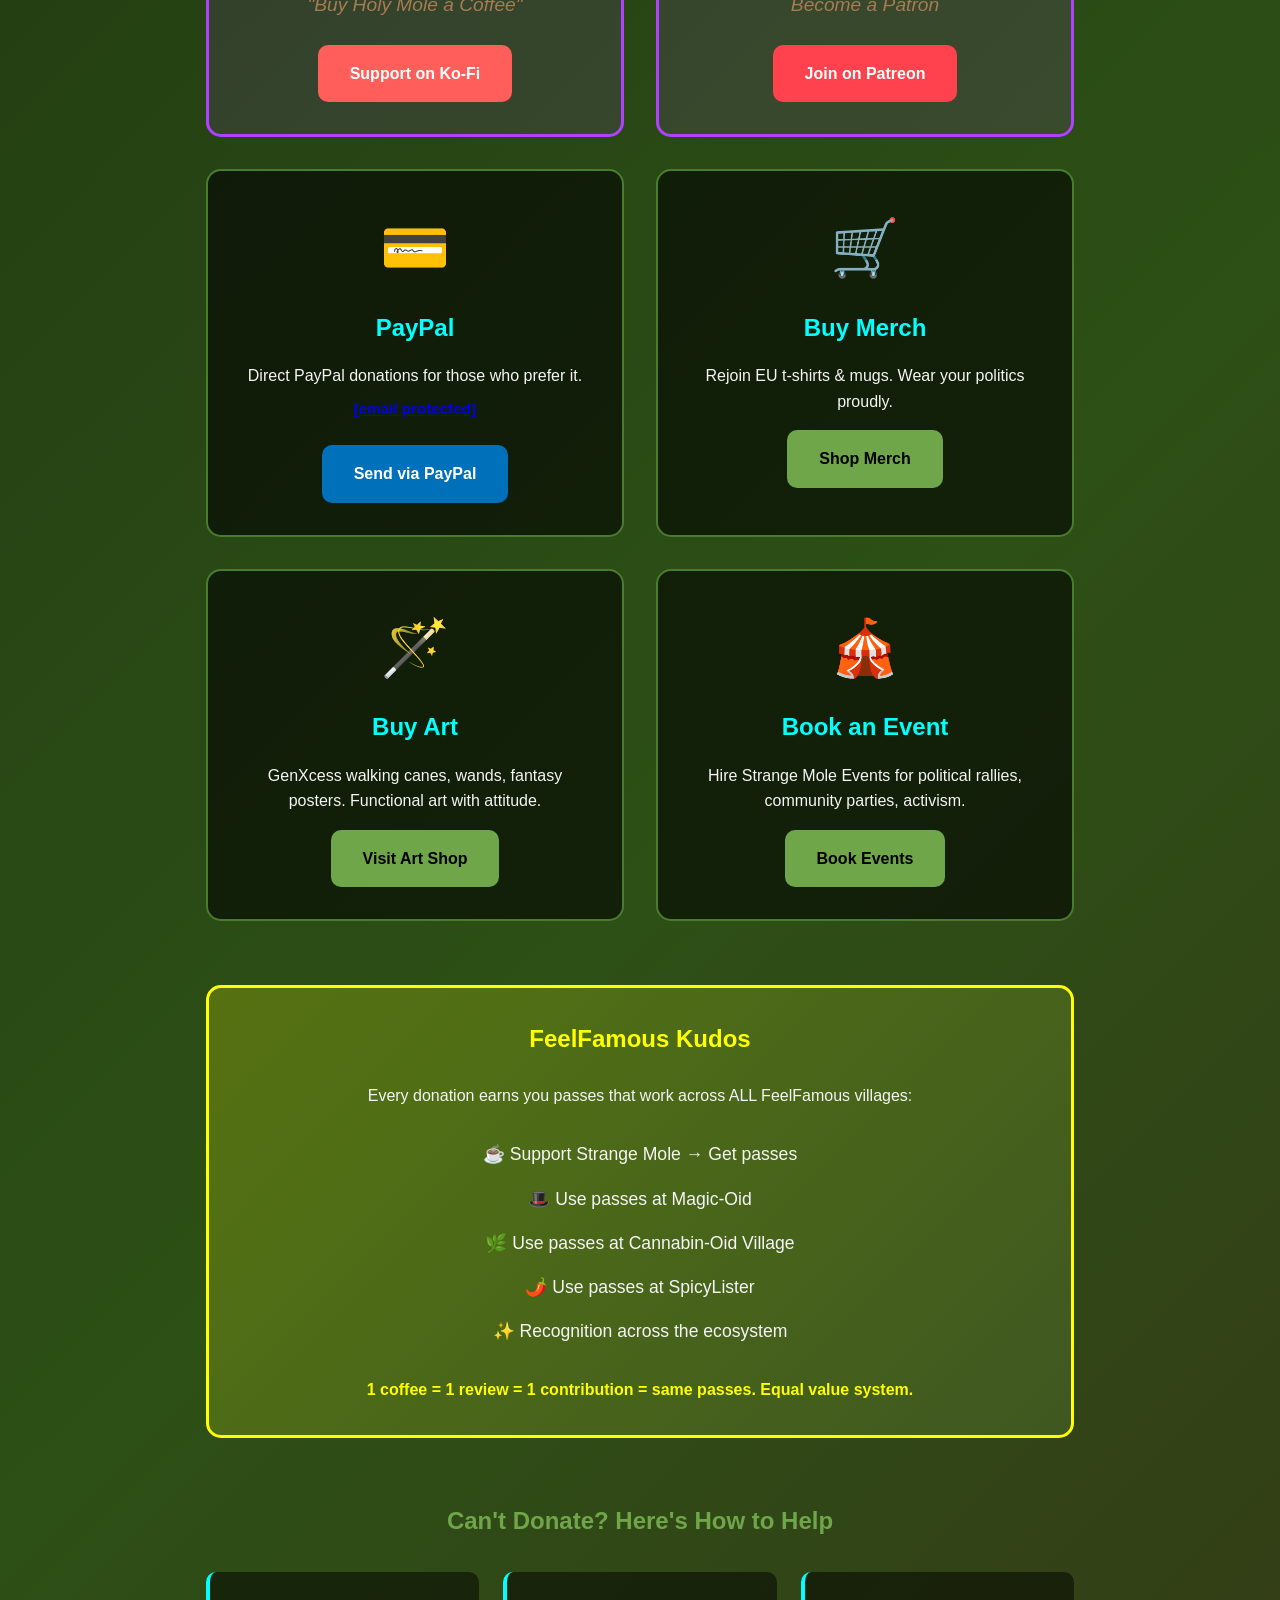
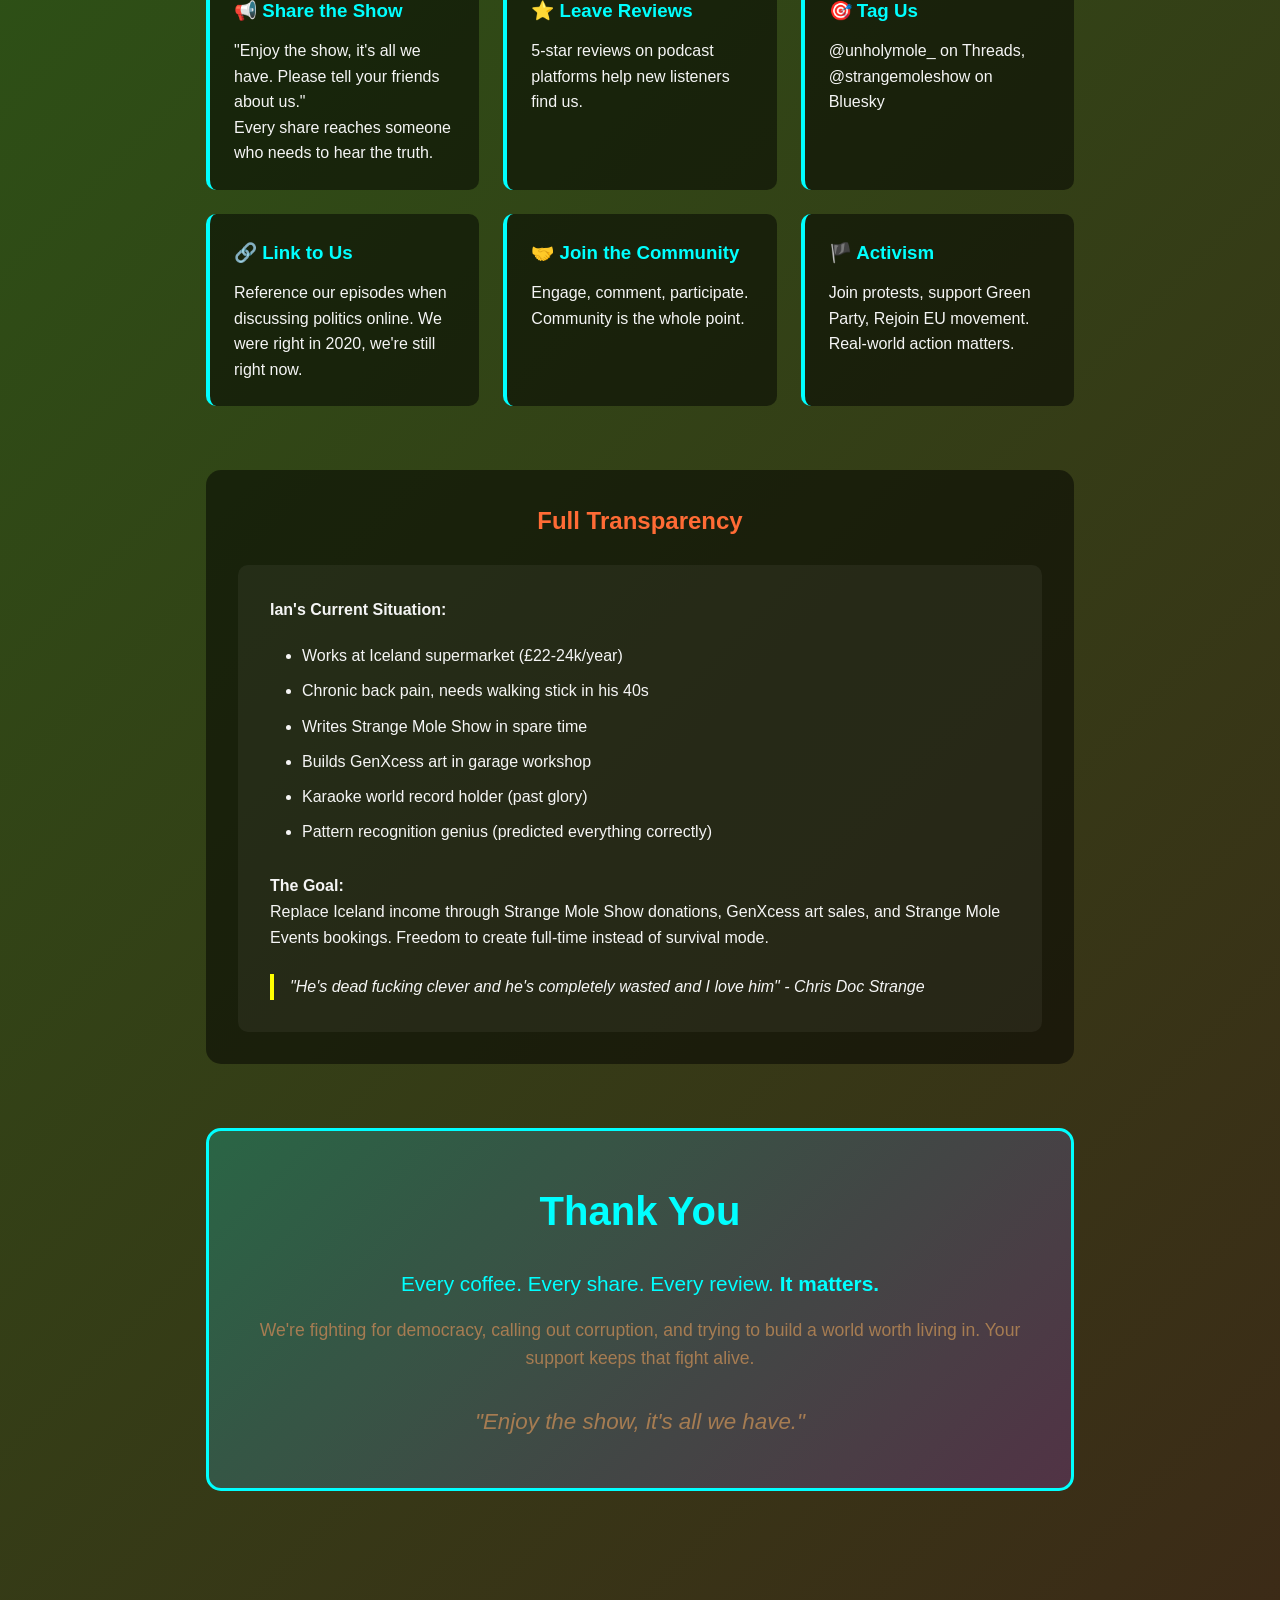
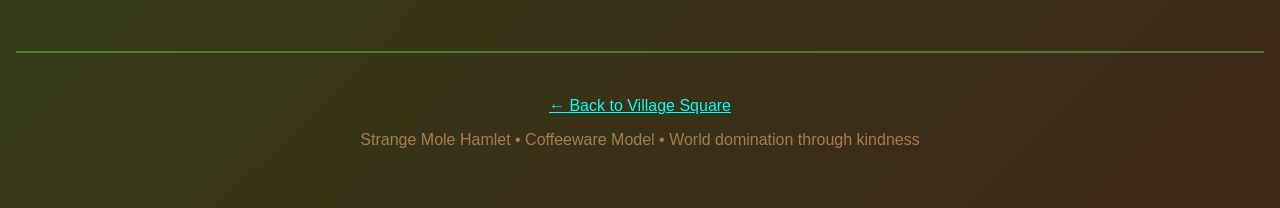
<file: support.html>
<!DOCTYPE html>
<html lang="en">
<head>
    <meta charset="UTF-8">
    <meta name="viewport" content="width=device-width, initial-scale=1.0">
    <title>Support | Strange Mole Hamlet</title>
    <link rel="stylesheet" href="css/style.css">
</head>
<body>
    <div class="village-container">
        <header class="hamlet-header">
            <a href="index.html" class="back-link" style="color: var(--electric-cyan); text-decoration: none; font-weight: 700;">← Back to Village Square</a>
            <h1 class="hamlet-title">Support the Show</h1>
            <p class="hamlet-tagline">Core Content Free Forever • Donations Keep Us Fighting</p>
        </header>

        <main id="main-content" class="content-wrapper">
            <section class="support-hero">
                <h2>The Coffeeware Model</h2>
                <p class="manifesto">We don't paywall our satire. We don't lock political commentary behind subscriptions. The Strange Mole Show has been free since 2018 and will stay that way.</p>
                <p style="margin-top: 1rem; font-size: 1.2rem; color: var(--electric-yellow);">But donations keep Ian out of Iceland supermarket and keep the fight going.</p>
            </section>

            <section class="impact">
                <h2>Where Your Support Goes</h2>
                
                <div class="impact-grid">
                    <div class="impact-card">
                        <h3>🎙️ Podcast Production</h3>
                        <p>Writing, recording, editing. Ian's brilliant satirical scripts take time and energy.</p>
                    </div>

                    <div class="impact-card">
                        <h3>💊 Medical Needs</h3>
                        <p>Ian works at Iceland with chronic back pain. Support helps with medical cannabis, mobility aids, and healthcare.</p>
                    </div>

                    <div class="impact-card">
                        <h3>🛠️ GenXcess Craft</h3>
                        <p>Materials for walking canes, wands, and art. Foraged supplies, tools, workshop space.</p>
                    </div>

                    <div class="impact-card">
                        <h3>🎭 Strange Mole Events</h3>
                        <p>Political activism, community parties, empty retail space revival. Building real-world connections.</p>
                    </div>

                    <div class="impact-card">
                        <h3>⏰ Time to Create</h3>
                        <p>Every donation = less time at Iceland, more time writing satire and building community.</p>
                    </div>

                    <div class="impact-card">
                        <h3>🌍 Escape Wage Slavery</h3>
                        <p>The ultimate goal: Ian leaves Iceland supermarket for good, focusing full-time on activism and art.</p>
                    </div>
                </div>
            </section>

            <section class="donation-methods">
                <h2>How to Support</h2>
                
                <div class="donation-grid">
                    <div class="donation-card primary">
                        <div class="donation-icon">☕</div>
                        <h3>Ko-Fi</h3>
                        <p>One-off coffees or monthly support. Simple, direct, perfect for quick donations.</p>
                        <p class="tagline">"Buy Holy Mole a Coffee"</p>
                        <a href="https://ko-fi.com/holymole" class="donate-btn kofi">
                            Support on Ko-Fi
                        </a>
                    </div>

                    <div class="donation-card primary">
                        <div class="donation-icon">🎭</div>
                        <h3>Patreon</h3>
                        <p>Monthly support with potential perks. Ongoing community backing.</p>
                        <p class="tagline">Become a Patron</p>
                        <a href="https://www.patreon.com/HolyMole" class="donate-btn patreon">
                            Join on Patreon
                        </a>
                    </div>

                    <div class="donation-card">
                        <div class="donation-icon">💳</div>
                        <h3>PayPal</h3>
                        <p>Direct PayPal donations for those who prefer it.</p>
                        <p class="email"><strong><a href="/cdn-cgi/l/email-protection" class="__cf_email__" data-cfemail="9ff6fef1b1f8f6f3ecf0f1afafa8dff8f2fef6f3b1fcf0f2">[email&#160;protected]</a></strong></p>
                        <a href="https://www.paypal.com/paypalme/strangemoleshow" class="donate-btn paypal">
                            Send via PayPal
                        </a>
                    </div>

                    <div class="donation-card">
                        <div class="donation-icon">🛒</div>
                        <h3>Buy Merch</h3>
                        <p>Rejoin EU t-shirts & mugs. Wear your politics proudly.</p>
                        <a href="https://www.tshirtstudio.com/marketplace/chris-p-tee-shirts" class="donate-btn merch">
                            Shop Merch
                        </a>
                    </div>

                    <div class="donation-card">
                        <div class="donation-icon">🪄</div>
                        <h3>Buy Art</h3>
                        <p>GenXcess walking canes, wands, fantasy posters. Functional art with attitude.</p>
                        <a href="art-shop.html" class="donate-btn art">
                            Visit Art Shop
                        </a>
                    </div>

                    <div class="donation-card">
                        <div class="donation-icon">🎪</div>
                        <h3>Book an Event</h3>
                        <p>Hire Strange Mole Events for political rallies, community parties, activism.</p>
                        <a href="event-hall.html" class="donate-btn events">
                            Book Events
                        </a>
                    </div>
                </div>
            </section>

            <section class="kudos-benefit">
                <h2>FeelFamous Kudos</h2>
                <p>Every donation earns you passes that work across ALL FeelFamous villages:</p>
                
                <div class="kudos-benefits">
                    <ul>
                        <li>☕ Support Strange Mole → Get passes</li>
                        <li>🎩 Use passes at Magic-Oid</li>
                        <li>🌿 Use passes at Cannabin-Oid Village</li>
                        <li>🌶️ Use passes at SpicyLister</li>
                        <li>✨ Recognition across the ecosystem</li>
                    </ul>
                    
                    <p style="margin-top: 1.5rem; font-weight: 700; color: var(--electric-yellow);">
                        1 coffee = 1 review = 1 contribution = same passes. Equal value system.
                    </p>
                </div>
            </section>

            <section class="non-monetary">
                <h2>Can't Donate? Here's How to Help</h2>
                
                <div class="help-grid">
                    <div class="help-card">
                        <h3>📢 Share the Show</h3>
                        <p>"Enjoy the show, it's all we have. Please tell your friends about us."</p>
                        <p>Every share reaches someone who needs to hear the truth.</p>
                    </div>

                    <div class="help-card">
                        <h3>⭐ Leave Reviews</h3>
                        <p>5-star reviews on podcast platforms help new listeners find us.</p>
                    </div>

                    <div class="help-card">
                        <h3>🎯 Tag Us</h3>
                        <p>@unholymole_ on Threads, @strangemoleshow on Bluesky</p>
                    </div>

                    <div class="help-card">
                        <h3>🔗 Link to Us</h3>
                        <p>Reference our episodes when discussing politics online. We were right in 2020, we're still right now.</p>
                    </div>

                    <div class="help-card">
                        <h3>🤝 Join the Community</h3>
                        <p>Engage, comment, participate. Community is the whole point.</p>
                    </div>

                    <div class="help-card">
                        <h3>🏴 Activism</h3>
                        <p>Join protests, support Green Party, Rejoin EU movement. Real-world action matters.</p>
                    </div>
                </div>
            </section>

            <section class="transparency">
                <h2>Full Transparency</h2>
                
                <div class="transparency-card">
                    <p><strong>Ian's Current Situation:</strong></p>
                    <ul>
                        <li>Works at Iceland supermarket (£22-24k/year)</li>
                        <li>Chronic back pain, needs walking stick in his 40s</li>
                        <li>Writes Strange Mole Show in spare time</li>
                        <li>Builds GenXcess art in garage workshop</li>
                        <li>Karaoke world record holder (past glory)</li>
                        <li>Pattern recognition genius (predicted everything correctly)</li>
                    </ul>

                    <p style="margin-top: 1.5rem;"><strong>The Goal:</strong></p>
                    <p>Replace Iceland income through Strange Mole Show donations, GenXcess art sales, and Strange Mole Events bookings. Freedom to create full-time instead of survival mode.</p>

                    <blockquote style="margin-top: 1.5rem; border-left: 4px solid var(--electric-yellow); padding-left: 1rem; font-style: italic;">
                        "He's dead fucking clever and he's completely wasted and I love him" - Chris Doc Strange
                    </blockquote>
                </div>
            </section>

            <section class="final-message">
                <h2>Thank You</h2>
                <p style="font-size: 1.3rem; text-align: center; color: var(--electric-cyan); margin-bottom: 1rem;">
                    Every coffee. Every share. Every review. <strong>It matters.</strong>
                </p>
                <p style="text-align: center; font-size: 1.1rem; color: var(--wood-light);">
                    We're fighting for democracy, calling out corruption, and trying to build a world worth living in. Your support keeps that fight alive.
                </p>
                <p class="tagline" style="margin-top: 2rem; font-size: 1.4rem;">
                    "Enjoy the show, it's all we have."
                </p>
            </section>
        </main>

        <footer class="hamlet-footer">
            <p><a href="index.html" style="color: var(--electric-cyan);">← Back to Village Square</a></p>
            <p>Strange Mole Hamlet • Coffeeware Model • World domination through kindness</p>
        </footer>
    </div>

    <style>
        .content-wrapper {
            max-width: 900px;
            margin: 0 auto;
            padding: 2rem 1rem;
        }

        .support-hero {
            text-align: center;
            padding: 3rem 1rem;
            background: linear-gradient(135deg, rgba(176, 66, 255, 0.3), rgba(255, 0, 255, 0.2));
            border-radius: 15px;
            margin-bottom: 3rem;
            border: 3px solid var(--electric-purple);
        }

        .support-hero h2 {
            font-size: 2.5rem;
            color: var(--electric-cyan);
            margin-bottom: 1rem;
        }

        .impact {
            margin: 3rem 0;
        }

        .impact h2 {
            color: var(--forest-light);
            margin-bottom: 2rem;
            text-align: center;
        }

        .impact-grid {
            display: grid;
            grid-template-columns: repeat(auto-fit, minmax(250px, 1fr));
            gap: 1.5rem;
        }

        .impact-card {
            background: rgba(0, 0, 0, 0.5);
            padding: 1.5rem;
            border-radius: 10px;
            border-left: 4px solid var(--forest-light);
        }

        .impact-card h3 {
            color: var(--electric-yellow);
            margin-bottom: 0.75rem;
            font-size: 1.2rem;
        }

        .donation-methods {
            margin: 4rem 0;
        }

        .donation-methods h2 {
            color: var(--electric-cyan);
            margin-bottom: 2rem;
            text-align: center;
            font-size: 2rem;
        }

        .donation-grid {
            display: grid;
            grid-template-columns: repeat(auto-fit, minmax(280px, 1fr));
            gap: 2rem;
        }

        .donation-card {
            background: rgba(0, 0, 0, 0.6);
            padding: 2rem;
            border-radius: 15px;
            border: 2px solid var(--forest-mid);
            text-align: center;
            transition: all 0.3s ease;
        }

        .donation-card.primary {
            border: 3px solid var(--electric-purple);
            background: rgba(176, 66, 255, 0.1);
        }

        .donation-card:hover {
            transform: translateY(-5px);
        }

        .donation-icon {
            font-size: 3.5rem;
            margin-bottom: 1rem;
        }

        .donation-card h3 {
            color: var(--electric-cyan);
            margin-bottom: 1rem;
            font-size: 1.5rem;
        }

        .donation-card .tagline {
            font-style: italic;
            color: var(--wood-light);
            margin: 0.5rem 0;
        }

        .donation-card .email {
            color: var(--electric-yellow);
            font-size: 0.95rem;
            margin: 0.5rem 0;
        }

        .donate-btn {
            display: inline-block;
            padding: 1rem 2rem;
            margin-top: 1rem;
            border-radius: 10px;
            text-decoration: none;
            font-weight: 700;
            transition: all 0.3s ease;
        }

        .donate-btn.kofi {
            background: #FF5E5B;
            color: white;
        }

        .donate-btn.kofi:hover {
            background: #FF7875;
        }

        .donate-btn.patreon {
            background: #FF424D;
            color: white;
        }

        .donate-btn.patreon:hover {
            background: #FF5C66;
        }

        .donate-btn.paypal {
            background: #0070BA;
            color: white;
        }

        .donate-btn.paypal:hover {
            background: #1A8CDD;
        }

        .donate-btn.merch,
        .donate-btn.art,
        .donate-btn.events {
            background: var(--forest-light);
            color: var(--pure-black);
        }

        .donate-btn.merch:hover,
        .donate-btn.art:hover,
        .donate-btn.events:hover {
            background: var(--forest-mid);
        }

        .kudos-benefit {
            margin: 4rem 0;
            padding: 2rem;
            background: linear-gradient(135deg, rgba(255, 255, 0, 0.2), rgba(110, 166, 73, 0.2));
            border-radius: 15px;
            border: 3px solid var(--electric-yellow);
            text-align: center;
        }

        .kudos-benefit h2 {
            color: var(--electric-yellow);
            margin-bottom: 1.5rem;
        }

        .kudos-benefits ul {
            list-style: none;
            padding: 0;
            margin: 1.5rem 0;
        }

        .kudos-benefits li {
            padding: 0.5rem 0;
            font-size: 1.1rem;
        }

        .non-monetary {
            margin: 4rem 0;
        }

        .non-monetary h2 {
            color: var(--forest-light);
            margin-bottom: 2rem;
            text-align: center;
        }

        .help-grid {
            display: grid;
            grid-template-columns: repeat(auto-fit, minmax(250px, 1fr));
            gap: 1.5rem;
        }

        .help-card {
            background: rgba(0, 0, 0, 0.5);
            padding: 1.5rem;
            border-radius: 10px;
            border-left: 4px solid var(--electric-cyan);
        }

        .help-card h3 {
            color: var(--electric-cyan);
            margin-bottom: 0.75rem;
        }

        .transparency {
            margin: 4rem 0;
            padding: 2rem;
            background: rgba(0, 0, 0, 0.5);
            border-radius: 15px;
        }

        .transparency h2 {
            color: var(--safe-portal);
            margin-bottom: 1.5rem;
            text-align: center;
        }

        .transparency-card {
            padding: 2rem;
            background: rgba(255, 255, 255, 0.05);
            border-radius: 10px;
        }

        .transparency-card ul {
            margin: 1rem 0;
            padding-left: 2rem;
        }

        .transparency-card li {
            padding: 0.3rem 0;
        }

        .final-message {
            margin: 4rem 0;
            padding: 3rem 2rem;
            background: linear-gradient(135deg, rgba(0, 255, 255, 0.2), rgba(176, 66, 255, 0.2));
            border-radius: 15px;
            border: 3px solid var(--electric-cyan);
        }

        .final-message h2 {
            color: var(--electric-cyan);
            margin-bottom: 1.5rem;
            text-align: center;
            font-size: 2.5rem;
        }

        @media (max-width: 768px) {
            .impact-grid,
            .donation-grid,
            .help-grid {
</file>
<file: css/style.css>
/* Strange Mole Hamlet - Psychedelic Forest Rave + Garage Punk */

:root {
    /* Core Colors - Forest Rave Palette */
    --forest-dark: #1a2f0f;
    --forest-deep: #2d5016;
    --forest-mid: #4a7c2e;
    --forest-light: #6ea649;
    
    /* Electric Accents */
    --electric-purple: #b042ff;
    --electric-magenta: #ff00ff;
    --electric-yellow: #ffff00;
    --electric-cyan: #00ffff;
    
    /* Wood Tones */
    --wood-dark: #3d2817;
    --wood-mid: #6b4423;
    --wood-light: #a67c52;
    
    /* High Contrast */
    --pure-white: #ffffff;
    --pure-black: #000000;
    --off-white: #f5f5f5;
    --charcoal: #1a1a1a;
    
    /* Functional */
    --safe-portal: #ff6b35;
    --danger: #ff3333;
}

* {
    margin: 0;
    padding: 0;
    box-sizing: border-box;
}

body {
    font-family: -apple-system, BlinkMacSystemFont, 'Segoe UI', Roboto, Oxygen, Ubuntu, Cantarell, sans-serif;
    background: linear-gradient(135deg, var(--forest-dark) 0%, var(--forest-deep) 50%, var(--wood-dark) 100%);
    color: var(--off-white);
    line-height: 1.6;
    min-height: 100vh;
    padding: 1rem;
}

/* Hand-crafted header feel */
.hamlet-header {
    text-align: center;
    margin-bottom: 2rem;
    padding: 2rem 1rem;
    background: rgba(0, 0, 0, 0.4);
    border-radius: 20px;
    border: 3px solid var(--forest-light);
    box-shadow: 0 0 30px rgba(110, 166, 73, 0.3);
}

.hamlet-title {
    font-size: clamp(2rem, 8vw, 3.5rem);
    font-weight: 900;
    color: var(--electric-cyan);
    text-shadow: 
        0 0 10px var(--electric-cyan),
        0 0 20px var(--forest-light),
        3px 3px 0 var(--forest-dark);
    margin-bottom: 0.5rem;
    letter-spacing: 2px;
}

.hamlet-tagline {
    font-size: clamp(0.9rem, 3vw, 1.1rem);
    color: var(--electric-yellow);
    font-weight: 600;
    margin-bottom: 1rem;
}

.ecosystem-badge {
    display: inline-block;
    padding: 0.5rem 1.5rem;
    background: linear-gradient(135deg, var(--electric-purple), var(--electric-magenta));
    color: var(--pure-white);
    border-radius: 50px;
    font-weight: 700;
    font-size: 0.9rem;
    box-shadow: 0 4px 15px rgba(176, 66, 255, 0.4);
}

/* Village Square Navigation */
.village-square {
    margin: 3rem auto;
    max-width: 1200px;
}

.square-title {
    font-size: clamp(1.8rem, 6vw, 2.5rem);
    color: var(--forest-light);
    text-align: center;
    margin-bottom: 0.5rem;
    font-weight: 800;
}

.square-subtitle {
    text-align: center;
    color: var(--wood-light);
    font-size: 1.1rem;
    margin-bottom: 2rem;
}

.room-grid {
    display: grid;
    grid-template-columns: repeat(auto-fit, minmax(280px, 1fr));
    gap: 1.5rem;
    padding: 1rem 0;
}

/* Room Cards - Big Visual Buttons */
.room-card {
    position: relative;
    display: flex;
    flex-direction: column;
    align-items: center;
    text-align: center;
    padding: 2rem 1.5rem;
    background: rgba(0, 0, 0, 0.6);
    border: 3px solid var(--forest-mid);
    border-radius: 20px;
    text-decoration: none;
    color: var(--off-white);
    transition: all 0.3s ease;
    cursor: pointer;
    min-height: 200px;
}

.room-card:hover,
.room-card:focus {
    transform: translateY(-5px);
    border-color: var(--electric-cyan);
    box-shadow: 
        0 0 30px rgba(0, 255, 255, 0.4),
        0 10px 30px rgba(0, 0, 0, 0.3);
}

.room-icon {
    font-size: 4rem;
    margin-bottom: 1rem;
    filter: drop-shadow(0 0 10px rgba(255, 255, 255, 0.5));
}

.room-card h3 {
    font-size: 1.5rem;
    font-weight: 800;
    margin-bottom: 0.5rem;
    color: var(--pure-white);
}

.room-card p {
    font-size: 1rem;
    color: var(--wood-light);
}

/* Individual Room Colors */
.room-card.comedy { border-color: var(--electric-magenta); }
.room-card.comedy:hover { border-color: var(--electric-magenta); box-shadow: 0 0 30px rgba(255, 0, 255, 0.4); }

.room-card.art { border-color: var(--wood-light); }
.room-card.art:hover { border-color: var(--wood-light); box-shadow: 0 0 30px rgba(166, 124, 82, 0.4); }

.room-card.events { border-color: var(--electric-yellow); }
.room-card.events:hover { border-color: var(--electric-yellow); box-shadow: 0 0 30px rgba(255, 255, 0, 0.4); }

.room-card.community { border-color: var(--electric-purple); }
.room-card.community:hover { border-color: var(--electric-purple); box-shadow: 0 0 30px rgba(176, 66, 255, 0.4); }

.room-card.support { border-color: var(--forest-light); }
.room-card.support:hover { border-color: var(--forest-light); box-shadow: 0 0 30px rgba(110, 166, 73, 0.4); }

.room-card.receipts { border-color: var(--safe-portal); }
.room-card.receipts:hover { border-color: var(--safe-portal); box-shadow: 0 0 30px rgba(255, 107, 53, 0.4); }

/* About Section */
.about-hamlet {
    max-width: 800px;
    margin: 3rem auto;
    padding: 2rem;
    background: rgba(0, 0, 0, 0.5);
    border-radius: 15px;
    border: 2px solid var(--forest-mid);
}

.about-hamlet h2 {
    color: var(--electric-cyan);
    font-size: 2rem;
    margin-bottom: 1rem;
}

.about-hamlet p {
    margin-bottom: 1rem;
    font-size: 1.1rem;
}

.manifesto {
    font-weight: 700;
    color: var(--electric-yellow);
    padding: 1rem;
    background: rgba(255, 255, 0, 0.1);
    border-left: 4px solid var(--electric-yellow);
}

.tagline {
    font-style: italic;
    color: var(--wood-light);
    text-align: center;
    font-size: 1.2rem;
}

/* Footer */
.hamlet-footer {
    text-align: center;
    margin-top: 4rem;
    padding: 2rem 1rem;
    border-top: 2px solid var(--forest-mid);
    color: var(--wood-light);
}

.hamlet-footer p {
    margin: 0.5rem 0;
}

.offline-ready {
    color: var(--electric-cyan);
    font-weight: 700;
}

/* Safe Portal Modal */
.safe-portal-overlay {
    position: fixed;
    top: 0;
    left: 0;
    right: 0;
    bottom: 0;
    background: rgba(0, 0, 0, 0.9);
    display: none;
    align-items: center;
    justify-content: center;
    z-index: 9999;
    padding: 1rem;
}

.safe-portal-overlay.active {
    display: flex;
}

.safe-portal-content {
    background: linear-gradient(135deg, var(--forest-dark), var(--wood-dark));
    border: 3px solid var(--safe-portal);
    border-radius: 20px;
    padding: 2rem;
    max-width: 500px;
    text-align: center;
    box-shadow: 0 0 50px rgba(255, 107, 53, 0.5);
}

.safe-portal-content h2 {
    color: var(--safe-portal);
    font-size: 2rem;
    margin-bottom: 1rem;
}

.portal-icon {
    font-size: 4rem;
    margin: 1rem 0;
}

.safe-portal-content p {
    margin: 1rem 0;
    font-size: 1.1rem;
}

.portal-destination {
    color: var(--electric-cyan);
    font-weight: 700;
    word-break: break-all;
}

.portal-buttons {
    display: flex;
    gap: 1rem;
    margin-top: 2rem;
}

.portal-btn {
    flex: 1;
    padding: 1rem 2rem;
    border: none;
    border-radius: 10px;
    font-size: 1.1rem;
    font-weight: 700;
    cursor: pointer;
    transition: all 0.3s ease;
}

.portal-btn.continue {
    background: var(--safe-portal);
    color: var(--pure-white);
}

.portal-btn.continue:hover {
    background: #ff8555;
    transform: translateY(-2px);
}

.portal-btn.back {
    background: var(--forest-mid);
    color: var(--pure-white);
}

.portal-btn.back:hover {
    background: var(--forest-light);
    transform: translateY(-2px);
}

/* Accessibility - High Contrast Mode */
@media (prefers-contrast: high) {
    :root {
        --forest-dark: #000000;
        --off-white: #ffffff;
    }
    
    .room-card {
        border-width: 4px;
    }
}

/* Reduced Motion */
@media (prefers-reduced-motion: reduce) {
    * {
        animation: none !important;
        transition: none !important;
    }
}

/* Mobile Optimization */
@media (max-width: 768px) {
    .room-grid {
        grid-template-columns: 1fr;
    }
    
    .hamlet-header {
        padding: 1.5rem 1rem;
    }
    
    .room-card {
        padding: 1.5rem 1rem;
    }
}

/* Print Styles */
@media print {
    body {
        background: white;
        color: black;
    }
    
    .hamlet-header,
    .room-card {
        border: 2px solid black;
        page-break-inside: avoid;
    }
}
</file>
